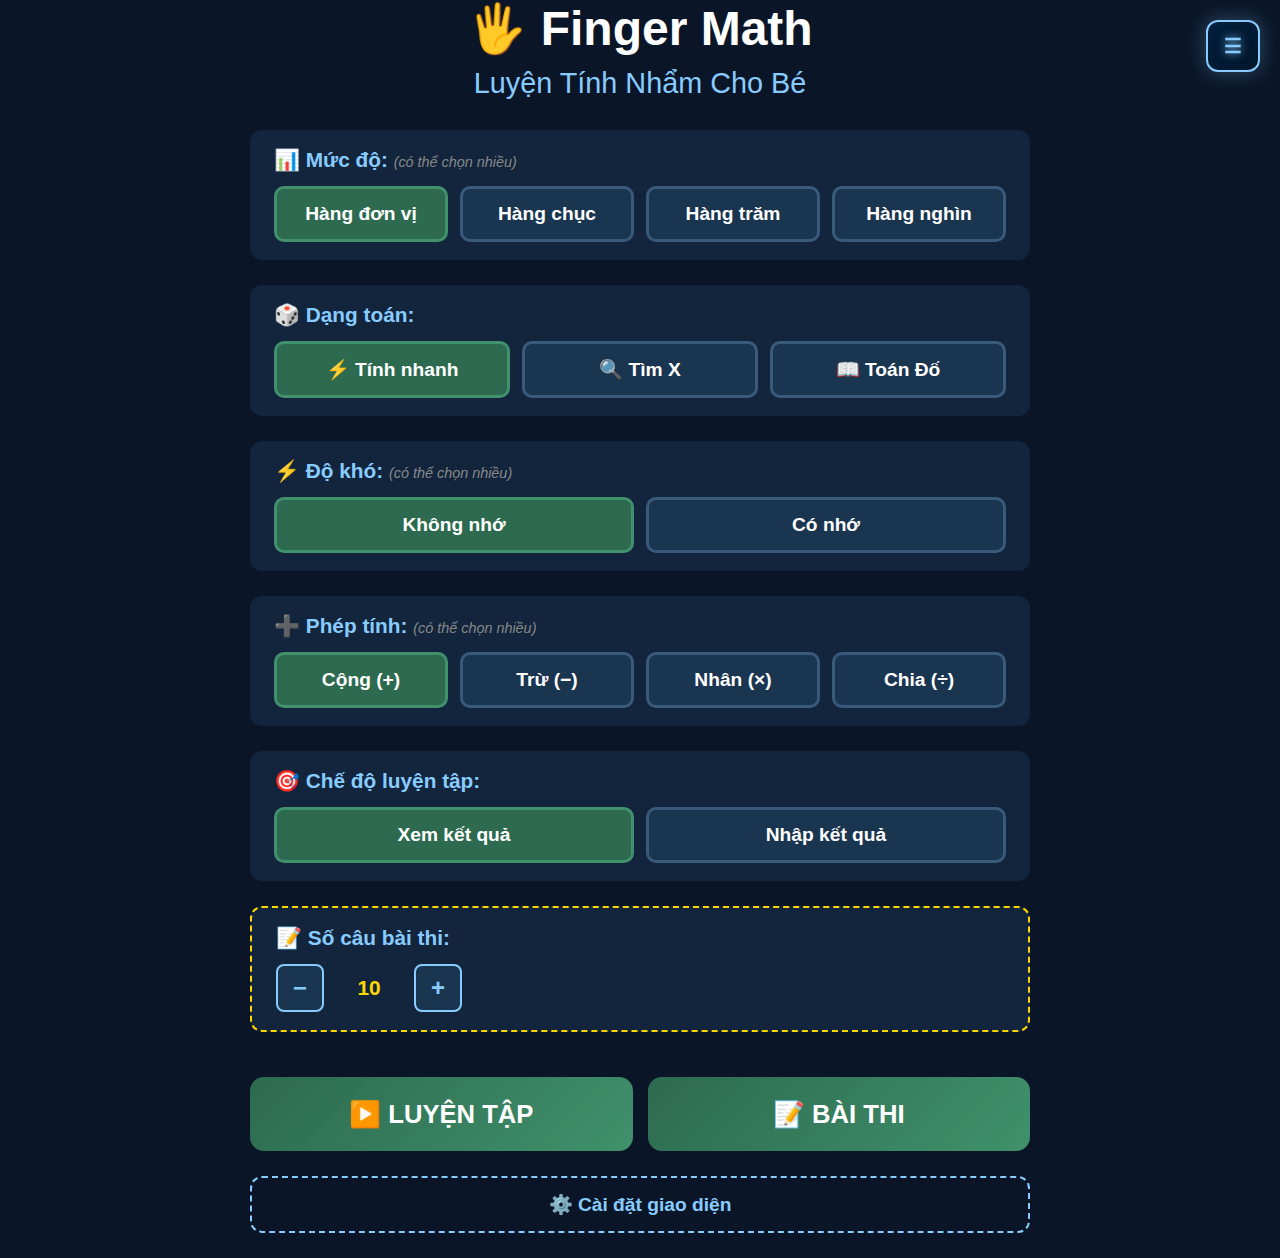
<file: index.html>
<!DOCTYPE html>
<html lang="vi">
<head>
    <meta charset="UTF-8">
    <meta name="viewport" content="width=device-width, initial-scale=1.0, maximum-scale=1.0, user-scalable=no, viewport-fit=cover">
    <title>Finger Math - Luyện Tính Nhẩm</title>
    <link rel="stylesheet" href="styles.css">
    
    <!-- Audio is managed by app.js -->
    
    <style>
        /* TLBB Enhanced Menu Animations */
        @keyframes fadeIn {
            from { opacity: 0; backdrop-filter: blur(0px); }
            to { opacity: 1; backdrop-filter: blur(15px); }
        }
        

        

    </style>
</head>
<body>
    <!-- ENHANCED HAMBURGER MENU FOR GAME SWITCHING -->
    <div id="game-menu" style="
        position: fixed;
        top: 20px;
        right: 20px;
        z-index: 9999;
        background: linear-gradient(135deg, rgba(0, 30, 60, 0.95), rgba(0, 20, 40, 0.9));
        border: 2px solid #88ccff;
        border-radius: 12px;
        padding: 12px 16px;
        cursor: pointer;
        color: #88ccff;
        font-size: 20px;
        backdrop-filter: blur(15px);
        transition: all 0.4s cubic-bezier(0.25, 0.46, 0.45, 0.94);
        box-shadow: 
            0 0 20px rgba(136, 204, 255, 0.3),
            inset 0 0 15px rgba(136, 204, 255, 0.05);
        font-weight: bold;
        text-shadow: 0 0 10px #88ccff;
        user-select: none;
    " onclick="showGameSelector()" title="Trạm Điều Khiển - Chọn Game"
    onmouseover="
        this.style.transform = 'scale(1.1) rotate(90deg)';
        this.style.boxShadow = '0 0 30px rgba(136, 204, 255, 0.6), inset 0 0 20px rgba(136, 204, 255, 0.1)';
        this.style.borderColor = '#ffdd88';
        this.style.color = '#ffdd88';
    "
    onmouseout="
        this.style.transform = 'scale(1) rotate(0deg)';
        this.style.boxShadow = '0 0 20px rgba(136, 204, 255, 0.3), inset 0 0 15px rgba(136, 204, 255, 0.05)';
        this.style.borderColor = '#88ccff';
        this.style.color = '#88ccff';
    "
    onmousedown="this.style.transform = 'scale(0.95) rotate(90deg)'"
    onmouseup="this.style.transform = 'scale(1.1) rotate(90deg)'">
        ☰
    </div>

    <!-- GAME SELECTOR OVERLAY -->
    <!-- ENHANCED TLBB STYLE GAME SELECTOR OVERLAY -->
    <div id="game-selector-overlay" style="
        position: fixed;
        top: 0;
        left: 0;
        width: 100%;
        height: 100%;
        background: linear-gradient(135deg, rgba(0, 0, 0, 0.95), rgba(0, 20, 40, 0.9));
        z-index: 10000;
        display: none;
        backdrop-filter: blur(15px);
        animation: fadeIn 0.5s ease-out;
    " onclick="hideGameSelector()">
        <div style="
            position: absolute;
            top: 50%;
            left: 50%;
            transform: translate(-50%, -50%);
            background: linear-gradient(135deg, #0a1a2a 0%, #1a2a3a 50%, #0a1a2a 100%);
            border: 3px solid #88ccff;
            border-radius: 25px;
            padding: 40px 35px;
            text-align: center;
            color: #88ccff;
            min-width: 380px;
            max-width: 450px;
            box-shadow: 
                0 0 50px rgba(136, 204, 255, 0.4),
                inset 0 0 30px rgba(136, 204, 255, 0.05);
            position: relative;
            overflow: hidden;
        " onclick="event.stopPropagation()">
            
            <!-- Decorative Header -->
            <div style="
                background: linear-gradient(90deg, transparent, #88ccff, transparent);
                height: 2px;
                width: 80%;
                margin: 0 auto 20px auto;
                opacity: 0.6;
            "></div>
            
            <h2 style="
                color: #88ccff; 
                margin-bottom: 25px;
                font-size: 28px;
                text-shadow: 0 0 20px #88ccff;
                font-weight: bold;
            ">🌟 TRẠM ĐIỀU KHIỂN</h2>
            
            <p style="
                color: #888;
                margin-bottom: 30px;
                font-size: 14px;
            ">Chọn nhiệm vụ để tiếp tục hành trình</p>
            
            <div style="display: flex; flex-direction: column; gap: 15px;">
                <button onclick="window.location.href='./main.html'" class="game-nav-btn" style="
                    background: linear-gradient(135deg, rgba(136, 204, 255, 0.2), rgba(100, 180, 255, 0.1));
                    border: 2px solid #88ccff;
                    color: #88ccff;
                    padding: 15px 20px;
                    border-radius: 15px;
                    cursor: pointer;
                    font-size: 16px;
                    font-weight: bold;
                    transition: all 0.4s cubic-bezier(0.25, 0.46, 0.45, 0.94);
                    position: relative;
                    overflow: hidden;
                    text-shadow: 0 0 10px rgba(136, 204, 255, 0.5);
                    display: flex;
                    align-items: center;
                    justify-content: center;
                    gap: 10px;
                ">
                    <span style="font-size: 20px;">🏠</span>
                    <span>TRẠM CHÍNH - Menu Tổng</span>
                </button>
                
                <button onclick="window.location.href='./toán chơi.html'" class="game-nav-btn" style="
                    background: linear-gradient(135deg, rgba(255, 215, 0, 0.2), rgba(255, 180, 0, 0.1));
                    border: 2px solid #ffdd88;
                    color: #ffdd88;
                    padding: 15px 20px;
                    border-radius: 15px;
                    cursor: pointer;
                    font-size: 16px;
                    font-weight: bold;
                    transition: all 0.4s cubic-bezier(0.25, 0.46, 0.45, 0.94);
                    position: relative;
                    overflow: hidden;
                    text-shadow: 0 0 10px rgba(255, 215, 0, 0.5);
                    display: flex;
                    align-items: center;
                    justify-content: center;
                    gap: 10px;
                ">
                    <span style="font-size: 20px;">🚀</span>
                    <span>TOÁN CHƠI - Asteroid Miner</span>
                </button>
                
                <button onclick="window.location.href='./tu tiên.html'" class="game-nav-btn" style="
                    background: linear-gradient(135deg, rgba(255, 51, 51, 0.2), rgba(200, 0, 0, 0.1));
                    border: 2px solid #ff6666;
                    color: #ff6666;
                    padding: 15px 20px;
                    border-radius: 15px;
                    cursor: pointer;
                    font-size: 16px;
                    font-weight: bold;
                    transition: all 0.4s cubic-bezier(0.25, 0.46, 0.45, 0.94);
                    position: relative;
                    overflow: hidden;
                    text-shadow: 0 0 10px rgba(255, 51, 51, 0.5);
                    display: flex;
                    align-items: center;
                    justify-content: center;
                    gap: 10px;
                ">
                    <span style="font-size: 20px;">⚔️</span>
                    <span>TU TIÊN - Thiên Đạo RPG</span>
                </button>
            </div>
            
            <!-- Close Button -->
            <button onclick="hideGameSelector()" style="
                background: linear-gradient(135deg, rgba(255, 51, 51, 0.3), rgba(200, 0, 0, 0.2));
                border: 2px solid #ff6666;
                color: #ff6666;
                padding: 12px 20px;
                border-radius: 12px;
                cursor: pointer;
                font-size: 14px;
                font-weight: bold;
                margin-top: 25px;
                transition: all 0.3s ease;
                text-shadow: 0 0 10px rgba(255, 51, 51, 0.5);
            " onmouseover="this.style.background='linear-gradient(135deg, rgba(255, 51, 51, 0.5), rgba(200, 0, 0, 0.3))'; this.style.transform='scale(1.05)'" onmouseout="this.style.background='linear-gradient(135deg, rgba(255, 51, 51, 0.3), rgba(200, 0, 0, 0.2))'; this.style.transform='scale(1)'">
                ✖ ĐÓNG TRẠM
            </button>
            
            <!-- Decorative corners -->
            <div style="
                position: absolute;
                top: 10px;
                left: 10px;
                width: 25px;
                height: 25px;
                border-top: 3px solid #88ccff;
                border-left: 3px solid #88ccff;
                opacity: 0.7;
            "></div>
            <div style="
                position: absolute;
                top: 10px;
                right: 10px;
                width: 25px;
                height: 25px;
                border-top: 3px solid #88ccff;
                border-right: 3px solid #88ccff;
                opacity: 0.7;
            "></div>
            <div style="
                position: absolute;
                bottom: 10px;
                left: 10px;
                width: 25px;
                height: 25px;
                border-bottom: 3px solid #88ccff;
                border-left: 3px solid #88ccff;
                opacity: 0.7;
            "></div>
            <div style="
                position: absolute;
                bottom: 10px;
                right: 10px;
                width: 25px;
                height: 25px;
                border-bottom: 3px solid #88ccff;
                border-right: 3px solid #88ccff;
                opacity: 0.7;
            "></div>
        </div>
    </div>

    <div class="container">
        <!-- MÀN HÌNH CHÍNH -->
        <div id="home-screen" class="screen active">
            <h1>🖐️ Finger Math</h1>
            <h2>Luyện Tính Nhẩm Cho Bé</h2>

            <!-- Chọn mức độ (multi-select) -->
            <div class="settings-group">
                <label>📊 Mức độ: <span class="hint">(có thể chọn nhiều)</span></label>
                <div class="button-group">
                    <button class="option-btn active" data-setting="level" data-value="unit">Hàng đơn vị</button>
                    <button class="option-btn" data-setting="level" data-value="tens">Hàng chục</button>
                    <button class="option-btn" data-setting="level" data-value="hundreds">Hàng trăm</button>
                    <button class="option-btn" data-setting="level" data-value="thousands">Hàng nghìn</button>
                </div>
            </div>

            <!-- Chọn dạng toán -->
            <div class="settings-group">
                <label>🎲 Dạng toán:</label>
                <div class="button-group">
                    <button class="option-btn active" data-setting="problemType" data-value="quick-math">⚡ Tính nhanh</button>
                    <button class="option-btn" data-setting="problemType" data-value="find-x">🔍 Tìm X</button>
                    <button class="option-btn" data-setting="problemType" data-value="word-problem">📖 Toán Đố</button>
                </div>
            </div>

            <!-- Chọn độ khó (multi-select) -->
            <div class="settings-group">
                <label>⚡ Độ khó: <span class="hint">(có thể chọn nhiều)</span></label>
                <div class="button-group">
                    <button class="option-btn active" data-setting="difficulty" data-value="no-carry">Không nhớ</button>
                    <button class="option-btn" data-setting="difficulty" data-value="carry">Có nhớ</button>
                </div>
            </div>

            <!-- Chọn phép tính (multi-select) -->
            <div class="settings-group">
                <label>➕ Phép tính: <span class="hint">(có thể chọn nhiều)</span></label>
                <div class="button-group">
                    <button class="option-btn active" data-setting="operation" data-value="add">Cộng (+)</button>
                    <button class="option-btn" data-setting="operation" data-value="subtract">Trừ (−)</button>
                    <button class="option-btn" data-setting="operation" data-value="multiply">Nhân (×)</button>
                    <button class="option-btn" data-setting="operation" data-value="divide">Chia (÷)</button>
                </div>
            </div>

            <!-- Chọn chế độ (chỉ cho luyện tập) -->
            <div class="settings-group">
                <label>🎯 Chế độ luyện tập:</label>
                <div class="button-group">
                    <button class="option-btn active" data-setting="mode" data-value="view">Xem kết quả</button>
                    <button class="option-btn" data-setting="mode" data-value="input">Nhập kết quả</button>
                </div>
            </div>

            <!-- Cài đặt bài thi -->
            <div class="settings-group exam-settings">
                <label>📝 Số câu bài thi:</label>
                <div class="size-controls">
                    <button class="size-btn" data-action="exam-decrease">−</button>
                    <span id="exam-count-display">10</span>
                    <button class="size-btn" data-action="exam-increase">+</button>
                </div>
            </div>

            <!-- 2 nút chính -->
            <div class="main-buttons">
                <button id="start-btn" class="primary-btn half-btn">▶️ LUYỆN TẬP</button>
                <button id="exam-btn" class="primary-btn half-btn exam-btn-color">📝 BÀI THI</button>
            </div>

            <!-- Nút cài đặt giao diện (thu gọn) -->
            <button id="toggle-settings-btn" class="toggle-settings-btn">⚙️ Cài đặt giao diện</button>
            
            <!-- Cài đặt giao diện (ẩn mặc định) -->
            <div id="display-settings" class="settings-group display-settings hidden">
                <label>🎨 Tùy chỉnh giao diện:</label>
                <div class="setting-row">
                    <span>Cỡ chữ:</span>
                    <div class="size-controls">
                        <button class="size-btn" data-action="decrease">−</button>
                        <span id="font-size-display">100%</span>
                        <button class="size-btn" data-action="increase">+</button>
                    </div>
                </div>
                <div class="setting-row">
                    <span>Màu chính:</span>
                    <input type="color" id="primary-color" value="#88ccff">
                </div>
                <div class="setting-row">
                    <span>Màu phụ:</span>
                    <input type="color" id="secondary-color" value="#ffd700">
                </div>
                <div class="setting-row">
                    <span>Màu kết quả đúng:</span>
                    <input type="color" id="correct-color" value="#00ff88">
                </div>
                <div class="setting-row">
                    <span>🔊 Âm lượng nhạc nền:</span>
                    <div class="size-controls">
                        <button class="size-btn" data-action="volume-decrease">−</button>
                        <span id="volume-display">50%</span>
                        <button class="size-btn" data-action="volume-increase">+</button>
                    </div>
                </div>
                <button id="reset-settings-btn" class="reset-btn">🔄 Khôi phục mặc định</button>
            </div>
        </div>

        <!-- MÀN HÌNH LUYỆN TẬP -->
        <div id="practice-screen" class="screen">
            <div class="header">
                <button id="back-btn" class="back-btn">← Quay lại</button>
                <div class="problem-counter">Bài số: <span id="problem-number">1</span></div>
                <button id="toggle-highlight-btn" class="toggle-highlight-btn hidden">💡</button>
            </div>

            <div class="problem-area">
                <!-- Hiển thị câu hỏi toán đố -->
                <div id="word-problem-text" class="word-problem-text hidden"></div>
                
                <!-- Hiển thị biểu thức toán học -->
                <div class="problem-display">
                    <span id="num1">0</span>
                    <span id="operator">+</span>
                    <span id="num2">0</span>
                    <span>=</span>
                    <span id="answer-display">?</span>
                </div>
            </div>

            <!-- Chế độ A: Xem kết quả -->
            <div id="mode-view" class="mode-section">
                <button id="show-answer-btn" class="primary-btn">XEM KẾT QUẢ</button>
            </div>

            <!-- Chế độ B: Nhập kết quả -->
            <div id="mode-input" class="mode-section hidden">
                <div class="input-area">
                    <label class="input-label">Đáp án của con:</label>
                    <input type="text" inputmode="numeric" pattern="[0-9]*" id="user-answer">
                </div>
                <button id="check-btn" class="primary-btn">KIỂM TRA</button>
            </div>

            <!-- Khu vực phản hồi -->
            <div id="feedback-area" class="feedback-area hidden">
                <div id="feedback-message" class="feedback-message"></div>
                <div id="correct-answer" class="correct-answer"></div>
            </div>

            <!-- Nút bài tiếp theo -->
            <button id="next-btn" class="primary-btn next-btn hidden">BÀI TIẾP THEO →</button>
        </div>

        <!-- MÀN HÌNH BÀI THI - Từng câu một -->
        <div id="exam-screen" class="screen">
            <div class="header">
                <button id="exam-back-btn" class="back-btn">← Quay lại</button>
                <button id="exam-toggle-highlight-btn" class="toggle-highlight-btn" title="Bật/Tắt hiển thị đề bài">💡</button>
                <div class="problem-counter">Câu: <span id="exam-current">1</span> / <span id="exam-total">10</span></div>
            </div>

            <div class="word-problem-text hidden" id="exam-word-problem-text"></div>

            <div class="problem-area" id="exam-problem-area">
                <div class="problem-display">
                    <span id="exam-num1">0</span>
                    <span id="exam-operator">+</span>
                    <span id="exam-num2">0</span>
                    <span>=</span>
                    <span id="exam-answer-display">?</span>
                </div>
            </div>

            <div class="input-area">
                <label class="input-label">Nhập đáp án:</label>
                <input type="text" inputmode="numeric" pattern="[0-9-]*" id="exam-user-answer">
            </div>

            <div class="exam-nav-buttons">
                <button id="exam-prev-btn" class="primary-btn nav-btn">← QUAY LẠI</button>
                <button id="exam-next-btn" class="primary-btn nav-btn">TIẾP THEO →</button>
            </div>
        </div>

        <!-- MÀN HÌNH XEM LẠI TRƯỚC KHI NỘP -->
        <div id="review-screen" class="screen">
            <div class="header">
                <button id="review-back-btn" class="back-btn">← Tiếp tục làm bài</button>
                <h2 class="review-title">📋 XEM LẠI BÀI THI</h2>
            </div>

            <div class="review-summary">
                <div class="summary-item done">
                    <span class="summary-label">✓ Đã làm:</span>
                    <span id="done-count" class="summary-value">0</span>
                </div>
                <div class="summary-item not-done">
                    <span class="summary-label">○ Chưa làm:</span>
                    <span id="not-done-count" class="summary-value">0</span>
                </div>
            </div>

            <div class="review-list" id="review-list">
                <!-- Danh sách câu hỏi sẽ được sinh bằng JS -->
            </div>

            <button id="submit-exam-btn" class="primary-btn submit-btn">📤 NỘP BÀI THI</button>
        </div>

        <!-- MÀN HÌNH KẾT QUẢ BÀI THI -->
        <div id="result-screen" class="screen">
            <div class="result-container">
                <h1 class="result-title">🎉 KẾT QUẢ BÀI THI</h1>
                
                <div class="result-score">
                    <div class="score-circle">
                        <span id="score-percent">0%</span>
                    </div>
                </div>

                <div class="result-details">
                    <div class="result-item correct-item">
                        <span class="result-label">✓ Số câu đúng:</span>
                        <span id="correct-count" class="result-value">0</span>
                    </div>
                    <div class="result-item incorrect-item">
                        <span class="result-label">✗ Số câu sai:</span>
                        <span id="incorrect-count" class="result-value">0</span>
                    </div>
                    <div class="result-item total-item">
                        <span class="result-label">📊 Tổng số câu:</span>
                        <span id="total-count" class="result-value">0</span>
                    </div>
                </div>

                <div class="result-message excellent" id="result-message">
                    🎉 Con đã hoàn thành bài thi!
                </div>

                <!-- Bảng chi tiết kết quả 3 cột -->
                <div class="result-table-container">
                    <table class="result-table">
                        <thead>
                            <tr>
                                <th>Bài toán</th>
                                <th>Đáp án</th>
                                <th>Kết quả</th>
                            </tr>
                        </thead>
                        <tbody id="result-table-body">
                            <!-- Sẽ được sinh bằng JS -->
                        </tbody>
                    </table>
                </div>

                <button id="home-btn" class="primary-btn">🏠 VỀ TRANG CHỦ</button>
            </div>
        </div>
    </div>

    <script src="app.js"></script>
    <script>
        // Enhanced Game Selector Functions with Beautiful Animations
        function showGameSelector() {
            const overlay = document.getElementById('game-selector-overlay');
            const panel = overlay.querySelector('div');
            
            overlay.style.display = 'block';
            overlay.style.opacity = '0';
            
            if (panel) {
                panel.style.transform = 'translate(-50%, -50%) scale(0.8) rotateY(-15deg)';
                panel.style.opacity = '0';
            }
            
            // Animate in
            setTimeout(() => {
                overlay.style.opacity = '1';
                overlay.style.transition = 'opacity 0.4s ease-out';
                
                if (panel) {
                    panel.style.transform = 'translate(-50%, -50%) scale(1) rotateY(0deg)';
                    panel.style.opacity = '1';
                    panel.style.transition = 'all 0.6s cubic-bezier(0.34, 1.56, 0.64, 1)';
                }
            }, 10);
            
            // Lock body scroll
            document.body.style.overflow = 'hidden';
        }
        
        function hideGameSelector() {
            const overlay = document.getElementById('game-selector-overlay');
            const panel = overlay.querySelector('div');
            
            // Animate out
            overlay.style.opacity = '0';
            overlay.style.transition = 'opacity 0.3s ease-in';
            
            if (panel) {
                panel.style.transform = 'translate(-50%, -50%) scale(0.8) rotateY(15deg)';
                panel.style.opacity = '0';
                panel.style.transition = 'all 0.4s cubic-bezier(0.55, 0.085, 0.68, 0.53)';
            }
            
            setTimeout(() => {
                overlay.style.display = 'none';
                
                // Restore body scroll
                document.body.style.overflow = '';
            }, 400);
        }
        
        // Close menu with Escape key
        document.addEventListener('keydown', function(e) {
            if (e.key === 'Escape') {
                hideGameSelector();
            }
        });
        
    </script>
</body>
</html>
</file>
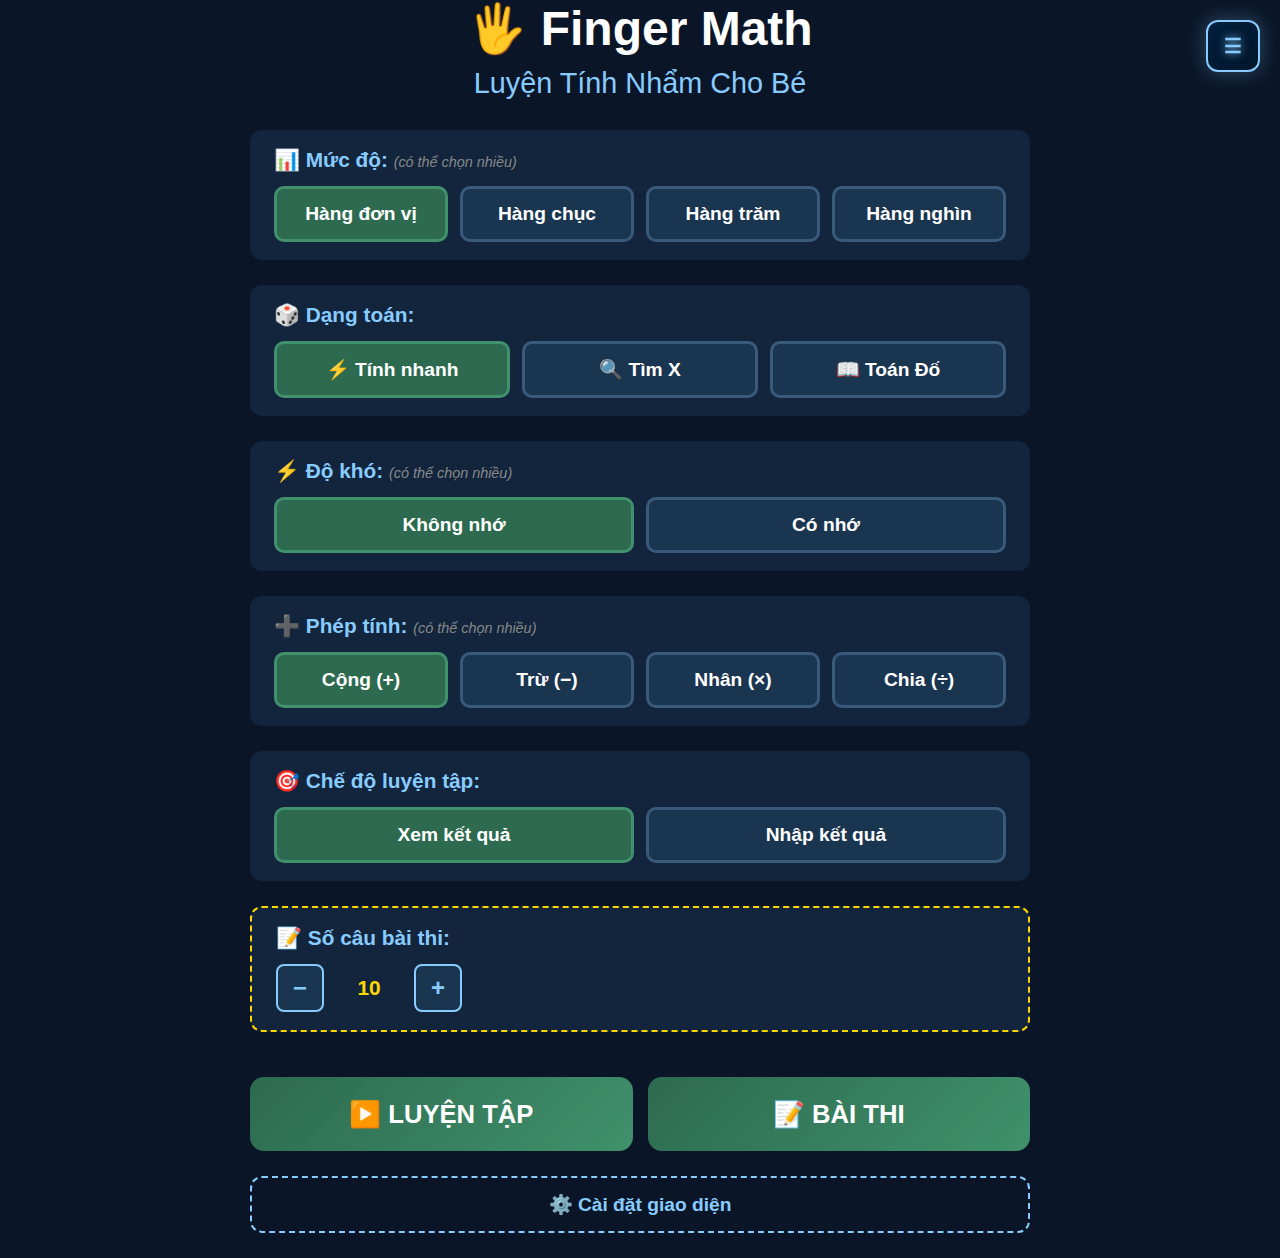
<file: game-launcher.html>
<!DOCTYPE html>
<html lang="vi">
<head>
    <meta charset="UTF-8">
    <meta name="viewport" content="width=device-width, initial-scale=1.0">
    <title>🎮 Hệ Thống Multi-Game</title>
    <style>
        /* ===== BASE STYLES ===== */
        * { margin: 0; padding: 0; box-sizing: border-box; }
        
        body {
            font-family: 'Segoe UI', sans-serif;
            background: #0a1628;
            color: white;
            min-height: 100vh;
            overflow: hidden;
        }

        /* ===== HAMBURGER MENU ===== */
        .hamburger-menu {
            position: fixed;
            top: 15px;
            right: 15px;
            z-index: 1000;
        }

        .hamburger-btn {
            background: #12253d;
            border: 2px solid #88ccff;
            border-radius: 8px;
            color: #88ccff;
            cursor: pointer;
            font-size: 18px;
            padding: 8px 12px;
            transition: all 0.3s ease;
        }

        .hamburger-btn:hover {
            background: #88ccff;
            color: #0a1628;
            transform: scale(1.05);
        }

        /* ===== GAME SELECTOR ===== */
        .game-selector {
            position: fixed;
            top: 0;
            left: 0;
            width: 100vw;
            height: 100vh;
            background: rgba(0, 0, 0, 0.8);
            backdrop-filter: blur(10px);
            display: flex;
            justify-content: center;
            align-items: center;
            z-index: 999;
        }

        .game-selector.hidden { display: none; }

        .game-selector-content {
            background: #12253d;
            border: 2px solid #88ccff;
            border-radius: 16px;
            padding: 24px;
            max-width: 400px;
            width: 90%;
        }

        .game-selector-header {
            display: flex;
            justify-content: space-between;
            align-items: center;
            margin-bottom: 20px;
            padding-bottom: 12px;
            border-bottom: 1px solid #3a5a7c;
        }

        .game-selector-header h3 {
            color: #88ccff;
            font-size: 20px;
        }

        .close-btn {
            background: none;
            border: none;
            color: #ff6b6b;
            font-size: 18px;
            cursor: pointer;
            padding: 4px 8px;
            border-radius: 4px;
        }

        .close-btn:hover { background: rgba(255, 107, 107, 0.2); }

        .game-list {
            display: flex;
            flex-direction: column;
            gap: 12px;
        }

        .game-btn {
            display: flex;
            align-items: center;
            gap: 16px;
            background: #0a1628;
            border: 2px solid #3a5a7c;
            border-radius: 12px;
            padding: 16px;
            color: white;
            cursor: pointer;
            transition: all 0.3s ease;
        }

        .game-btn:hover {
            border-color: #88ccff;
            background: rgba(136, 204, 255, 0.1);
        }

        .game-btn.active {
            border-color: #ffd700;
            background: rgba(255, 215, 0, 0.1);
        }

        .game-icon { font-size: 24px; }
        .game-title { font-size: 16px; color: #88ccff; margin-bottom: 4px; }
        .game-desc { font-size: 12px; color: #aaa; }

        /* ===== GAME AREA ===== */
        .game-area {
            width: 100vw;
            height: 100vh;
            position: relative;
        }

        /* ===== LOADING ===== */
        .loading-screen {
            position: fixed;
            top: 0;
            left: 0;
            width: 100vw;
            height: 100vh;
            background: #0a1628;
            display: flex;
            flex-direction: column;
            justify-content: center;
            align-items: center;
            z-index: 998;
        }

        .loading-screen.hidden { display: none; }

        .loading-spinner {
            width: 48px;
            height: 48px;
            border: 4px solid #3a5a7c;
            border-top-color: #88ccff;
            border-radius: 50%;
            animation: spin 1s linear infinite;
            margin-bottom: 16px;
        }

        @keyframes spin {
            from { transform: rotate(0deg); }
            to { transform: rotate(360deg); }
        }

        .loading-text {
            color: #88ccff;
            font-size: 16px;
        }

        /* ===== ERROR DISPLAY ===== */
        .error-screen {
            display: flex;
            flex-direction: column;
            justify-content: center;
            align-items: center;
            height: 100vh;
            background: #0a1628;
            color: #ff6b6b;
            text-align: center;
            padding: 20px;
        }

        .error-icon { font-size: 48px; margin-bottom: 20px; }
        .error-title { font-size: 24px; margin-bottom: 10px; }
        .error-message { margin-bottom: 20px; max-width: 400px; }

        .retry-btn {
            background: #88ccff;
            color: #0a1628;
            border: none;
            padding: 12px 24px;
            border-radius: 8px;
            font-size: 16px;
            cursor: pointer;
        }
    </style>
</head>
<body>
    <!-- HAMBURGER MENU -->
    <div class="hamburger-menu">
        <button id="hamburger-btn" class="hamburger-btn">☰</button>
    </div>

    <!-- GAME SELECTOR OVERLAY -->
    <div id="game-selector" class="game-selector hidden">
        <div class="game-selector-content">
            <div class="game-selector-header">
                <h3>✨ CHỌN GAME</h3>
                <button id="close-selector" class="close-btn">✖</button>
            </div>
            <div class="game-list">
                <button class="game-btn active" data-game="toan-so">
                    <span class="game-icon">🖐️</span>
                    <div>
                        <div class="game-title">Toán Số</div>
                        <div class="game-desc">Luyện tính nhẩm</div>
                    </div>
                </button>
                
                <button class="game-btn" data-game="toan-choi">
                    <span class="game-icon">🚀</span>
                    <div>
                        <div class="game-title">Toán Chơi</div>
                        <div class="game-desc">Asteroid Miner</div>
                    </div>
                </button>
                
                <button class="game-btn" data-game="tu-tien">
                    <span class="game-icon">⚔️</span>
                    <div>
                        <div class="game-title">Tu Tiên</div>
                        <div class="game-desc">Thiên Đạo Đại Chiến</div>
                    </div>
                </button>
            </div>
        </div>
    </div>

    <!-- MAIN GAME AREA -->
    <div id="game-area" class="game-area">
        <!-- Games will be loaded here -->
    </div>

    <!-- LOADING SCREEN -->
    <div id="loading-screen" class="loading-screen hidden">
        <div class="loading-spinner"></div>
        <div class="loading-text">Đang tải game...</div>
    </div>

    <script>
        // ===== SIMPLE GAME LOADER =====
        class SimpleGameApp {
            constructor() {
                this.currentGame = null;
                this.currentGameType = null;
                this.isLoading = false;
            }

            init() {
                console.log('🎮 Starting Simple Game App...');
                this.initEvents();
                this.loadDefaultGame();
            }

            initEvents() {
                // Hamburger menu
                document.getElementById('hamburger-btn').addEventListener('click', () => {
                    document.getElementById('game-selector').classList.toggle('hidden');
                });

                // Close selector
                document.getElementById('close-selector').addEventListener('click', () => {
                    document.getElementById('game-selector').classList.add('hidden');
                });

                // Game buttons
                document.querySelectorAll('.game-btn').forEach(btn => {
                    btn.addEventListener('click', () => {
                        this.loadGame(btn.dataset.game);
                        document.getElementById('game-selector').classList.add('hidden');
                    });
                });
            }

            async loadDefaultGame() {
                console.log('Loading default game: Toán Số');
                await this.loadGame('toan-so');
            }

            async loadGame(gameType) {
                if (this.isLoading || this.currentGameType === gameType) return;

                this.isLoading = true;
                this.showLoading();

                try {
                    // Destroy current game
                    this.destroyCurrentGame();

                    // Load game script if needed
                    await this.loadGameScript(gameType);

                    // Initialize new game
                    const GameModule = this.getGameModule(gameType);
                    if (!GameModule) {
                        throw new Error(`Game module ${gameType} not found`);
                    }

                    this.currentGame = GameModule.init();
                    this.currentGameType = gameType;
                    
                    this.updateActiveButton(gameType);
                    console.log(`✅ Game ${gameType} loaded successfully`);

                } catch (error) {
                    console.error(`❌ Failed to load game ${gameType}:`, error);
                    this.showError(`Không thể tải game ${gameType}`, error.message);
                } finally {
                    this.isLoading = false;
                    this.hideLoading();
                }
            }

            destroyCurrentGame() {
                if (this.currentGame && this.currentGame.destroy) {
                    this.currentGame.destroy();
                }
                
                const gameArea = document.getElementById('game-area');
                if (gameArea) gameArea.innerHTML = '';
                
                this.currentGame = null;
                this.currentGameType = null;
            }

            async loadGameScript(gameType) {
                // Check if already loaded
                if (this.getGameModule(gameType)) return;

                return new Promise((resolve, reject) => {
                    const script = document.createElement('script');
                    script.src = `games/${gameType}.js`;
                    script.onload = resolve;
                    script.onerror = () => reject(new Error(`Script load failed: ${gameType}.js`));
                    document.head.appendChild(script);
                });
            }

            getGameModule(gameType) {
                switch (gameType) {
                    case 'toan-so': return window.ToanSoGame;
                    case 'toan-choi': return window.ToanChoiGame;
                    case 'tu-tien': return window.TuTienGame;
                    default: return null;
                }
            }

            updateActiveButton(gameType) {
                document.querySelectorAll('.game-btn').forEach(btn => btn.classList.remove('active'));
                const activeBtn = document.querySelector(`[data-game="${gameType}"]`);
                if (activeBtn) activeBtn.classList.add('active');
            }

            showLoading() {
                document.getElementById('loading-screen').classList.remove('hidden');
            }

            hideLoading() {
                document.getElementById('loading-screen').classList.add('hidden');
            }

            showError(title, message) {
                const gameArea = document.getElementById('game-area');
                gameArea.innerHTML = `
                    <div class="error-screen">
                        <div class="error-icon">⚠️</div>
                        <div class="error-title">${title}</div>
                        <div class="error-message">${message}</div>
                        <button class="retry-btn" onclick="location.reload()">🔄 Tải lại trang</button>
                    </div>
                `;
            }
        }

        // ===== START APP =====
        const app = new SimpleGameApp();
        
        document.addEventListener('DOMContentLoaded', () => {
            try {
                app.init();
            } catch (error) {
                console.error('Failed to start app:', error);
                alert('Không thể khởi động ứng dụng!');
            }
        });

        // Global reference for debugging
        window.app = app;
    </script>
</body>
</html>
</file>
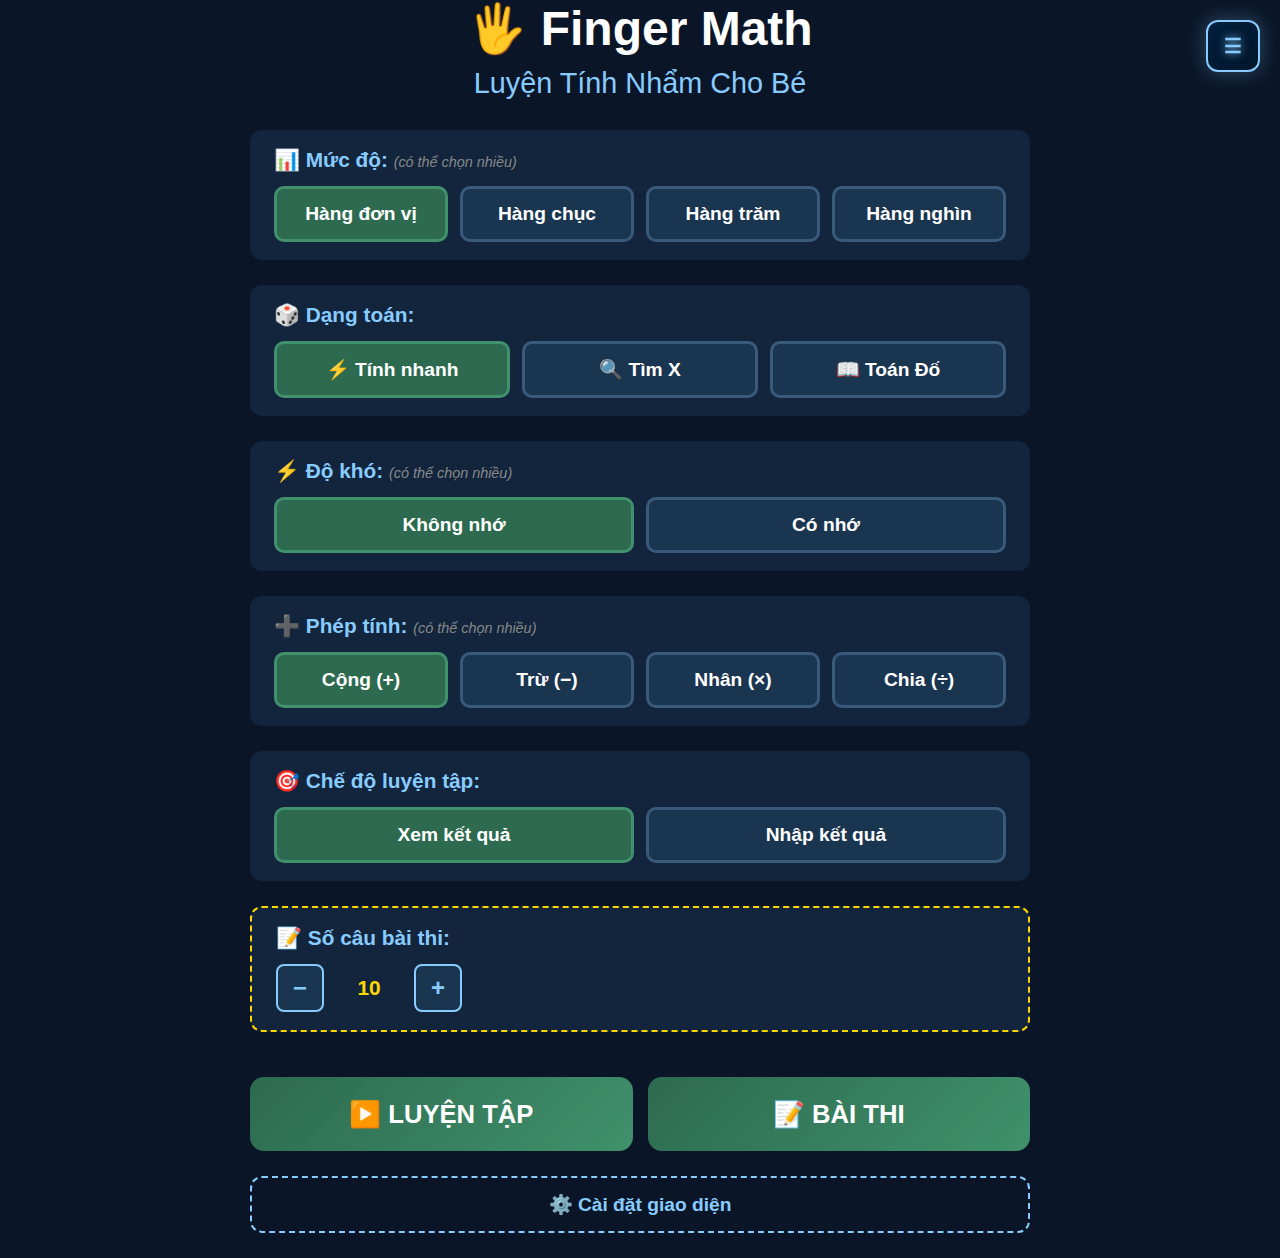
<file: main.html>
<!DOCTYPE html>
<html lang="vi">
<head>
    <meta charset="UTF-8">
    <meta name="viewport" content="width=device-width, initial-scale=1.0">
    <title>Hệ Thống Game - Multi-Game System</title>
    <link rel="stylesheet" href="main.css">
</head>
<body>
    <!-- HAMBURGER MENU -->
    <div id="hamburger-menu" class="hamburger-menu">
        <button id="hamburger-btn" class="hamburger-btn">
            <span>☰</span>
        </button>
    </div>

    <!-- GAME SELECTOR OVERLAY (Hidden by default) -->
    <div id="game-selector" class="game-selector hidden">
        <div class="game-selector-content">
            <div class="game-selector-header">
                <h3>✨ CHỌN GAME</h3>
                <button id="close-selector" class="close-btn">✖</button>
            </div>
            <div class="game-list">
                <button class="game-btn active" data-game="toan-so">
                    <span class="game-icon">🖐️</span>
                    <div class="game-info">
                        <div class="game-title">Toán Số</div>
                        <div class="game-desc">Luyện tính nhẩm</div>
                    </div>
                </button>
                
                <button class="game-btn" data-game="toan-choi">
                    <span class="game-icon">🚀</span>
                    <div class="game-info">
                        <div class="game-title">Toán Chơi</div>
                        <div class="game-desc">Asteroid Miner</div>
                    </div>
                </button>
                
                <button class="game-btn" data-game="tu-tien">
                    <span class="game-icon">⚔️</span>
                    <div class="game-info">
                        <div class="game-title">Tu Tiên</div>
                        <div class="game-desc">Thiên Đạo Đại Chiến</div>
                    </div>
                </button>
            </div>
        </div>
    </div>

    <!-- MAIN GAME AREA -->
    <div id="game-area" class="game-area">
        <!-- Games will be loaded here dynamically -->
    </div>

    <!-- LOADING SCREEN -->
    <div id="loading-screen" class="loading-screen hidden">
        <div class="loading-spinner"></div>
        <div class="loading-text">Đang tải game...</div>
    </div>

    <!-- SCRIPTS -->
    <script src="main-app-simple.js"></script>
    <script>
        // Initialize the Multi-Game Application
        let gameApp;
        
        document.addEventListener('DOMContentLoaded', () => {
            console.log('DOM loaded, initializing Multi-Game App...');
            try {
                gameApp = new MultiGameApp();
                gameApp.init();
            } catch (error) {
                console.error('Failed to create MultiGameApp:', error);
            }
        });
    </script>
</body>
</html>
</file>
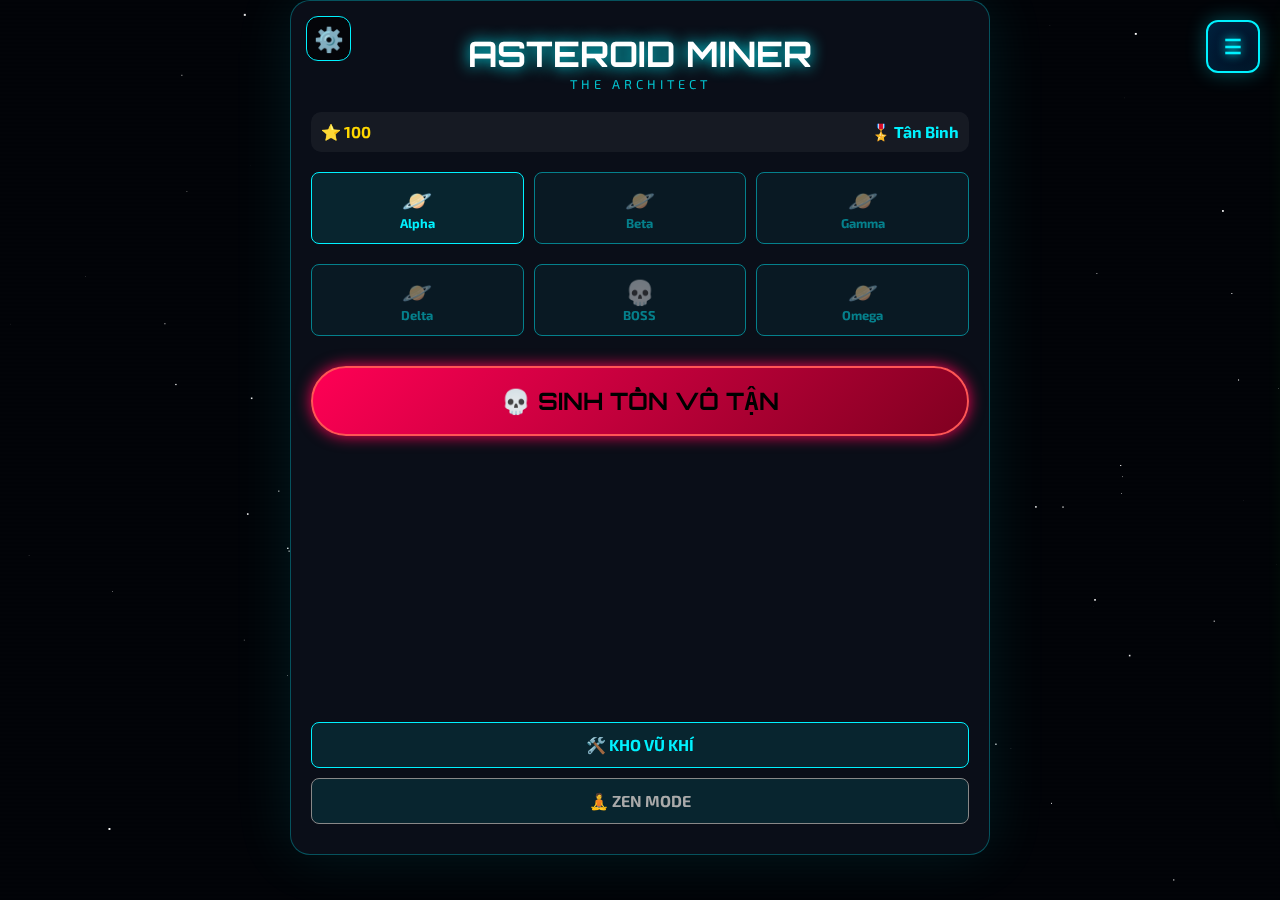
<file: toán chơi.html>
<!DOCTYPE html>
<html lang="vi">
<head>
    <meta charset="UTF-8">
    <meta name="viewport" content="width=device-width, initial-scale=1.0, maximum-scale=1.0, user-scalable=no, viewport-fit=cover">
    <title>Asteroid Miner V15 - The Architect</title>
    <link href="https://fonts.googleapis.com/css2?family=Exo+2:wght@400;600;800&family=Orbitron:wght@400;700;900&family=VT323&display=swap" rel="stylesheet">
    
    <!-- TLBB COMPLETE AUDIO SYSTEM -->
    <!-- Background Music -->
    <audio id="bg-music" preload="auto" loop>
        <source src="music/Sound_TLBB/music/yinsen1.mp3" type="audio/mpeg">
    </audio>
    
    <!-- Game Sounds -->
    <audio id="correct-sound" preload="auto">
        <source src="music/Sound_TLBB/SuccessMRZ.wav" type="audio/wav">
    </audio>
    <audio id="wrong-sound" preload="auto">
        <source src="music/Sound_TLBB/FailMRZ.wav" type="audio/wav">
    </audio>
    <audio id="skill-sound" preload="auto">
        <source src="music/Sound_TLBB/skill_leitingzhinu.wav" type="audio/wav">
    </audio>
    
    <!-- Interface Sounds -->
    <audio id="button-click" preload="auto">
        <source src="music/Sound_TLBB/interface/click_common_1.wav" type="audio/wav">
    </audio>
    <audio id="window-open" preload="auto">
        <source src="music/Sound_TLBB/interface/common_window_open.wav" type="audio/wav">
    </audio>
    <audio id="window-close" preload="auto">
        <source src="music/Sound_TLBB/interface/common_window_close.wav" type="audio/wav">
    </audio>
    <audio id="level-complete" preload="auto">
        <source src="music/Sound_TLBB/interface/quest_complete.wav" type="audio/wav">
    </audio>
    <audio id="money-sound" preload="auto">
        <source src="music/Sound_TLBB/interface/sound_money.wav" type="audio/wav">
    </audio>
    
    <style>
        /* ===== 1. CORE VARIABLES ===== */
        :root {
            --primary: #00f2ff;       /* Cyan Main */
            --secondary: #ffd700;     /* Gold */
            --success: #00ff9d;       /* Green */
            --danger: #ff0055;        /* Red */
            --bg-deep: #020408;
            --bg-panel: rgba(10, 15, 25, 0.96);
            --border: 1px solid rgba(0, 242, 255, 0.2);
            --font-hud: 'Orbitron', monospace;
            --font-ui: 'Exo 2', sans-serif;
            --font-code: 'VT323', monospace;
        }

        * { box-sizing: border-box; margin: 0; padding: 0; user-select: none; -webkit-tap-highlight-color: transparent; }
        
        body {
            font-family: var(--font-ui); background-color: var(--bg-deep); color: #fff;
            min-height: 100vh; min-height: -webkit-fill-available;
            overflow-x: hidden; overflow-y: auto;
            display: flex; justify-content: center; align-items: center;
            background-image: radial-gradient(circle at 50% 50%, #111827, #000);
            -webkit-text-size-adjust: 100%;
        }

        #bg-canvas { position: fixed; top: 0; left: 0; width: 100%; height: 100%; z-index: -2; }

        #bg-canvas { position: fixed; top: 0; left: 0; width: 100%; height: 100%; z-index: -2; }
        .crt-scanline {
            position: fixed; top: 0; left: 0; width: 100%; height: 100%; z-index: -1;
            background: linear-gradient(rgba(0,0,0,0) 50%, rgba(0,0,0,0.1) 50%); background-size: 100% 4px; pointer-events: none;
        }

        /* ===== 2. MAIN CONTAINER ===== */
        .game-container {
            width: 100%; max-width: 600px; min-height: 100vh; min-height: -webkit-fill-available;
            max-height: none;
            background: var(--bg-panel); position: relative; display: flex; flex-direction: column;
            backdrop-filter: blur(20px); box-shadow: 0 0 60px rgba(0, 242, 255, 0.1); border: var(--border);
        }
        
        /* Desktop */
        @media (min-width: 1024px) { 
            .game-container { 
                height: 95vh; 
                border-radius: 20px; 
                border: 1px solid rgba(0,242,255,0.3);
                max-width: 700px;
            } 
        }
        
        /* Tablet */
        @media (min-width: 600px) and (max-width: 1023px) { 
            .game-container { 
                height: 95vh; 
                border-radius: 15px; 
                border: 1px solid rgba(0,242,255,0.3);
                max-width: 90vw;
            }
            h1.title {
                font-size: 1.8rem !important;
            }
            .btn-main {
                padding: 10px !important;
                font-size: 0.9rem !important;
            }
        }
        
        /* Mobile */
        @media (max-width: 599px) {
            body {
                padding: 0;
                align-items: stretch;
                overflow-y: auto;
                -webkit-overflow-scrolling: touch;
            }
            .game-container {
                min-height: 100vh;
                min-height: -webkit-fill-available;
                height: auto;
                max-height: none;
                border-radius: 0;
                border: none;
                max-width: none;
            }
            h1.title {
                font-size: 1.5rem !important;
                margin-top: 5px !important;
            }
            .subtitle {
                font-size: 0.7rem !important;
                margin-bottom: 15px !important;
            }
            .screen {
                padding: 15px !important;
            }
            .btn-main {
                padding: 14px !important;
                font-size: 1rem !important;
                margin-bottom: 12px !important;
            }
            .btn-fire {
                padding: 16px !important;
                font-size: 1.3rem !important;
            }
            /* Reduce viewport min-height on small screens to show fire button */
            .viewport {
                min-height: 180px !important;
                margin-bottom: 10px !important;
            }
            .input-row {
                margin-bottom: 10px !important;
            }
            .skill-row {
                margin-bottom: 8px !important;
            }
            .hud-top {
                padding: 10px 15px !important;
                margin-bottom: 10px !important;
            }
            .settings-btn {
                width: 40px !important;
                height: 40px !important;
                top: 10px !important;
                left: 10px !important;
                font-size: 1.3rem !important;
            }
        }

        .screen { flex: 1; display: none; flex-direction: column; padding: 20px; overflow-y: auto; animation: fadeIn 0.3s; }
        .screen.active { display: flex; }
        @keyframes fadeIn { from { opacity: 0; } to { opacity: 1; } }
        .hidden { display: none !important; }

        /* ===== 3. UI ELEMENTS ===== */
        h1.title { font-family: var(--font-hud); font-size: 2.2rem; text-align: center; color: #fff; text-shadow: 0 0 15px var(--primary); margin-top: 10px; }
        .subtitle { text-align: center; color: var(--primary); font-size: 0.8rem; letter-spacing: 4px; margin-bottom: 20px; opacity: 0.8; }

        button { cursor: pointer; border: none; outline: none; font-family: var(--font-ui); font-weight: 700; transition: 0.2s; position: relative; overflow: hidden; }
        button:active { transform: scale(0.96); }

        .btn-main { background: rgba(0,242,255,0.1); border: 1px solid var(--primary); color: var(--primary); padding: 12px; border-radius: 8px; width: 100%; margin-bottom: 10px; font-size: 1rem; }
        .btn-main:hover { background: var(--primary); color: #000; box-shadow: 0 0 20px var(--primary); }

        .btn-fire {
            background: linear-gradient(135deg, #ffd700, #ff8800); color: #000;
            font-family: var(--font-hud); font-size: 1.5rem; padding: 18px; border-radius: 50px; width: 100%;
            box-shadow: 0 0 15px rgba(255,170,0,0.5); border: 2px solid #fff;
            animation: pulse 2s infinite;
        }
        .btn-fire.jammed { background: #555; color: #888; border-color: #555; animation: none; cursor: not-allowed; }
        @keyframes pulse { 0% {box-shadow: 0 0 15px rgba(255,170,0,0.5);} 50% {box-shadow: 0 0 30px rgba(255,170,0,0.8);} }

        /* Settings Button */
        .settings-btn {
            position: absolute; top: 15px; left: 15px; z-index: 50;
            background: rgba(0,0,0,0.6); border: 1px solid var(--primary); color: var(--primary);
            width: 45px; height: 45px; border-radius: 12px; display: flex; align-items: center; justify-content: center;
            font-size: 1.5rem; transition: 0.3s;
        }
        .settings-btn:hover { background: var(--primary); color: #000; box-shadow: 0 0 15px var(--primary); transform: rotate(90deg); }

        /* ===== 4. SETTINGS MODAL (REMASTERED) ===== */
        .settings-modal {
            position: absolute; top: 0; left: 0; width: 100%; height: 100%; background: #05080c; z-index: 200;
            display: none; flex-direction: column; padding: 20px; overflow-y: auto;
        }
        .settings-modal.active { display: flex; animation: slideUp 0.3s; }
        @keyframes slideUp { from { transform: translateY(50px); opacity: 0; } to { transform: translateY(0); opacity: 1; } }
        
        /* Mobile settings adjustments */
        @media (max-width: 599px) {
            .settings-modal {
                padding: 15px !important;
            }
            .settings-modal h2 {
                font-size: 1.3rem !important;
                margin-bottom: 15px !important;
            }
            .settings-modal .btn-main {
                margin-bottom: 8px !important;
                padding: 12px !important;
            }
            .game-nav-btn {
                padding: 12px !important;
                margin-bottom: 8px !important;
                font-size: 0.9rem !important;
            }
        }

        @keyframes float {
            0%, 100% { transform: translateY(0px) rotate(0deg); opacity: 0.5; }
            50% { transform: translateY(-10px) rotate(180deg); opacity: 1; }
        }
        
        @keyframes fadeIn {
            from { opacity: 0; transform: scale(0.9); }
            to { opacity: 1; transform: scale(1); }
        }
        
        /* Enhanced Game Navigation Buttons */
        .game-nav-btn::before {
            content: '';
            position: absolute;
            top: 0;
            left: -100%;
            width: 100%;
            height: 100%;
            background: linear-gradient(90deg, transparent, rgba(255, 255, 255, 0.2), transparent);
            transition: all 0.6s;
        }
        
        .game-nav-btn:hover::before {
            left: 100%;
        }
        
        .game-nav-btn:hover {
            transform: translateY(-3px) scale(1.02);
            box-shadow: 
                0 8px 25px rgba(0, 0, 0, 0.4),
                0 0 30px currentColor;
        }
        
        .game-nav-btn:active {
            transform: translateY(-1px) scale(0.98);
            transition: all 0.1s;
        }

        /* Custom TLBB Style Scrollbar */
        ::-webkit-scrollbar {
            width: 12px;
        }
        
        /* Mobile scrollbar adjustments */
        @media (max-width: 599px) {
            ::-webkit-scrollbar {
                width: 8px;
            }
        }
        
        ::-webkit-scrollbar-track {
            background: linear-gradient(180deg, #0a1a2a, #1a2a3a);
            border-radius: 10px;
            border: 1px solid rgba(0, 242, 255, 0.2);
        }
        
        ::-webkit-scrollbar-thumb {
            background: linear-gradient(180deg, var(--primary), var(--secondary));
            border-radius: 10px;
            border: 2px solid #0a1a2a;
            box-shadow: 0 0 10px rgba(0, 242, 255, 0.3);
        }
        
        ::-webkit-scrollbar-thumb:hover {
            background: linear-gradient(180deg, #00ffff, #0099ff);
            box-shadow: 0 0 20px rgba(0, 242, 255, 0.5);
        }
        
        /* Touch optimization for mobile */
        @media (max-width: 599px) {
            button {
                min-height: 44px; /* iOS minimum touch target */
                touch-action: manipulation;
            }
            
            .btn-main:active,
            .btn-fire:active,
            .game-nav-btn:active {
                transform: scale(0.95);
                transition: transform 0.1s;
            }
            
            /* Larger touch targets for small elements */
            .settings-btn {
                min-width: 44px;
                min-height: 44px;
            }
        }
        
        /* Prevent zoom on input focus for iOS */
        @media screen and (-webkit-min-device-pixel-ratio: 0) {
            select, textarea, input[type="text"], input[type="password"],
            input[type="datetime"], input[type="datetime-local"],
            input[type="date"], input[type="month"], input[type="time"],
            input[type="week"], input[type="number"], input[type="email"], 
            input[type="url"], input[type="search"], input[type="tel"], 
            input[type="color"] {
                font-size: 16px !important;
            }
        }
            button {
                min-height: 44px; /* iOS minimum touch target */
                touch-action: manipulation;
            }
            
            .btn-main:active,
            .btn-fire:active,
            .game-nav-btn:active {
                transform: scale(0.95);
                transition: transform 0.1s;
            }
            
            /* Larger touch targets for small elements */
            .settings-btn {
                min-width: 44px;
                min-height: 44px;
            }
        }
        
        /* Prevent zoom on input focus for iOS (excluding game-input) */
        @media screen and (-webkit-min-device-pixel-ratio: 0) {
            select:not(.game-input), textarea:not(.game-input), input[type="text"]:not(.game-input), input[type="password"]:not(.game-input),
            input[type="datetime"]:not(.game-input), input[type="datetime-local"]:not(.game-input),
            input[type="date"]:not(.game-input), input[type="month"]:not(.game-input), input[type="time"]:not(.game-input),
            input[type="week"]:not(.game-input), input[type="number"]:not(.game-input), input[type="email"]:not(.game-input), 
            input[type="url"]:not(.game-input), input[type="search"]:not(.game-input), input[type="tel"]:not(.game-input), 
            input[type="color"]:not(.game-input) {
                font-size: 16px !important;
            }
        }
        
        /* Prevent scroll when focusing on game input */
        .game-input:focus {
            scroll-behavior: auto;
        }
        
        body.no-scroll {
            overflow: hidden;
            /* Removed position:fixed to prevent scroll-position-loss on mobile */
            width: 100%;
        }

        /* TLBB Style Range Sliders */
        input[type="range"] {
            -webkit-appearance: none;
            appearance: none;
            height: 6px;
            border-radius: 5px;
            outline: none;
            cursor: pointer;
        }
        
        input[type="range"]::-webkit-slider-thumb {
            -webkit-appearance: none;
            appearance: none;
            width: 18px;
            height: 18px;
            border-radius: 50%;
            background: linear-gradient(135deg, var(--primary), var(--secondary));
            cursor: pointer;
            box-shadow: 0 0 10px rgba(0, 242, 255, 0.5);
            border: 2px solid #fff;
        }
        
        input[type="range"]::-webkit-slider-thumb:hover {
            transform: scale(1.1);
            box-shadow: 0 0 20px rgba(0, 242, 255, 0.8);
        }
        
        input[type="range"]::-moz-range-thumb {
            width: 18px;
            height: 18px;
            border-radius: 50%;
            background: linear-gradient(135deg, var(--primary), var(--secondary));
            cursor: pointer;
            border: 2px solid #fff;
            box-shadow: 0 0 10px rgba(0, 242, 255, 0.5);
        }

        /* Math Config Buttons */
        .math-toggle:hover {
            background: rgba(0, 242, 255, 0.1) !important;
            border-color: var(--primary) !important;
            transform: scale(1.02);
        }
        
        .math-toggle.active {
            background: linear-gradient(135deg, rgba(0, 242, 255, 0.3), rgba(0, 150, 255, 0.2)) !important;
            border-color: var(--primary) !important;
            color: var(--primary) !important;
            box-shadow: 0 0 10px rgba(0, 242, 255, 0.3) !important;
            font-weight: bold;
        }

        .config-section { margin-bottom: 15px; background: rgba(255,255,255,0.03); padding: 15px; border-radius: 12px; border: 1px solid rgba(255,255,255,0.05); }
        .config-header { color: var(--secondary); font-family: var(--font-hud); font-size: 0.85rem; margin-bottom: 10px; display: flex; justify-content: space-between; align-items: center; border-bottom: 1px solid rgba(255,255,255,0.1); padding-bottom: 5px; }
        .config-hint { font-size: 0.65rem; color: #666; font-family: var(--font-ui); text-transform: none; }

        /* Grid System */
        .config-grid { display: grid; gap: 8px; }
        .col-2 { grid-template-columns: 1fr 1fr; }
        .col-3 { grid-template-columns: 1fr 1fr 1fr; }
        .col-4 { grid-template-columns: 1fr 1fr 1fr 1fr; }

        .toggle-btn {
            padding: 10px 5px; background: #1a1f2e; border: 1px solid #334; color: #889; border-radius: 8px; font-size: 0.8rem;
            display: flex; flex-direction: column; align-items: center; justify-content: center; gap: 4px; transition: 0.1s;
        }
        .toggle-btn:hover { background: #252b3d; }
        .toggle-btn.active { background: rgba(0, 242, 255, 0.15); border-color: var(--primary); color: var(--primary); font-weight: 700; box-shadow: inset 0 0 10px rgba(0, 242, 255, 0.1); }
        .toggle-icon { font-size: 1.2rem; }

        /* Developer Toggle */
        .dev-toggle { display: flex; align-items: center; justify-content: space-between; padding: 10px; background: #001100; border: 1px dashed #0f0; border-radius: 8px; color: #0f0; font-family: var(--font-code); margin-top: 10px; }
        .switch { position: relative; display: inline-block; width: 40px; height: 20px; }
        .switch input { opacity: 0; width: 0; height: 0; }
        .slider { position: absolute; cursor: pointer; top: 0; left: 0; right: 0; bottom: 0; background-color: #333; transition: .4s; border-radius: 20px; }
        .slider:before { position: absolute; content: ""; height: 14px; width: 14px; left: 3px; bottom: 3px; background-color: white; transition: .4s; border-radius: 50%; }
        input:checked + .slider { background-color: #0f0; }
        input:checked + .slider:before { transform: translateX(20px); }

        .settings-footer { margin-top: auto; padding-top: 20px; }

        /* ===== 5. GM PANEL (Enhanced) ===== */
        .gm-panel {
            position: fixed; top: 10px; right: -320px; width: 300px; height: auto; max-height: 90vh;
            background: linear-gradient(135deg, #0a0a0a, #1a1a2e, #16213e); 
            border: 2px solid #00ff00; border-radius: 15px; padding: 15px; 
            font-family: 'Courier New', monospace; font-size: 0.8rem; z-index: 1000;
            box-shadow: 0 0 30px rgba(0,255,0,0.3), inset 0 0 20px rgba(0,255,0,0.1);
            backdrop-filter: blur(10px);
            overflow-y: auto;
            transition: all 0.4s cubic-bezier(0.25, 0.46, 0.45, 0.94);
        }
        .gm-panel.active { right: 10px; animation: gmPanelGlow 2s ease-in-out infinite; }
        
        @keyframes gmPanelGlow {
            0%, 100% { box-shadow: 0 0 30px rgba(0,255,0,0.3), inset 0 0 20px rgba(0,255,0,0.1); }
            50% { box-shadow: 0 0 40px rgba(0,255,0,0.5), inset 0 0 30px rgba(0,255,0,0.2); }
        }
        
        .gm-header { 
            color: #00ff00; text-align: center; 
            border-bottom: 2px dashed #00ff00; 
            margin-bottom: 12px; font-size: 1.1rem; 
            text-shadow: 0 0 10px #00ff00;
            padding-bottom: 8px;
            font-weight: bold;
        }
        
        .gm-section {
            margin-bottom: 15px;
            padding: 10px;
            background: rgba(0,255,0,0.05);
            border-radius: 8px;
            border: 1px solid rgba(0,255,0,0.2);
        }
        
        .gm-section-title {
            color: #00dd00;
            font-size: 0.7rem;
            margin-bottom: 8px;
            text-transform: uppercase;
            font-weight: bold;
            border-bottom: 1px solid #00dd00;
            padding-bottom: 3px;
        }
        
        .gm-btn { 
            background: linear-gradient(135deg, #003300, #004400); 
            border: 1px solid #00ff00; 
            color: #00ff00; 
            width: 100%; 
            margin-bottom: 6px; 
            padding: 8px; 
            cursor: pointer; 
            font-family: 'Courier New', monospace; 
            text-transform: uppercase;
            border-radius: 5px;
            transition: all 0.3s;
            font-size: 0.75rem;
            font-weight: bold;
            text-shadow: 0 0 5px #00ff00;
        }
        .gm-btn:hover { 
            background: linear-gradient(135deg, #00ff00, #00dd00); 
            color: #000; 
            box-shadow: 0 0 15px rgba(0,255,0,0.5);
            text-shadow: none;
        }
        .gm-btn.danger {
            background: linear-gradient(135deg, #330000, #440000);
            border-color: #ff3333;
            color: #ff3333;
            text-shadow: 0 0 5px #ff3333;
        }
        .gm-btn.danger:hover {
            background: linear-gradient(135deg, #ff3333, #dd0000);
            color: #fff;
            box-shadow: 0 0 15px rgba(255,51,51,0.5);
            text-shadow: none;
        }
        .gm-btn.special {
            background: linear-gradient(135deg, #000033, #000044);
            border-color: #3333ff;
            color: #3333ff;
            text-shadow: 0 0 5px #3333ff;
        }
        .gm-btn.special:hover {
            background: linear-gradient(135deg, #3333ff, #0000dd);
            color: #fff;
            box-shadow: 0 0 15px rgba(51,51,255,0.5);
            text-shadow: none;
        }
        
        .gm-grid {
            display: grid;
            grid-template-columns: 1fr 1fr 1fr;
            gap: 4px;
        }
        
        .gm-status {
            text-align: center;
            color: #00aa00;
            font-size: 0.6rem;
            margin-top: 10px;
            padding: 5px;
            background: rgba(0,255,0,0.1);
            border-radius: 5px;
            animation: statusBlink 3s ease-in-out infinite;
        }
        
        @keyframes statusBlink {
            0%, 100% { opacity: 0.7; }
            50% { opacity: 1; }
        }

        /* ===== 6. GAMEPLAY ELEMENTS ===== */
        .viewport {
            flex: 1; min-height: 200px; position: relative; margin-bottom: 15px;
            background: radial-gradient(circle at center, #1a2a3a 0%, #000 100%);
            border: 1px solid rgba(0,242,255,0.3); border-radius: 20px;
            box-shadow: inset 0 0 50px #000; overflow: hidden;
            display: flex; flex-direction: column; justify-content: flex-end; align-items: center;
        }
        .grid-lines {
            position: absolute; top:0; left:0; width:100%; height:100%;
            background-image: linear-gradient(rgba(0,242,255,0.1) 1px, transparent 1px), linear-gradient(90deg, rgba(0,242,255,0.1) 1px, transparent 1px);
            background-size: 40px 40px; opacity: 0.3; pointer-events: none;
        }

        .threat-strip { position: absolute; top: 0; left: 0; width: 100%; height: 5px; background: #300; z-index: 10; }
        .threat-fill { height: 100%; background: var(--danger); width: 0%; box-shadow: 0 0 10px var(--danger); }
        
        .monster-area { position: absolute; top: 0; left: 0; width: 100%; height: 100%; display: flex; justify-content: center; align-items: center; padding-bottom: 60px; pointer-events: none; }
        .monster-svg { width: 160px; height: 160px; filter: drop-shadow(0 0 20px rgba(255,255,255,0.1)); animation: float 3s ease-in-out infinite; transition: transform 0.1s; }
        .monster-svg.hit { transform: scale(0.9); filter: brightness(2) sepia(1) hue-rotate(-50deg) saturate(5); }
        @keyframes float { 0%,100%{transform:translateY(0)} 50%{transform:translateY(-15px)} }

        /* Beams */
        .laser { position: absolute; bottom: 0; left: 50%; transform: translateX(-50%); z-index: 5; opacity: 0; pointer-events: none; }
        .laser.beam-blaster { width: 4px; height: 100%; background: #00f2ff; box-shadow: 0 0 15px #00f2ff; transform-origin: bottom; }
        .laser.beam-blaster.shoot { animation: blasterShot 0.15s ease-out; }
        .laser.beam-cannon { width: 30px; height: 30px; border-radius: 50%; background: #ff5500; box-shadow: 0 0 20px #ff5500; bottom: 20px; }
        .laser.beam-cannon.shoot { animation: cannonShot 0.3s ease-out forwards; }
        .laser.beam-vampire { width: 10px; height: 100%; background: #a0f; box-shadow: 0 0 15px #a0f; transform-origin: bottom; }
        .laser.beam-vampire.shoot { animation: vampireShot 0.4s ease-out; }
        .laser.beam-plasma { width: 8px; height: 100%; background: #ffff00; box-shadow: 0 0 25px #ffff00; transform-origin: bottom; }
        .laser.beam-plasma.shoot { animation: plasmaShot 0.2s ease-out; }
        .laser.beam-lightning { width: 6px; height: 100%; background: #9966ff; box-shadow: 0 0 20px #9966ff; transform-origin: bottom; }
        .laser.beam-lightning.shoot { animation: lightningShot 0.1s ease-out; }
        .laser.beam-frost { width: 12px; height: 100%; background: #00ffcc; box-shadow: 0 0 18px #00ffcc; transform-origin: bottom; }
        .laser.beam-frost.shoot { animation: frostShot 0.25s ease-out; }
        .laser.beam-nuclear { width: 15px; height: 100%; background: #00ff00; box-shadow: 0 0 30px #00ff00; transform-origin: bottom; }
        .laser.beam-nuclear.shoot { animation: nuclearShot 0.4s ease-out; }
        
        @keyframes blasterShot { 0%{transform:translateX(-50%) scaleY(0); opacity:1} 100%{transform:translateX(-50%) scaleY(1); opacity:0} }
        @keyframes cannonShot { 0%{bottom:20px; opacity:1; transform:translateX(-50%) scale(0.5)} 80%{bottom:60%; opacity:1; transform:translateX(-50%) scale(1.5)} 100%{bottom:65%; opacity:0; transform:translateX(-50%) scale(2)} }
        @keyframes vampireShot { 0%{transform:translateX(-50%) scaleY(0); opacity:1} 50%{transform:translateX(-50%) scaleY(1); width:15px} 100%{transform:translateX(-50%) scaleY(0); opacity:0} }
        @keyframes plasmaShot { 0%{transform:translateX(-50%) scaleY(0); opacity:1} 100%{transform:translateX(-50%) scaleY(1); opacity:0} }
        @keyframes lightningShot { 0%{transform:translateX(-50%) scaleY(0) scaleX(0); opacity:1} 50%{transform:translateX(-50%) scaleY(1) scaleX(3)} 100%{transform:translateX(-50%) scaleY(1) scaleX(1); opacity:0} }
        @keyframes frostShot { 0%{transform:translateX(-50%) scaleY(0); opacity:1} 100%{transform:translateX(-50%) scaleY(1); opacity:0} }
        @keyframes nuclearShot { 0%{transform:translateX(-50%) scaleY(0) scale(0.5); opacity:1} 100%{transform:translateX(-50%) scaleY(1) scale(1.2); opacity:0} }

        /* Obstacles */
        .obstacle {
            position: absolute;
            top: 20%;
            left: 50%;
            transform: translateX(-50%);
            width: 80px;
            height: 80px;
            background: linear-gradient(135deg, #444, #666);
            border: 3px solid #888;
            border-radius: 10px;
            display: flex;
            align-items: center;
            justify-content: center;
            font-size: 1.2rem;
            color: #fff;
            text-shadow: 0 0 10px #fff;
            animation: obstacleFloat 2s ease-in-out infinite;
            z-index: 6;
        }
        .obstacle.hit {
            animation: obstacleHit 0.3s ease-out;
            border-color: #ff0055;
            box-shadow: 0 0 20px #ff0055;
        }
        .obstacle-hp {
            position: absolute;
            top: -15px;
            left: 50%;
            transform: translateX(-50%);
            background: rgba(0,0,0,0.8);
            color: #ff0055;
            padding: 2px 8px;
            border-radius: 10px;
            font-size: 0.8rem;
            font-weight: bold;
        }
        @keyframes obstacleFloat {
            0%, 100% { transform: translateX(-50%) translateY(0); }
            50% { transform: translateX(-50%) translateY(-10px); }
        }
        @keyframes obstacleHit {
            0% { transform: translateX(-50%) scale(1); }
            50% { transform: translateX(-50%) scale(1.1); }
            100% { transform: translateX(-50%) scale(1); }
        }
        .math-text { font-family: var(--font-hud); font-size: 2.5rem; color: #fff; text-shadow: 0 0 15px var(--primary); white-space: nowrap; }
        .math-text.word-problem { font-family: var(--font-ui); font-size: 1.1rem; white-space: normal; line-height: 1.4; color: #ace; text-shadow: none; font-weight: 600; text-align: left; }

        /* Monster Effects */
        .monster-svg {
            transition: all 0.3s ease;
        }
        .monster-svg.hit {
            animation: monsterHit 0.6s ease-out;
        }
        .monster-svg.defeated {
            animation: monsterDefeated 1s ease-out forwards;
        }
        .monster-svg.split {
            animation: monsterSplit 0.8s ease-out forwards;
        }
        .monster-svg.crack {
            animation: monsterCrack 0.5s ease-out;
        }
        
        /* Monster Hit Animations */
        @keyframes monsterHit {
            0% { transform: scale(1) rotate(0deg); filter: brightness(1); }
            25% { transform: scale(1.1) rotate(-5deg); filter: brightness(1.5) hue-rotate(0deg); }
            50% { transform: scale(0.95) rotate(5deg); filter: brightness(2) hue-rotate(90deg); }
            75% { transform: scale(1.05) rotate(-2deg); filter: brightness(1.2) hue-rotate(180deg); }
            100% { transform: scale(1) rotate(0deg); filter: brightness(1); }
        }
        
        @keyframes monsterDefeated {
            0% { transform: scale(1) rotate(0deg); opacity: 1; filter: brightness(1); }
            25% { transform: scale(1.2) rotate(15deg); opacity: 0.8; filter: brightness(2) hue-rotate(180deg); }
            50% { transform: scale(0.8) rotate(-10deg); opacity: 0.6; filter: brightness(3) hue-rotate(360deg); }
            75% { transform: scale(0.3) rotate(45deg); opacity: 0.3; filter: brightness(0.5) blur(2px); }
            100% { transform: scale(0) rotate(90deg); opacity: 0; filter: brightness(0) blur(5px); }
        }
        
        @keyframes monsterSplit {
            0% { transform: scale(1); opacity: 1; }
            30% { transform: scale(1.1) rotateY(0deg); opacity: 0.9; }
            60% { transform: scale(0.9) rotateY(180deg); opacity: 0.6; }
            80% { transform: scale(0.5) rotateY(360deg) skewX(45deg); opacity: 0.3; }
            100% { transform: scale(0.1) rotateY(540deg) skewX(90deg); opacity: 0; }
        }
        
        @keyframes monsterCrack {
            0% { filter: brightness(1); }
            25% { filter: brightness(2) contrast(2); }
            50% { filter: brightness(3) contrast(3) saturate(0); }
            75% { filter: brightness(1.5) contrast(1.5) saturate(0.5); }
            100% { filter: brightness(1); }
        }
        
        /* Enhanced Monster Defeat Effects */
        @keyframes monsterShatter {
            0% { 
                transform: scale(1) rotate(0deg);
                opacity: 1;
                clip-path: polygon(0% 0%, 100% 0%, 100% 100%, 0% 100%);
            }
            20% {
                transform: scale(1.1) rotate(-5deg);
                filter: brightness(3) hue-rotate(90deg);
                clip-path: polygon(0% 0%, 50% 0%, 100% 50%, 50% 100%, 0% 50%);
            }
            40% {
                transform: scale(0.9) rotate(10deg);
                clip-path: polygon(25% 0%, 75% 0%, 100% 25%, 100% 75%, 75% 100%, 25% 100%, 0% 75%, 0% 25%);
            }
            60% {
                transform: scale(0.7) rotate(-15deg);
                clip-path: polygon(40% 0%, 60% 0%, 100% 40%, 100% 60%, 60% 100%, 40% 100%, 0% 60%, 0% 40%);
                opacity: 0.6;
            }
            80% {
                transform: scale(0.3) rotate(45deg);
                opacity: 0.2;
                clip-path: polygon(45% 0%, 55% 0%, 55% 45%, 100% 45%, 100% 55%, 55% 55%, 55% 100%, 45% 100%, 45% 55%, 0% 55%, 0% 45%, 45% 45%);
            }
            100% {
                transform: scale(0) rotate(90deg);
                opacity: 0;
                clip-path: polygon(50% 50%, 50% 50%, 50% 50%, 50% 50%);
            }
        }
        
        @keyframes monsterBreakApart {
            0% { 
                transform: scale(1);
                opacity: 1;
                box-shadow: 0 0 0 rgba(255,255,255,0);
            }
            15% {
                transform: scale(1.05);
                box-shadow: 0 0 20px rgba(255,255,255,0.8);
                filter: brightness(2);
            }
            30% {
                transform: scale(1.1) skewX(10deg);
                box-shadow: 
                    -10px -10px 0 rgba(255,0,0,0.8),
                    10px -10px 0 rgba(0,255,0,0.8),
                    -10px 10px 0 rgba(0,0,255,0.8),
                    10px 10px 0 rgba(255,255,0,0.8);
            }
            50% {
                transform: scale(0.8) skewX(-10deg) skewY(5deg);
                box-shadow: 
                    -20px -20px 0 rgba(255,0,0,0.6),
                    20px -20px 0 rgba(0,255,0,0.6),
                    -20px 20px 0 rgba(0,0,255,0.6),
                    20px 20px 0 rgba(255,255,0,0.6);
                opacity: 0.7;
            }
            70% {
                transform: scale(0.5) rotateZ(180deg) skewX(-20deg);
                box-shadow: 
                    -30px -30px 0 rgba(255,0,0,0.3),
                    30px -30px 0 rgba(0,255,0,0.3),
                    -30px 30px 0 rgba(0,0,255,0.3),
                    30px 30px 0 rgba(255,255,0,0.3);
                opacity: 0.4;
            }
            85% {
                transform: scale(0.2) rotateZ(360deg);
                box-shadow: 
                    -40px -40px 0 rgba(255,0,0,0.1),
                    40px -40px 0 rgba(0,255,0,0.1),
                    -40px 40px 0 rgba(0,0,255,0.1),
                    40px 40px 0 rgba(255,255,0,0.1);
                opacity: 0.2;
            }
            100% {
                transform: scale(0) rotateZ(720deg);
                box-shadow: 0 0 0 rgba(255,255,255,0);
                opacity: 0;
            }
        }
        
        @keyframes monsterExplode {
            0% {
                transform: scale(1);
                opacity: 1;
                border-radius: 50%;
                background: radial-gradient(circle, transparent 0%, transparent 100%);
            }
            20% {
                transform: scale(1.2);
                border-radius: 30%;
                background: radial-gradient(circle, rgba(255,255,0,0.3) 0%, transparent 70%);
                box-shadow: 0 0 30px rgba(255,165,0,0.8);
            }
            40% {
                transform: scale(1.5);
                border-radius: 20%;
                background: radial-gradient(circle, rgba(255,69,0,0.6) 0%, rgba(255,255,0,0.3) 50%, transparent 80%);
                box-shadow: 0 0 50px rgba(255,69,0,0.9);
            }
            60% {
                transform: scale(0.8);
                border-radius: 10%;
                background: radial-gradient(circle, rgba(255,0,0,0.8) 0%, rgba(255,69,0,0.5) 40%, transparent 70%);
                box-shadow: 0 0 70px rgba(255,0,0,1);
                opacity: 0.8;
            }
            80% {
                transform: scale(0.3);
                border-radius: 5%;
                background: radial-gradient(circle, rgba(139,69,19,0.6) 0%, transparent 50%);
                box-shadow: 0 0 20px rgba(139,69,19,0.5);
                opacity: 0.4;
            }
            100% {
                transform: scale(0);
                opacity: 0;
                background: transparent;
                box-shadow: none;
            }
        }
        
        /* Monster Effect Classes */
        .monster-svg.shatter { animation: monsterShatter 0.8s ease-out forwards; }
        .monster-svg.break-apart { animation: monsterBreakApart 0.8s ease-out forwards; }  
        .monster-svg.explode { animation: monsterExplode 0.8s ease-out forwards; }
        .monster-svg.split { animation: monsterSplit 0.6s ease-out forwards; }
        .monster-svg.crack { animation: monsterCrack 0.6s ease-out forwards; }
        .monster-svg.hit { animation: monsterHit 0.4s ease-out forwards; }
        .monster-svg.defeated { animation: monsterDefeated 1.0s ease-out forwards; }

        /* Obstacles */
        .obstacle {
            position: absolute;
            top: 20%;
            left: 50%;
            transform: translateX(-50%);
            width: 80px;
            height: 80px;
            background: linear-gradient(135deg, #444, #666);
            border: 3px solid #888;
            border-radius: 10px;
            display: flex;
            align-items: center;
            justify-content: center;
            font-size: 1.2rem;
            color: #fff;
            text-shadow: 0 0 10px #fff;
            animation: obstacleFloat 2s ease-in-out infinite;
            z-index: 6;
        }
        .obstacle.hit {
            animation: obstacleHit 0.3s ease-out;
            border-color: #ff0055;
            box-shadow: 0 0 20px #ff0055;
        }
        .obstacle-hp {
            position: absolute;
            top: -15px;
            left: 50%;
            transform: translateX(-50%);
            background: rgba(0,0,0,0.8);
            color: #ff0055;
            padding: 2px 8px;
            border-radius: 10px;
            font-size: 0.8rem;
            font-weight: bold;
        }
        @keyframes obstacleFloat {
            0%, 100% { transform: translateX(-50%) translateY(0); }
            50% { transform: translateX(-50%) translateY(-10px); }
        }
        @keyframes obstacleHit {
            0% { transform: translateX(-50%) scale(1); }
            50% { transform: translateX(-50%) scale(1.1); }
            100% { transform: translateX(-50%) scale(1); }
        }

        /* Controls */
        .input-row { margin-bottom: 15px; position: relative; }
        .game-input { 
            width: 100%; 
            height: 70px; 
            background: rgba(0,0,0,0.5); 
            border: 1px solid rgba(255,255,255,0.2); 
            border-radius: 15px; 
            color: var(--primary); 
            font-family: var(--font-hud); 
            text-align: center; 
            outline: none;
            /* Prevent zoom and scroll on mobile */
            transform: translateZ(0);
            -webkit-backface-visibility: hidden;
        }
        
        /* High specificity font-size override */
        input#game-input.game-input[type="number"] {
            font-size: 3.5rem !important;
        }
        
        /* Hide number input spinners */
        .game-input::-webkit-outer-spin-button,
        .game-input::-webkit-inner-spin-button {
            -webkit-appearance: none;
            margin: 0;
        }
        
        .game-input[type=number] {
            -moz-appearance: textfield;
        }
        .game-input:focus { 
            border-color: var(--primary); 
            background: rgba(0,10,20,0.8);
            /* Prevent mobile scroll issues */
            position: relative;
            z-index: 999;
        }
        
        /* Mobile input optimization */
        @media (max-width: 599px) {
            .game-input {
                height: 60px !important;
                /* Ensure no zoom on mobile */
                -webkit-text-size-adjust: 100%;
            }
            
            /* High specificity mobile font-size */
            input#game-input.game-input[type="number"] {
                font-size: 3.2rem !important; /* Mobile size */
            }
            
            .game-input:focus {
                /* Prevent viewport jumping on mobile */
                transform: translateZ(0);
                -webkit-transform: translateZ(0);
            }
        }
        .game-input.jammed { border-color: var(--danger); color: var(--danger); background: rgba(50,0,0,0.3); }
        .jam-overlay { position: absolute; top: 0; left: 0; width: 100%; height: 100%; background: rgba(0,0,0,0.8); color: var(--danger); font-family: var(--font-hud); font-size: 1.5rem; display: flex; align-items: center; justify-content: center; border-radius: 15px; animation: flash 0.5s infinite; z-index: 10; }
        
        .skill-row { display: flex; gap: 10px; margin-bottom: 15px; }
        .skill-btn { flex: 1; background: rgba(255,255,255,0.05); border: 1px solid #444; border-radius: 10px; padding: 8px; display: flex; flex-direction: column; align-items: center; }
        .skill-icon { font-size: 1.2rem; margin-bottom: 3px; }
        .skill-cost { font-size: 0.7rem; color: var(--secondary); }

        .hud-top { 
            display: flex; 
            justify-content: space-between; 
            align-items: flex-end; 
            padding: 15px 20px; 
            background: linear-gradient(135deg, rgba(0, 20, 40, 0.95), rgba(10, 30, 50, 0.85));
            border: 2px solid rgba(0, 242, 255, 0.4);
            border-radius: 20px; 
            margin-bottom: 15px; 
            box-shadow: 
                0 0 30px rgba(0, 242, 255, 0.2),
                inset 0 0 20px rgba(0, 242, 255, 0.05);
            backdrop-filter: blur(10px);
            position: relative;
            overflow: hidden;
        }
        
        .hud-top::before {
            content: '';
            position: absolute;
            top: 0;
            left: -100%;
            width: 100%;
            height: 2px;
            background: linear-gradient(90deg, transparent, var(--primary), transparent);
            animation: scanLine 3s linear infinite;
        }
        
        @keyframes scanLine {
            0% { left: -100%; }
            100% { left: 100%; }
        }
        .shield-box { 
            flex: 1; 
            margin: 0 15px;
            background: linear-gradient(135deg, rgba(0, 50, 100, 0.3), rgba(0, 30, 60, 0.2));
            padding: 12px 15px; 
            border-radius: 15px; 
            border: 2px solid rgba(0, 242, 255, 0.3);
            box-shadow: 
                0 0 20px rgba(0, 242, 255, 0.2),
                inset 0 0 15px rgba(0, 242, 255, 0.05);
            position: relative;
        }
        
        .shield-box::after {
            content: '';
            position: absolute;
            top: -1px;
            left: -1px;
            right: -1px;
            bottom: -1px;
            background: linear-gradient(45deg, transparent, rgba(0, 242, 255, 0.1), transparent);
            border-radius: 15px;
            z-index: -1;
        }
        .bar-bg { 
            height: 8px; 
            background: rgba(0, 0, 0, 0.6);
            border-radius: 6px; 
            overflow: hidden; 
            position: relative;
            border: 1px solid rgba(0, 242, 255, 0.3);
            box-shadow: inset 0 0 10px rgba(0, 0, 0, 0.5);
            margin: 5px 0;
        }
        
        .bar-bg::before {
            content: '';
            position: absolute;
            top: 0;
            left: 0;
            right: 0;
            bottom: 0;
            background: linear-gradient(90deg, 
                transparent 0%, 
                rgba(255, 255, 255, 0.1) 50%, 
                transparent 100%
            );
            animation: shimmer 2s ease-in-out infinite;
        }
        
        @keyframes shimmer {
            0%, 100% { transform: translateX(-100%); }
            50% { transform: translateX(100%); }
        }
        .bar-fill { height: 100%; width: 100%; transition: width 0.3s; }
        .hp-fill { 
            background: linear-gradient(90deg, #00ff88, #00cc66); 
            box-shadow: 
                0 0 15px rgba(0, 255, 136, 0.6),
                inset 0 0 8px rgba(255, 255, 255, 0.3);
            height: 100%; 
            transition: width 0.5s ease;
            border-radius: 6px;
            position: relative;
        }
        
        .hp-fill::after {
            content: '';
            position: absolute;
            top: 0;
            left: 0;
            right: 0;
            height: 50%;
            background: linear-gradient(90deg, 
                rgba(255, 255, 255, 0.4), 
                rgba(255, 255, 255, 0.1)
            );
            border-radius: 6px 6px 0 0;
        }
        .heat-container { 
            margin-top: 8px; 
            display: flex; 
            align-items: center; 
            gap: 8px; 
            opacity: 0; 
            transition: opacity 0.3s;
            position: relative;
        }
        .heat-container.active { opacity: 1; }
        
        .heat-label { 
            font-size: 0.65rem; 
            color: var(--danger); 
            font-weight: bold;
            text-shadow: 0 0 5px var(--danger);
        }
        
        .heat-bg { 
            flex: 1; 
            height: 6px; 
            background: rgba(50, 0, 0, 0.8);
            border-radius: 5px;
            border: 1px solid rgba(255, 51, 51, 0.4);
            box-shadow: inset 0 0 8px rgba(0, 0, 0, 0.7);
            position: relative;
            overflow: hidden;
        }
        
        .heat-fill { 
            height: 100%; 
            width: 0%; 
            background: linear-gradient(90deg, #ff6600, #ff0000); 
            transition: width 0.2s; 
            box-shadow: 
                0 0 10px rgba(255, 102, 0, 0.8),
                inset 0 0 4px rgba(255, 255, 255, 0.2);
            border-radius: 5px;
            position: relative;
        }
        
        .heat-fill::after {
            content: '';
            position: absolute;
            top: 0;
            left: 0;
            right: 0;
            height: 50%;
            background: linear-gradient(90deg, 
                rgba(255, 255, 255, 0.6), 
                rgba(255, 255, 255, 0.2)
            );
            border-radius: 5px 5px 0 0;
        }
        
        /* Enhanced Level Badge */
        .level-badge { 
            background: linear-gradient(135deg, var(--primary), var(--secondary)); 
            color: #000; 
            font-weight: bold; 
            padding: 8px 15px; 
            border-radius: 12px; 
            font-family: var(--font-hud); 
            font-size: 1.1rem; 
            text-shadow: 0 0 10px rgba(255, 255, 255, 0.5);
            box-shadow: 
                0 0 15px rgba(0, 242, 255, 0.5),
                inset 0 0 10px rgba(255, 255, 255, 0.2);
            border: 2px solid rgba(255, 255, 255, 0.3);
            display: inline-block;
        }
        
        /* Enhanced Pause Button */
        .pause-btn {
            font-size: 1.5rem; 
            cursor: pointer;
            padding: 8px 12px;
            background: linear-gradient(135deg, rgba(255, 255, 255, 0.1), rgba(255, 255, 255, 0.05));
            border: 2px solid rgba(255, 255, 255, 0.3);
            border-radius: 10px;
            color: #fff;
            transition: all 0.3s ease;
            text-shadow: 0 0 10px rgba(255, 255, 255, 0.5);
            box-shadow: 0 0 15px rgba(255, 255, 255, 0.2);
        }
        
        .pause-btn:hover {
            background: linear-gradient(135deg, rgba(255, 255, 255, 0.2), rgba(255, 255, 255, 0.1));
            border-color: var(--primary);
            transform: scale(1.05);
            box-shadow: 0 0 20px rgba(0, 242, 255, 0.4);
        }

        .shop-tabs { display: flex; gap: 10px; margin-bottom: 15px; }
        .tab-btn { flex: 1; padding: 10px; background: transparent; border: 1px solid #444; color: #888; border-radius: 8px; }
        .tab-btn.active { border-color: var(--primary); color: #fff; background: rgba(0,242,255,0.1); }
        .grid-shop { 
            display: grid; 
            grid-template-columns: 1fr; 
            gap: 15px; 
            max-height: 400px; 
            overflow-y: auto; 
            padding-right: 10px;
        }
        .shop-item { 
            background: linear-gradient(135deg, rgba(255,255,255,0.08), rgba(255,255,255,0.02)); 
            border: 1px solid rgba(255,255,255,0.1); 
            border-radius: 15px; 
            padding: 20px; 
            display: flex; 
            align-items: center; 
            gap: 15px;
            transition: all 0.3s;
        }
        .shop-item:hover {
            border-color: var(--primary);
            background: linear-gradient(135deg, rgba(0,242,255,0.1), rgba(0,150,200,0.05));
            box-shadow: 0 0 20px rgba(0,242,255,0.2);
            transform: translateY(-2px);
        }
        .shop-icon { 
            font-size: 2.5rem; 
            width: 60px; 
            height: 60px; 
            display: flex; 
            align-items: center; 
            justify-content: center;
            background: rgba(0,242,255,0.1);
            border-radius: 50%;
            border: 2px solid rgba(0,242,255,0.3);
        }
        .shop-details { flex: 1; }
        .shop-name { font-size: 1.1rem; font-weight: bold; color: var(--primary); margin-bottom: 5px; }
        .shop-desc { font-size: 0.85rem; color: #aaa; line-height: 1.4; margin-bottom: 8px; }
        .shop-price { font-size: 1rem; color: var(--secondary); font-weight: bold; }
        .shop-btn { 
            background: linear-gradient(135deg, var(--secondary), #cc8800); 
            border: none; 
            color: #000; 
            padding: 10px 20px; 
            border-radius: 8px; 
            font-weight: bold;
            cursor: pointer;
            transition: all 0.3s;
        }
        .shop-btn:hover {
            background: linear-gradient(135deg, #ffee00, #ffaa00);
            box-shadow: 0 0 15px rgba(255,215,0,0.4);
        }
        .shop-btn:disabled {
            background: #333;
            color: #666;
            cursor: not-allowed;
        }
        .card-item { background: rgba(255,255,255,0.03); border: 1px solid #333; border-radius: 10px; padding: 15px; text-align: center; display: flex; flex-direction: column; align-items: center; position: relative; }
        .card-item.equipped { border-color: var(--success); background: rgba(0,255,157,0.05); }
        .card-item.equipped::after { content: 'ĐANG DÙNG'; position: absolute; top: 5px; right: 5px; font-size: 0.5rem; background: var(--success); color: #000; padding: 2px 4px; border-radius: 4px; font-weight: bold; }
        .item-btn { width: 100%; padding: 6px; border-radius: 6px; font-size: 0.8rem; background: transparent; border: 1px solid var(--primary); color: var(--primary); }
        .item-btn.equip { background: var(--primary); color: #000; }

        .overlay { position: absolute; top: 0; left: 0; width: 100%; height: 100%; background: rgba(0,0,0,0.9); z-index: 100; display: none; align-items: center; justify-content: center; backdrop-filter: blur(10px); }
        .overlay.active { display: flex; animation: zoomIn 0.3s; }
        .modal { background: #0b1118; border: 1px solid var(--primary); border-radius: 20px; padding: 30px; width: 90%; text-align: center; }
        
        /* Pause overlay specific styling */
        .pause-overlay .modal {
            background: linear-gradient(135deg, #1a1a2e, #16213e);
            border: 2px solid #00f2ff;
            box-shadow: 0 0 30px rgba(0, 242, 255, 0.5), inset 0 0 20px rgba(0, 242, 255, 0.1);
            max-width: 350px;
        }
        .pause-overlay h2 {
            color: #00f2ff;
            font-family: var(--font-hud);
            font-size: 2.0rem;
            margin-bottom: 20px;
            text-shadow: 0 0 15px #00f2ff;
        }
        .pause-overlay .btn-main:first-of-type {
            background: linear-gradient(135deg, #00f2ff, #0088cc);
            border-color: #00f2ff;
            color: #000;
            font-weight: bold;
            box-shadow: 0 0 15px rgba(0, 242, 255, 0.4);
        }
        .pause-overlay .btn-main:first-of-type:hover {
            background: linear-gradient(135deg, #00d4ff, #0066aa);
            box-shadow: 0 0 20px rgba(0, 242, 255, 0.6);
        }
        .pause-overlay .btn-main:last-of-type {
            background: rgba(255, 0, 85, 0.1);
            border-color: #ff0055;
            color: #ff0055;
            box-shadow: 0 0 10px rgba(255, 0, 85, 0.3);
        }
        .pause-overlay .btn-main:last-of-type:hover {
            background: rgba(255, 0, 85, 0.2);
            box-shadow: 0 0 15px rgba(255, 0, 85, 0.5);
        }
        .float-text { position: absolute; font-family: var(--font-hud); font-size: 2rem; z-index: 50; animation: floatUp 0.8s forwards; text-shadow: 2px 2px 0 #000; pointer-events: none; font-weight: 900; }
        @keyframes floatUp { 0% {transform:translate(-50%,0);opacity:0} 20%{opacity:1;transform:translate(-50%,-20px)} 100%{opacity:0;transform:translate(-50%,-60px)} }
        @keyframes zoomIn { from{transform:scale(0.9);opacity:0} to{transform:scale(1);opacity:1} }
        @keyframes flash { 0%,100%{opacity:1} 50%{opacity:0.5} }
        .hit-effect { animation: shake 0.3s cubic-bezier(.36,.07,.19,.97) both; }
        @keyframes shake { 10%, 90% { transform: translate3d(-2px, 0, 0); } 20%, 80% { transform: translate3d(4px, 0, 0); } 30%, 50%, 70% { transform: translate3d(-6px, 0, 0); } 40%, 60% { transform: translate3d(6px, 0, 0); } }
    </style>
</head>
<body>
    <!-- ENHANCED HAMBURGER MENU FOR GAME SWITCHING -->
    <div id="game-menu" style="
        position: fixed;
        top: 20px;
        right: 20px;
        z-index: 9999;
        background: linear-gradient(135deg, rgba(0, 30, 60, 0.95), rgba(0, 20, 40, 0.9));
        border: 2px solid var(--primary);
        border-radius: 12px;
        padding: 12px 16px;
        cursor: pointer;
        color: var(--primary);
        font-size: 20px;
        backdrop-filter: blur(15px);
        transition: all 0.4s cubic-bezier(0.25, 0.46, 0.45, 0.94);
        font-family: var(--font-hud);
        box-shadow: 
            0 0 20px rgba(0, 242, 255, 0.3),
            inset 0 0 15px rgba(0, 242, 255, 0.05);
        font-weight: bold;
        text-shadow: 0 0 10px var(--primary);
        user-select: none;
    " onclick="showGameSelector()" title="Trạm Điều Khiển - Chọn Game"
    onmouseover="
        this.style.transform = 'scale(1.1) rotate(90deg)';
        this.style.boxShadow = '0 0 30px rgba(0, 242, 255, 0.6), inset 0 0 20px rgba(0, 242, 255, 0.1)';
        this.style.borderColor = 'var(--secondary)';
        this.style.color = 'var(--secondary)';
    "
    onmouseout="
        this.style.transform = 'scale(1) rotate(0deg)';
        this.style.boxShadow = '0 0 20px rgba(0, 242, 255, 0.3), inset 0 0 15px rgba(0, 242, 255, 0.05)';
        this.style.borderColor = 'var(--primary)';
        this.style.color = 'var(--primary)';
    "
    onmousedown="this.style.transform = 'scale(0.95) rotate(90deg)'"
    onmouseup="this.style.transform = 'scale(1.1) rotate(90deg)'">
        ☰
    </div>

    <!-- ENHANCED TLBB STYLE GAME SELECTOR OVERLAY -->
    <div id="game-selector-overlay" style="
        position: fixed;
        top: 0;
        left: 0;
        width: 100%;
        height: 100%;
        background: linear-gradient(135deg, rgba(0, 0, 0, 0.95), rgba(0, 20, 40, 0.9));
        z-index: 10000;
        display: none;
        backdrop-filter: blur(15px);
        animation: fadeIn 0.5s ease-out;
    " onclick="hideGameSelector()">
        <div style="
            position: absolute;
            top: 50%;
            left: 50%;
            transform: translate(-50%, -50%);
            background: linear-gradient(135deg, #0a1a2a 0%, #1a2a3a 50%, #0a1a2a 100%);
            border: 3px solid var(--primary);
            border-radius: 25px;
            padding: 40px 35px;
            text-align: center;
            color: var(--primary);
            min-width: 380px;
            max-width: 450px;
            font-family: var(--font-hud);
            box-shadow: 
                0 0 50px rgba(0, 242, 255, 0.4),
                inset 0 0 30px rgba(0, 242, 255, 0.05);
            position: relative;
            overflow: hidden;
        " onclick="event.stopPropagation()">
            
            <!-- Decorative Header -->
            <div style="
                background: linear-gradient(90deg, transparent, var(--primary), transparent);
                height: 2px;
                width: 80%;
                margin: 0 auto 20px auto;
                opacity: 0.6;
            "></div>
            
            <h2 style="
                color: var(--primary); 
                margin-bottom: 25px;
                font-size: 28px;
                text-shadow: 0 0 20px var(--primary);
                font-weight: bold;
            ">🌟 TRẠM ĐIỀU KHIỂN</h2>
            
            <p style="
                color: #888;
                margin-bottom: 30px;
                font-size: 14px;
            ">Chọn nhiệm vụ để tiếp tục hành trình</p>
            
            <div style="display: flex; flex-direction: column; gap: 15px;">
                <button onclick="window.location.href='./main.html'" class="game-nav-btn" style="
                    background: linear-gradient(135deg, rgba(0, 242, 255, 0.2), rgba(0, 150, 255, 0.1));
                    border: 2px solid var(--primary);
                    color: var(--primary);
                    padding: 15px 20px;
                    border-radius: 15px;
                    cursor: pointer;
                    font-size: 16px;
                    font-weight: bold;
                    transition: all 0.4s cubic-bezier(0.25, 0.46, 0.45, 0.94);
                    font-family: var(--font-hud);
                    position: relative;
                    overflow: hidden;
                    text-shadow: 0 0 10px rgba(0, 242, 255, 0.5);
                    display: flex;
                    align-items: center;
                    justify-content: center;
                    gap: 10px;
                ">
                    <span style="font-size: 20px;">🏠</span>
                    <span>TRẠM CHÍNH - Menu Tổng</span>
                </button>
                
                <button onclick="window.location.href='./index.html'" class="game-nav-btn" style="
                    background: linear-gradient(135deg, rgba(0, 255, 157, 0.2), rgba(0, 200, 120, 0.1));
                    border: 2px solid var(--success);
                    color: var(--success);
                    padding: 15px 20px;
                    border-radius: 15px;
                    cursor: pointer;
                    font-size: 16px;
                    font-weight: bold;
                    transition: all 0.4s cubic-bezier(0.25, 0.46, 0.45, 0.94);
                    font-family: var(--font-hud);
                    position: relative;
                    overflow: hidden;
                    text-shadow: 0 0 10px rgba(0, 255, 157, 0.5);
                    display: flex;
                    align-items: center;
                    justify-content: center;
                    gap: 10px;
                ">
                    <span style="font-size: 20px;">🖐️</span>
                    <span>TOÁN SỐ - Finger Math</span>
                </button>
                
                <button onclick="window.location.href='./tu tiên.html'" class="game-nav-btn" style="
                    background: linear-gradient(135deg, rgba(255, 215, 0, 0.2), rgba(255, 180, 0, 0.1));
                    border: 2px solid var(--secondary);
                    color: var(--secondary);
                    padding: 15px 20px;
                    border-radius: 15px;
                    cursor: pointer;
                    font-size: 16px;
                    font-weight: bold;
                    transition: all 0.4s cubic-bezier(0.25, 0.46, 0.45, 0.94);
                    font-family: var(--font-hud);
                    position: relative;
                    overflow: hidden;
                    text-shadow: 0 0 10px rgba(255, 215, 0, 0.5);
                    display: flex;
                    align-items: center;
                    justify-content: center;
                    gap: 10px;
                ">
                    <span style="font-size: 20px;">⚔️</span>
                    <span>TU TIÊN - Thiên Đạo RPG</span>
                </button>
            </div>
            
            <!-- Close Button -->
            <button onclick="hideGameSelector()" style="
                background: linear-gradient(135deg, rgba(255, 51, 51, 0.3), rgba(200, 0, 0, 0.2));
                border: 2px solid var(--danger);
                color: var(--danger);
                padding: 12px 20px;
                border-radius: 12px;
                cursor: pointer;
                font-size: 14px;
                font-weight: bold;
                margin-top: 25px;
                font-family: var(--font-hud);
                transition: all 0.3s ease;
                text-shadow: 0 0 10px rgba(255, 51, 51, 0.5);
            " onmouseover="this.style.background='linear-gradient(135deg, rgba(255, 51, 51, 0.5), rgba(200, 0, 0, 0.3))'; this.style.transform='scale(1.05)'" onmouseout="this.style.background='linear-gradient(135deg, rgba(255, 51, 51, 0.3), rgba(200, 0, 0, 0.2))'; this.style.transform='scale(1)'">
                ✖ ĐÓNG TRẠM
            </button>
            
            <!-- Decorative corners -->
            <div style="
                position: absolute;
                top: 10px;
                left: 10px;
                width: 25px;
                height: 25px;
                border-top: 3px solid var(--primary);
                border-left: 3px solid var(--primary);
                opacity: 0.7;
            "></div>
            <div style="
                position: absolute;
                top: 10px;
                right: 10px;
                width: 25px;
                height: 25px;
                border-top: 3px solid var(--primary);
                border-right: 3px solid var(--primary);
                opacity: 0.7;
            "></div>
            <div style="
                position: absolute;
                bottom: 10px;
                left: 10px;
                width: 25px;
                height: 25px;
                border-bottom: 3px solid var(--primary);
                border-left: 3px solid var(--primary);
                opacity: 0.7;
            "></div>
            <div style="
                position: absolute;
                bottom: 10px;
                right: 10px;
                width: 25px;
                height: 25px;
                border-bottom: 3px solid var(--primary);
                border-right: 3px solid var(--primary);
                opacity: 0.7;
            "></div>
            
            <!-- Animated background particles -->
            <div style="
                position: absolute;
                top: 20%;
                left: 10%;
                width: 3px;
                height: 3px;
                background: var(--primary);
                border-radius: 50%;
                opacity: 0.5;
                animation: float 4s ease-in-out infinite;
            "></div>
            <div style="
                position: absolute;
                top: 60%;
                right: 15%;
                width: 2px;
                height: 2px;
                background: var(--secondary);
                border-radius: 50%;
                opacity: 0.7;
                animation: float 3s ease-in-out infinite reverse;
            "></div>
        </div>
    </div>

    <canvas id="bg-canvas"></canvas>
    <div class="crt-scanline"></div>

    <!-- GM CONSOLE (Enhanced) -->
    <div class="gm-panel" id="gm-panel">
        <div class="gm-header">⚡ GM CONSOLE v2.0 ⚡</div>
        
        <!-- Panel Control -->
        <div class="gm-section">
            <button class="gm-btn danger" onclick="closeGMPanel()">❌ CLOSE PANEL</button>
        </div>
        
        <!-- Basic Commands -->
        <div class="gm-section">
            <div class="gm-section-title">💰 Resources</div>
            <button class="gm-btn" onclick="gm_money()">💵 +1000 STARS</button>
            <button class="gm-btn special" onclick="gm_godMode()">👑 GOD MODE</button>
        </div>
        
        <!-- Game Control -->
        <div class="gm-section">
            <div class="gm-section-title">🎮 Game Control</div>
            <button class="gm-btn" onclick="gm_unlock()">🔓 UNLOCK ALL</button>
            <button class="gm-btn" onclick="gm_kill()">💀 INSTANT KILL</button>
            <button class="gm-btn" onclick="gm_skip()">⏭️ SKIP LEVEL</button>
        </div>
        
        <!-- Time Control -->
        <div class="gm-section">
            <div class="gm-section-title">⏱️ Time Control</div>
            <div style="text-align:center; color:#00ff00; font-size:0.7rem; margin-bottom:5px;">Current: x<span id="gm-time-display">1.0</span></div>
            <div class="gm-grid">
                <button class="gm-btn" onclick="adjustGameTime(0.5)">x0.5</button>
                <button class="gm-btn" onclick="adjustGameTime(1.0)">x1.0</button>
                <button class="gm-btn" onclick="adjustGameTime(2.0)">x2.0</button>
            </div>
            <div style="margin-top:8px; display:flex; gap:5px;">
                <input type="number" id="custom-time" min="0.1" max="10" step="0.1" value="1.0" style="width:60px; background:#003300; border:1px solid #00ff00; color:#00ff00; padding:4px; font-size:0.7rem; text-align:center; font-family:'Courier New', monospace;">
                <button class="gm-btn" style="margin:0; flex:1;" onclick="applyCustomTime()">✓ APPLY</button>
            </div>
        </div>
        
        <!-- Danger Zone -->
        <div class="gm-section">
            <div class="gm-section-title">⚠️ Danger Zone</div>
            <button class="gm-btn danger" onclick="gm_resetGame()">🗑️ RESET GAME</button>
        </div>
        
        <div class="gm-status">🟢 SYSTEM ACTIVE 🟢</div>
    </div>

    <div class="game-container">
        
        <!-- TLBB STYLE SETTINGS MODAL -->
        <div id="settings-modal" style="
            position: fixed;
            top: 0;
            left: 0;
            width: 100%;
            height: 100%;
            background: rgba(0, 0, 0, 0.85);
            backdrop-filter: blur(10px);
            display: none;
            justify-content: center;
            align-items: center;
            z-index: 10000;
            font-family: var(--font-hud);
            padding: 20px;
            box-sizing: border-box;
        ">
            <div style="
                background: linear-gradient(135deg, #0a1a2a 0%, #1a2a3a 50%, #0a1a2a 100%);
                border: 2px solid var(--primary);
                border-radius: 20px;
                padding: 30px;
                min-width: 450px;
                max-width: 500px;
                max-height: 90vh;
                overflow-y: auto;
                box-shadow: 
                    0 0 50px rgba(0, 242, 255, 0.3),
                    inset 0 0 30px rgba(0, 242, 255, 0.05);
                position: relative;
            ">
                <!-- Header -->
                <div style="
                    text-align: center;
                    margin-bottom: 30px;
                    border-bottom: 1px solid rgba(0, 242, 255, 0.3);
                    padding-bottom: 20px;
                ">
                    <h2 style="
                        color: var(--primary);
                        font-size: 28px;
                        margin: 0;
                        text-shadow: 0 0 20px var(--primary);
                        font-weight: bold;
                    ">⚙️ THIẾT LẬP HỆ THỐNG</h2>
                    <p style="
                        color: #888;
                        margin: 5px 0 0 0;
                        font-size: 14px;
                    ">Cài đặt trò chơi và chế độ quản trị</p>
                </div>

                <!-- Volume Settings -->
                <div style="margin-bottom: 25px;">
                    <h3 style="
                        color: var(--secondary);
                        font-size: 18px;
                        margin-bottom: 15px;
                        display: flex;
                        align-items: center;
                        gap: 8px;
                    ">🔊 HỆ THỐNG ÂM THANH</h3>
                    
                    <div style="margin-bottom: 15px;">
                        <label style="
                            color: #fff;
                            display: block;
                            margin-bottom: 8px;
                            font-size: 14px;
                        ">Nhạc nền:</label>
                        <div style="display: flex; align-items: center; gap: 10px;">
                            <input type="range" id="music-volume-slider" min="0" max="100" value="30" style="
                                flex: 1;
                                height: 6px;
                                background: linear-gradient(to right, var(--primary) 0%, var(--primary) 30%, #333 30%, #333 100%);
                                border-radius: 5px;
                                outline: none;
                                -webkit-appearance: none;
                            ">
                            <span id="music-percent" style="
                                color: var(--primary);
                                font-weight: bold;
                                min-width: 40px;
                                text-align: right;
                            ">30%</span>
                        </div>
                    </div>
                    
                    <div style="margin-bottom: 15px;">
                        <label style="
                            color: #fff;
                            display: block;
                            margin-bottom: 8px;
                            font-size: 14px;
                        ">Hiệu ứng âm thanh:</label>
                        <div style="display: flex; align-items: center; gap: 10px;">
                            <input type="range" id="sfx-volume-slider" min="0" max="100" value="50" style="
                                flex: 1;
                                height: 6px;
                                background: linear-gradient(to right, var(--primary) 0%, var(--primary) 50%, #333 50%, #333 100%);
                                border-radius: 5px;
                                outline: none;
                                -webkit-appearance: none;
                            ">
                            <span id="sfx-percent" style="
                                color: var(--primary);
                                font-weight: bold;
                                min-width: 40px;
                                text-align: right;
                            ">50%</span>
                        </div>
                    </div>
                </div>

                <!-- Game Settings -->
                <div style="
                    background: linear-gradient(135deg, rgba(0, 242, 255, 0.1), rgba(0, 150, 255, 0.05));
                    border: 1px solid rgba(0, 242, 255, 0.5);
                    border-radius: 15px;
                    padding: 20px;
                    margin-bottom: 25px;
                ">
                    <h3 style="
                        color: var(--primary);
                        font-size: 18px;
                        margin-bottom: 15px;
                        display: flex;
                        align-items: center;
                        gap: 8px;
                        text-shadow: 0 0 10px var(--primary);
                    ">📐 CẤU HÌNH PHÉP TOÁN</h3>
                    
                    <!-- Operations -->
                    <div style="margin-bottom: 15px;">
                        <label style="color: #fff; font-size: 14px; margin-bottom: 8px; display: block;">Loại phép tính:</label>
                        <div style="display: grid; grid-template-columns: repeat(4, 1fr); gap: 8px;">
                            <button class="math-toggle" data-category="ops" data-value="+" style="
                                padding: 8px;
                                background: rgba(0, 0, 0, 0.3);
                                border: 2px solid #666;
                                border-radius: 8px;
                                color: #fff;
                                font-size: 14px;
                                cursor: pointer;
                                transition: all 0.3s;
                                display: flex;
                                align-items: center;
                                justify-content: center;
                                gap: 5px;
                            ">➕ Cộng</button>
                            <button class="math-toggle" data-category="ops" data-value="-" style="
                                padding: 8px;
                                background: rgba(0, 0, 0, 0.3);
                                border: 2px solid #666;
                                border-radius: 8px;
                                color: #fff;
                                font-size: 14px;
                                cursor: pointer;
                                transition: all 0.3s;
                                display: flex;
                                align-items: center;
                                justify-content: center;
                                gap: 5px;
                            ">➖ Trừ</button>
                            <button class="math-toggle" data-category="ops" data-value="x" style="
                                padding: 8px;
                                background: rgba(0, 0, 0, 0.3);
                                border: 2px solid #666;
                                border-radius: 8px;
                                color: #fff;
                                font-size: 14px;
                                cursor: pointer;
                                transition: all 0.3s;
                                display: flex;
                                align-items: center;
                                justify-content: center;
                                gap: 5px;
                            ">✖️ Nhân</button>
                            <button class="math-toggle" data-category="ops" data-value=":" style="
                                padding: 8px;
                                background: rgba(0, 0, 0, 0.3);
                                border: 2px solid #666;
                                border-radius: 8px;
                                color: #fff;
                                font-size: 14px;
                                cursor: pointer;
                                transition: all 0.3s;
                                display: flex;
                                align-items: center;
                                justify-content: center;
                                gap: 5px;
                            ">➗ Chia</button>
                        </div>
                    </div>

                    <!-- Number Range -->
                    <div style="margin-bottom: 15px;">
                        <label style="color: #fff; font-size: 14px; margin-bottom: 8px; display: block;">Phạm vi số:</label>
                        <div style="display: grid; grid-template-columns: repeat(2, 1fr); gap: 8px;">
                            <button class="math-toggle" data-category="magnitude" data-value="units" style="
                                padding: 8px;
                                background: rgba(0, 0, 0, 0.3);
                                border: 2px solid #666;
                                border-radius: 8px;
                                color: #fff;
                                font-size: 12px;
                                cursor: pointer;
                                transition: all 0.3s;
                                text-align: center;
                            ">Đơn Vị<br><span style='color: #888'>1-9</span></button>
                            <button class="math-toggle" data-category="magnitude" data-value="tens" style="
                                padding: 8px;
                                background: rgba(0, 0, 0, 0.3);
                                border: 2px solid #666;
                                border-radius: 8px;
                                color: #fff;
                                font-size: 12px;
                                cursor: pointer;
                                transition: all 0.3s;
                                text-align: center;
                            ">Hàng Chục<br><span style='color: #888'>10-99</span></button>
                            <button class="math-toggle" data-category="magnitude" data-value="hundreds" style="
                                padding: 8px;
                                background: rgba(0, 0, 0, 0.3);
                                border: 2px solid #666;
                                border-radius: 8px;
                                color: #fff;
                                font-size: 12px;
                                cursor: pointer;
                                transition: all 0.3s;
                                text-align: center;
                            ">Hàng Trăm<br><span style='color: #888'>100-999</span></button>
                            <button class="math-toggle" data-category="magnitude" data-value="thousands" style="
                                padding: 8px;
                                background: rgba(0, 0, 0, 0.3);
                                border: 2px solid #666;
                                border-radius: 8px;
                                color: #fff;
                                font-size: 12px;
                                cursor: pointer;
                                transition: all 0.3s;
                                text-align: center;
                            ">Hàng Nghìn<br><span style='color: #888'>1000+</span></button>
                        </div>
                    </div>

                    <!-- Difficulty -->
                    <div style="margin-bottom: 15px;">
                        <label style="color: #fff; font-size: 14px; margin-bottom: 8px; display: block;">Độ khó:</label>
                        <div style="display: grid; grid-template-columns: repeat(2, 1fr); gap: 8px; margin-bottom: 8px;">
                            <button class="math-toggle" data-category="diff" data-value="no-carry" style="
                                padding: 8px;
                                background: rgba(0, 0, 0, 0.3);
                                border: 2px solid #666;
                                border-radius: 8px;
                                color: #fff;
                                font-size: 14px;
                                cursor: pointer;
                                transition: all 0.3s;
                                text-align: center;
                            ">Không Nhớ</button>
                            <button class="math-toggle" data-category="diff" data-value="carry" style="
                                padding: 8px;
                                background: rgba(0, 0, 0, 0.3);
                                border: 2px solid #666;
                                border-radius: 8px;
                                color: #fff;
                                font-size: 14px;
                                cursor: pointer;
                                transition: all 0.3s;
                                text-align: center;
                            ">Có Nhớ</button>
                        </div>
                        <div style="display: grid; grid-template-columns: repeat(3, 1fr); gap: 8px;">
                            <button class="math-toggle" data-category="type" data-value="normal" style="
                                padding: 8px;
                                background: rgba(0, 0, 0, 0.3);
                                border: 2px solid #666;
                                border-radius: 8px;
                                color: #fff;
                                font-size: 14px;
                                cursor: pointer;
                                transition: all 0.3s;
                                text-align: center;
                            ">Cơ Bản</button>
                            <button class="math-toggle" data-category="type" data-value="find-x" style="
                                padding: 8px;
                                background: rgba(0, 0, 0, 0.3);
                                border: 2px solid #666;
                                border-radius: 8px;
                                color: #fff;
                                font-size: 14px;
                                cursor: pointer;
                                transition: all 0.3s;
                                text-align: center;
                            ">Tìm X</button>
                            <button class="math-toggle" data-category="type" data-value="word" style="
                                padding: 8px;
                                background: rgba(0, 0, 0, 0.3);
                                border: 2px solid #666;
                                border-radius: 8px;
                                color: #fff;
                                font-size: 14px;
                                cursor: pointer;
                                transition: all 0.3s;
                                text-align: center;
                            ">Toán Đố</button>
                        </div>
                    </div>
                </div>

                <!-- GM Section -->
                <div style="
                    background: linear-gradient(135deg, rgba(255, 51, 51, 0.1), rgba(255, 100, 100, 0.05));
                    border: 1px solid rgba(255, 51, 51, 0.5);
                    border-radius: 15px;
                    padding: 20px;
                    margin-bottom: 25px;
                ">
                    <h3 style="
                        color: #ff3333;
                        font-size: 18px;
                        margin-bottom: 15px;
                        display: flex;
                        align-items: center;
                        gap: 8px;
                        text-shadow: 0 0 10px #ff3333;
                    ">🔥 CHẾ ĐỘ QUẢN TRỊ VIÊN</h3>
                    
                    <div style="
                        background: rgba(0, 0, 0, 0.3);
                        border: 1px solid #444;
                        border-radius: 10px;
                        padding: 15px;
                        margin-bottom: 15px;
                    ">
                        <input type="password" id="gm-password-input" placeholder="Nhập mật khẩu quản trị viên..." style="
                            width: 100%;
                            padding: 12px 15px;
                            background: rgba(0, 0, 0, 0.6);
                            border: 2px solid #666;
                            border-radius: 8px;
                            color: #fff;
                            font-size: 14px;
                            font-family: var(--font-hud);
                            outline: none;
                            transition: all 0.3s ease;
                        ">
                    </div>
                    
                    <button id="gm-activate-btn" onclick="activateGM()" style="
                        width: 100%;
                        padding: 12px;
                        background: linear-gradient(135deg, #ff3333, #cc0000);
                        border: 2px solid #ff6666;
                        border-radius: 8px;
                        color: #fff;
                        font-family: var(--font-hud);
                        font-size: 16px;
                        font-weight: bold;
                        cursor: pointer;
                        transition: all 0.3s ease;
                        text-shadow: 0 0 10px rgba(255, 255, 255, 0.5);
                    ">⚡ KÍCH HOẠT QUYỀN NĂNG</button>
                </div>

                <!-- Close Button -->
                <button onclick="closeSettings()" style="
                    width: 100%;
                    padding: 15px;
                    background: linear-gradient(135deg, #666, #333);
                    border: 2px solid #888;
                    border-radius: 10px;
                    color: #fff;
                    font-family: var(--font-hud);
                    font-size: 16px;
                    font-weight: bold;
                    cursor: pointer;
                    transition: all 0.3s ease;
                ">✖ ĐÓNG THIẾT LẬP</button>
                
                <!-- Decorative corners -->
                <div style="
                    position: absolute;
                    top: 10px;
                    left: 10px;
                    width: 20px;
                    height: 20px;
                    border-top: 2px solid var(--primary);
                    border-left: 2px solid var(--primary);
                "></div>
                <div style="
                    position: absolute;
                    top: 10px;
                    right: 10px;
                    width: 20px;
                    height: 20px;
                    border-top: 2px solid var(--primary);
                    border-right: 2px solid var(--primary);
                "></div>
                <div style="
                    position: absolute;
                    bottom: 10px;
                    left: 10px;
                    width: 20px;
                    height: 20px;
                    border-bottom: 2px solid var(--primary);
                    border-left: 2px solid var(--primary);
                "></div>
                <div style="
                    position: absolute;
                    bottom: 10px;
                    right: 10px;
                    width: 20px;
                    height: 20px;
                    border-bottom: 2px solid var(--primary);
                    border-right: 2px solid var(--primary);
                "></div>
            </div>
        </div>

        <!-- HOME SCREEN -->
        <div id="home-screen" class="screen active">
            <button class="settings-btn" onclick="openSettings()">⚙️</button>
            <h1 class="title">ASTEROID MINER</h1>
            <div class="subtitle">THE ARCHITECT</div>
            
            <div style="display:flex; justify-content:space-between; padding:10px; background:rgba(255,255,255,0.05); border-radius:10px; margin-bottom:20px;">
                <span style="color:var(--secondary); font-weight:bold;">⭐ <span id="home-stardust">0</span></span>
                <span style="color:var(--primary); font-weight:bold;">🎖️ <span id="home-rank">Tân Binh</span></span>
            </div>

            <div style="display:grid; grid-template-columns:repeat(3,1fr); gap:10px; margin-bottom:20px;" id="level-grid"></div>

            <button class="btn-fire" style="margin-bottom:15px; background:linear-gradient(135deg, #ff0055, #800020); border-color:#ff5555; box-shadow:0 0 15px #ff0055" onclick="startGame('endless')">💀 SINH TỒN VÔ TẬN</button>

            <div style="margin-top:auto">
                <button class="btn-main" onclick="openShop()">🛠️ KHO VŨ KHÍ</button>
                <button class="btn-main" style="border-color:#888; color:#aaa" onclick="startGame('zen')">🧘 ZEN MODE</button>
            </div>
        </div>

        <!-- SHOP SCREEN -->
        <div id="shop-screen" class="screen">
            <h2 style="text-align:center; color:var(--primary); font-family:var(--font-hud); margin-bottom:15px;">KHO VŨ KHÍ</h2>
            <div class="shop-tabs">
                <button class="tab-btn active" onclick="filterShop('weapon', this)">VŨ KHÍ</button>
                <button class="tab-btn" onclick="filterShop('item', this)">DỤNG CỤ</button>
            </div>
            <div class="grid-shop" id="shop-grid"></div>
            <button class="btn-main" onclick="switchScreen('home-screen')" style="margin-top:auto">QUAY VỀ</button>
        </div>

        <!-- GAME SCREEN -->
        <div id="game-screen" class="screen">
            <div class="hud-top">
                <div>
                    <div class="level-badge" id="hud-level">LV.1</div>
                    <div style="font-size:0.8rem; color:#888" id="hud-progress">0/10</div>
                </div>
                <div class="shield-box">
                    <div class="shield-label" style="display:flex; justify-content:space-between; font-size:0.7rem; color:var(--primary); margin-bottom:3px;">
                        <span>SHIELD</span> <span id="hud-hp-text">100</span>
                    </div>
                    <div class="bar-bg"><div class="bar-fill hp-fill" id="hud-hp-bar"></div></div>
                    <div class="heat-container" id="heat-ui">
                        <span class="heat-label">HEAT</span>
                        <div class="heat-bg"><div class="heat-fill" id="heat-bar"></div></div>
                    </div>
                </div>
                <div class="pause-btn" onclick="showPauseOverlay()">⏸️</div>
            </div>

            <div class="viewport" id="viewport">
                <div class="grid-lines"></div>
                <div class="threat-strip"><div class="threat-fill" id="threat-bar"></div></div>
                
                <div class="monster-area" id="monster-area"></div>
                <div class="obstacle-area" id="obstacle-area"></div>
                <div class="laser" id="laser"></div>
                
                <div class="math-box">
                    <div class="math-text" id="math-text">1 + 1</div>
                </div>
            </div>

            <div class="input-row">
                <input type="number" id="game-input" class="game-input" placeholder="?" inputmode="numeric" autocomplete="off">
                <div class="jam-overlay hidden" id="jam-overlay">⚠️ KẸT ĐẠN!</div>
            </div>

            <div class="skill-row">
                <button class="skill-btn" onclick="useSkill('freeze')" style="border-color:var(--primary); color:var(--primary)">
                    <span class="skill-icon">❄️</span> <span class="skill-cost">20⭐</span>
                </button>
                <button class="skill-btn" onclick="useSkill('repair')" style="border-color:var(--success); color:var(--success)">
                    <span class="skill-icon">🔧</span> <span class="skill-cost">40⭐</span>
                </button>
                <button class="skill-btn" onclick="useSkill('scan')" style="border-color:var(--secondary); color:var(--secondary)">
                    <span class="skill-icon">💡</span> <span class="skill-cost">10⭐</span>
                </button>
            </div>

            <div style="text-align:center; height:20px; font-weight:bold; margin-bottom:10px;" id="feedback"></div>
            <button class="btn-fire" id="btn-fire">KHAI HỎA</button>
        </div>

        <!-- OVERLAYS -->
        <div id="win-overlay" class="overlay">
            <div class="modal" style="border-color:var(--secondary)">
                <h2 style="color:var(--secondary); font-family:var(--font-hud)">VICTORY!</h2>
                <div style="font-size:3rem; margin:20px;">+<span id="win-reward">50</span> ⭐</div>
                <button class="btn-main" onclick="nextLevel()">TIẾP TỤC</button>
                <button class="btn-main" style="background:transparent" onclick="switchScreen('home-screen')">VỀ CĂN CỨ</button>
            </div>
        </div>

        <div id="lose-overlay" class="overlay">
            <div class="modal" style="border-color:var(--danger)">
                <h2 style="color:var(--danger); font-family:var(--font-hud)">THẤT BẠI!</h2>
                <div style="font-size:3rem; margin:20px;">💥</div>
                <button class="btn-main" onclick="startGame(game.mode === 'endless' ? 'endless' : game.idx)">THỬ LẠI</button>
                <button class="btn-main" style="background:transparent" onclick="switchScreen('home-screen')">RÚT LUI</button>
            </div>
        </div>

        <!-- Pause Overlay -->
        <div id="pause-overlay" class="overlay pause-overlay">
            <div class="modal">
                <h2>⏸️ TẠM DỪNG</h2>
                <div style="margin: 20px 0; color: #8cc8ff; font-size: 1.0rem; font-weight: 500;">Game đang được tạm dừng</div>
                <button class="btn-main" onclick="hidePauseOverlay()" style="margin-bottom: 15px;">▶️ TIẾP TỤC</button>
                <button class="btn-main" onclick="switchScreen('home-screen')">🏠 THOÁT GAME</button>
            </div>
        </div>
    </div>

    <script>
        // ===== DATA & CONFIG =====
        const LEVELS = [
            { id: 1, title: "Alpha", target: 5, reward: 50, threatTime: 12000, config: { max: 10, ops: ['+'] } },
            { id: 2, title: "Beta", target: 5, reward: 60, threatTime: 10000, config: { max: 20, ops: ['-'] } },
            { id: 3, title: "Gamma", target: 7, reward: 80, threatTime: 9000, config: { max: 20, ops: ['+', '-'] }, obstacles: [{ hp: 2, reward: 20 }] },
            { id: 4, title: "Delta", target: 5, reward: 100, threatTime: 15000, config: { max: 50, ops: ['+'], type: 'find-x' }, obstacles: [{ hp: 3, reward: 30 }] },
            { id: 5, title: "BOSS", target: 1, reward: 300, threatTime: 8000, isBoss: true, bossHP: 8, config: { max: 30, ops: ['+', '-'] }, obstacles: [{ hp: 2, reward: 25 }, { hp: 3, reward: 35 }] },
            { id: 6, title: "Omega", target: 10, reward: 250, threatTime: 7000, config: { max: 100, ops: ['+', '-', 'x', ':'] }, obstacles: [{ hp: 4, reward: 40 }, { hp: 2, reward: 20 }] }
        ];

        const SHOP_DB = [
            // Weapons
            { id: 'w_blaster', type: 'weapon', name: 'Photon Blaster', icon: '🔫', price: 0, desc: 'Laser xanh tốc độ cao. 1 DMG.', damage: 1, beam: 'beam-blaster' },
            { id: 'w_cannon', type: 'weapon', name: 'Heavy Cannon', icon: '🔴', price: 500, desc: 'Đạn nổ. Rung chuyển màn hình. 2 DMG.', damage: 2, beam: 'beam-cannon' },
            { id: 'w_vampire', type: 'weapon', name: 'Vampire Ray', icon: '🩸', price: 800, desc: 'Tia hút máu tím. 1 DMG + 2 HP.', damage: 1, heal: 2, beam: 'beam-vampire' },
            { id: 'w_plasma', type: 'weapon', name: 'Plasma Rifle', icon: '🌟', price: 1200, desc: 'Tia plasma vàng. 3 DMG. Xuyên giáp.', damage: 3, beam: 'beam-plasma' },
            { id: 'w_lightning', type: 'weapon', name: 'Lightning Gun', icon: '⚡', price: 1500, desc: 'Tia sét tím. 2 DMG + Stun 2s.', damage: 2, stun: 2000, beam: 'beam-lightning' },
            { id: 'w_frost', type: 'weapon', name: 'Frost Cannon', icon: '❄️', price: 1800, desc: 'Tia băng xanh. 2 DMG + Freeze 3s.', damage: 2, freeze: 3000, beam: 'beam-frost' },
            { id: 'w_nuclear', type: 'weapon', name: 'Nuclear Beam', icon: '☢️', price: 3000, desc: 'Tia hạt nhân xanh lá. 5 DMG. Cực mạnh!', damage: 5, beam: 'beam-nuclear' },
            
            // Items
            { id: 'i_drone', type: 'item', name: 'Mining Drone', icon: '🤖', price: 300, desc: 'Tự động +5⭐ mỗi 5s.' },
            { id: 'i_shield', type: 'item', name: 'Titan Shield', icon: '🛡️', price: 200, desc: 'Tăng Max HP lên 150.' },
            { id: 'i_warp', type: 'item', name: 'Time Warp', icon: '⏳', price: 500, desc: 'Kẻ thù chậm hơn 20%.' },
            { id: 'i_regenerator', type: 'item', name: 'Auto Heal', icon: '💚', price: 600, desc: 'Tự động +2 HP mỗi giây.' },
            { id: 'i_scanner', type: 'item', name: 'Enemy Scanner', icon: '📡', price: 400, desc: 'Hiện HP kẻ thù và điểm yếu.' },
            { id: 'i_multiplier', type: 'item', name: 'Star Multiplier', icon: '💎', price: 800, desc: 'Tăng 50% ⭐ nhận được.' },
            { id: 'i_barrier', type: 'item', name: 'Energy Barrier', icon: '🔰', price: 1000, desc: 'Miễn dịch 1 lần sát thương.' },
            { id: 'i_turbo', type: 'item', name: 'Turbo Engine', icon: '🚀', price: 700, desc: 'Giảm 30% thời gian đếm ngược.' }
        ];

        const MONSTERS = {
            normal: `<svg viewBox="0 0 100 100" class="monster-svg"><path d="M50 15 L85 35 L95 65 L70 95 L30 90 L5 55 L15 25 Z" fill="#4a5568" stroke="#718096" stroke-width="2"/><circle cx="35" cy="45" r="5" fill="#2d3748"/><circle cx="75" cy="65" r="8" fill="#2d3748"/></svg>`,
            boss: `<svg viewBox="0 0 120 100" class="monster-svg" style="filter:drop-shadow(0 0 20px #ff9900)"><path d="M10 40 Q60 0 110 40 L100 80 Q60 100 20 80 Z" fill="#222" stroke="#ff9900" stroke-width="3"/><circle cx="60" cy="50" r="15" fill="#ff0000"/><path d="M10 40 L110 40" stroke="#666"/></svg>`,
            
            // Additional monster variations
            spider: `<svg viewBox="0 0 100 100" class="monster-svg"><ellipse cx="50" cy="50" rx="25" ry="15" fill="#2d1810" stroke="#4a2c1a" stroke-width="2"/><path d="M25 40 L10 20 M25 50 L5 45 M25 60 L10 80 M75 40 L90 20 M75 50 L95 45 M75 60 L90 80" stroke="#2d1810" stroke-width="3" fill="none"/><circle cx="40" cy="45" r="3" fill="#ff0000"/><circle cx="60" cy="45" r="3" fill="#ff0000"/></svg>`,
            
            dragon: `<svg viewBox="0 0 100 100" class="monster-svg"><path d="M20 60 Q30 30 50 40 Q70 30 80 60 Q75 80 50 70 Q25 80 20 60 Z" fill="#1a472a" stroke="#22c55e" stroke-width="2"/><path d="M35 30 L40 15 L45 30" fill="#22c55e"/><path d="M55 30 L60 15 L65 30" fill="#22c55e"/><circle cx="40" cy="50" r="4" fill="#fbbf24"/><circle cx="60" cy="50" r="4" fill="#fbbf24"/><path d="M80 60 Q90 65 85 75" stroke="#22c55e" stroke-width="3" fill="none"/></svg>`,
            
            golem: `<svg viewBox="0 0 100 100" class="monster-svg"><rect x="30" y="40" width="40" height="45" fill="#525252" stroke="#737373" stroke-width="2" rx="5"/><rect x="25" y="50" width="15" height="8" fill="#525252" stroke="#737373" stroke-width="2"/><rect x="60" y="50" width="15" height="8" fill="#525252" stroke="#737373" stroke-width="2"/><rect x="40" y="20" width="20" height="25" fill="#525252" stroke="#737373" stroke-width="2" rx="3"/><circle cx="43" cy="32" r="2" fill="#dc2626"/><circle cx="57" cy="32" r="2" fill="#dc2626"/><rect x="47" y="38" width="6" height="2" fill="#737373"/></svg>`,
            
            demon: `<svg viewBox="0 0 100 100" class="monster-svg"><path d="M50 20 Q30 15 25 35 Q20 55 35 70 Q50 80 65 70 Q80 55 75 35 Q70 15 50 20 Z" fill="#7f1d1d" stroke="#dc2626" stroke-width="2"/><path d="M30 25 L25 15 L35 20" fill="#dc2626"/><path d="M70 25 L75 15 L65 20" fill="#dc2626"/><circle cx="40" cy="40" r="3" fill="#fbbf24"/><circle cx="60" cy="40" r="3" fill="#fbbf24"/><path d="M45 55 Q50 60 55 55" stroke="#dc2626" stroke-width="2" fill="none"/><path d="M48 58 L50 62 L52 58" fill="#fff"/></svg>`,
            
            beast: `<svg viewBox="0 0 100 100" class="monster-svg"><ellipse cx="50" cy="55" rx="30" ry="20" fill="#451a03" stroke="#78350f" stroke-width="2"/><ellipse cx="50" cy="35" rx="20" ry="15" fill="#451a03" stroke="#78350f" stroke-width="2"/><path d="M35 25 L30 15 L40 20" fill="#78350f"/><path d="M65 25 L70 15 L60 20" fill="#78350f"/><circle cx="42" cy="32" r="2" fill="#ef4444"/><circle cx="58" cy="32" r="2" fill="#ef4444"/><path d="M45 40 L50 45 L55 40" stroke="#78350f" stroke-width="2" fill="none"/><path d="M20 50 Q15 45 20 40" stroke="#78350f" stroke-width="3" fill="none"/><path d="M80 50 Q85 45 80 40" stroke="#78350f" stroke-width="3" fill="none"/></svg>`,
            
            // 7 New Monster Types
            ghost: `<svg viewBox="0 0 100 100" class="monster-svg"><path d="M50 20 Q25 15 20 45 Q15 75 25 85 L30 80 L35 85 L40 75 L45 80 L50 70 L55 80 L60 75 L65 85 L70 80 L75 85 Q85 75 80 45 Q75 15 50 20 Z" fill="#e0e7ff" stroke="#a5b4fc" stroke-width="2" opacity="0.8"/><circle cx="38" cy="40" r="4" fill="#1e1b4b"/><circle cx="62" cy="40" r="4" fill="#1e1b4b"/><ellipse cx="50" cy="52" rx="8" ry="4" fill="#1e1b4b" opacity="0.6"/></svg>`,
            
            robot: `<svg viewBox="0 0 100 100" class="monster-svg"><rect x="35" y="45" width="30" height="35" fill="#374151" stroke="#6b7280" stroke-width="2" rx="3"/><rect x="30" y="55" width="10" height="6" fill="#374151" stroke="#6b7280" stroke-width="1"/><rect x="60" y="55" width="10" height="6" fill="#374151" stroke="#6b7280" stroke-width="1"/><rect x="40" y="25" width="20" height="25" fill="#374151" stroke="#6b7280" stroke-width="2" rx="2"/><rect x="42" y="30" width="4" height="4" fill="#ef4444"/><rect x="54" y="30" width="4" height="4" fill="#ef4444"/><rect x="46" y="38" width="8" height="2" fill="#6b7280"/><circle cx="45" cy="15" r="3" fill="#fbbf24"/><circle cx="55" cy="15" r="3" fill="#fbbf24"/><path d="M45 18 L45 22 M55 18 L55 22" stroke="#fbbf24" stroke-width="2"/></svg>`,
            
            crystal: `<svg viewBox="0 0 100 100" class="monster-svg"><path d="M50 10 L75 35 L65 70 L50 85 L35 70 L25 35 Z" fill="#7c3aed" stroke="#a855f7" stroke-width="2" opacity="0.9"/><path d="M50 10 L60 30 L50 50 L40 30 Z" fill="#a855f7" opacity="0.7"/><path d="M50 50 L65 70 L50 85 L35 70 Z" fill="#5b21b6" opacity="0.8"/><circle cx="45" cy="35" r="2" fill="#fbbf24" opacity="0.9"/><circle cx="55" cy="40" r="2" fill="#fbbf24" opacity="0.9"/><circle cx="50" cy="65" r="3" fill="#fbbf24" opacity="0.9"/><path d="M35 40 L50 25 L65 40 L50 55 Z" stroke="#ddd6fe" stroke-width="1" fill="none" opacity="0.6"/></svg>`,
            
            plant: `<svg viewBox="0 0 100 100" class="monster-svg"><ellipse cx="50" cy="75" rx="20" ry="12" fill="#365314" stroke="#4d7c0f" stroke-width="2"/><path d="M30 75 Q20 60 25 45 Q30 30 40 35" stroke="#4d7c0f" stroke-width="3" fill="none"/><path d="M70 75 Q80 60 75 45 Q70 30 60 35" stroke="#4d7c0f" stroke-width="3" fill="none"/><path d="M50 75 Q45 50 50 30 Q55 20 60 25" stroke="#4d7c0f" stroke-width="4" fill="none"/><circle cx="25" cy="45" r="8" fill="#65a30d" stroke="#4d7c0f" stroke-width="2"/><circle cx="75" cy="45" r="8" fill="#65a30d" stroke="#4d7c0f" stroke-width="2"/><circle cx="60" cy="25" r="10" fill="#65a30d" stroke="#4d7c0f" stroke-width="2"/><circle cx="23" cy="43" r="2" fill="#dc2626"/><circle cx="77" cy="43" r="2" fill="#dc2626"/><circle cx="58" cy="23" r="3" fill="#dc2626"/><path d="M55 28 Q60 32 65 28" stroke="#dc2626" stroke-width="2" fill="none"/></svg>`,
            
            eye: `<svg viewBox="0 0 100 100" class="monster-svg"><ellipse cx="50" cy="50" rx="35" ry="25" fill="#1e1b4b" stroke="#312e81" stroke-width="3"/><ellipse cx="50" cy="50" rx="28" ry="20" fill="#3730a3"/><circle cx="50" cy="50" r="15" fill="#1e40af"/><circle cx="50" cy="50" r="8" fill="#000"/><circle cx="52" cy="47" r="2" fill="#fff"/><path d="M15 45 Q10 35 15 25 Q20 15 25 20" stroke="#dc2626" stroke-width="2" fill="none"/><path d="M85 45 Q90 35 85 25 Q80 15 75 20" stroke="#dc2626" stroke-width="2" fill="none"/><path d="M45 15 Q35 10 25 15" stroke="#dc2626" stroke-width="2" fill="none"/><path d="M55 15 Q65 10 75 15" stroke="#dc2626" stroke-width="2" fill="none"/><path d="M35 75 Q25 80 15 75" stroke="#dc2626" stroke-width="2" fill="none"/><path d="M65 75 Q75 80 85 75" stroke="#dc2626" stroke-width="2" fill="none"/><circle cx="25" cy="20" r="3" fill="#dc2626"/><circle cx="75" cy="20" r="3" fill="#dc2626"/></svg>`,
            
            slime: `<svg viewBox="0 0 100 100" class="monster-svg"><ellipse cx="50" cy="70" rx="35" ry="20" fill="#059669" stroke="#047857" stroke-width="2" opacity="0.8"/><ellipse cx="50" cy="55" rx="25" ry="18" fill="#10b981" stroke="#047857" stroke-width="2" opacity="0.7"/><ellipse cx="50" cy="40" rx="18" ry="15" fill="#34d399" stroke="#047857" stroke-width="2" opacity="0.6"/><circle cx="42" cy="38" r="4" fill="#000" opacity="0.8"/><circle cx="58" cy="38" r="4" fill="#000" opacity="0.8"/><circle cx="44" cy="36" r="1" fill="#fff"/><circle cx="60" cy="36" r="1" fill="#fff"/><ellipse cx="50" cy="45" rx="6" ry="2" fill="#000" opacity="0.6"/><circle cx="35" cy="60" r="3" fill="#6ee7b7" opacity="0.7"/><circle cx="65" cy="65" r="2" fill="#6ee7b7" opacity="0.7"/><circle cx="45" cy="25" r="2" fill="#6ee7b7" opacity="0.7"/></svg>`,
            
            skull: `<svg viewBox="0 0 100 100" class="monster-svg"><ellipse cx="50" cy="45" rx="25" ry="20" fill="#f3f4f6" stroke="#d1d5db" stroke-width="2"/><ellipse cx="50" cy="30" rx="20" ry="18" fill="#f3f4f6" stroke="#d1d5db" stroke-width="2"/><circle cx="40" cy="28" r="6" fill="#000"/><circle cx="60" cy="28" r="6" fill="#000"/><path d="M50 35 L47 42 L50 48 L53 42 Z" fill="#000"/><path d="M42 55 L44 60 L46 55" fill="#000"/><path d="M50 55 L52 60 L54 55" fill="#000"/><path d="M58 55 L60 60 L62 55" fill="#000"/><path d="M35 60 Q30 70 35 75" stroke="#d1d5db" stroke-width="2" fill="none"/><path d="M65 60 Q70 70 65 75" stroke="#d1d5db" stroke-width="2" fill="none"/><circle cx="45" cy="18" r="2" fill="#ef4444"/><circle cx="55" cy="18" r="2" fill="#ef4444"/></svg>`
        };

        const WORD_DATA = { names: ["Minh", "Lan", "Hùng", "Mai"], items: ["táo", "kẹo", "bi", "hoa"] };

        // ===== GAME STATE =====
        let player = { starDust: 100, level: 1, maxHP: 100, inventory: ['w_blaster'], equippedWeapon: 'w_blaster', gm: false };
        let game = { idx: 0, hp: 100, progress: 0, problem: null, timer: null, threat: 0, enemy: 'normal', heat: 0, jammed: false, mode: 'campaign', score: 0, obstacle: null, gmTimeMultiplier: 1.0 };
        
        let mathConfig = {
            ops: ['+'],
            magnitude: ['units'], 
            diff: ['no-carry'],
            type: ['normal']
        };

        let audioCtx = new (window.AudioContext || window.webkitAudioContext)();

        // ===== INIT =====
        window.onload = () => {
            if(localStorage.getItem('av15')) player = JSON.parse(localStorage.getItem('av15'));
            if(localStorage.getItem('av15_cfg')) mathConfig = JSON.parse(localStorage.getItem('av15_cfg'));
            if(player.inventory.includes('i_shield')) player.maxHP = 150;
            
            updateHome(); initStarfield();
            setInterval(() => { if(player.inventory.includes('i_drone')) { player.starDust += 5; updateHome(); saveData(); } }, 5000);
        };

        function saveData() { 
            localStorage.setItem('av15', JSON.stringify(player));
            localStorage.setItem('av15_cfg', JSON.stringify(mathConfig));
        }
        function switchScreen(id) { 
            // Hide all screens
            document.querySelectorAll('.screen').forEach(s=>s.classList.remove('active')); 
            // Hide all overlays
            document.querySelectorAll('.overlay').forEach(o=>o.classList.remove('active')); 
            // Clear any running timers when switching screens
            if (game && game.timer) {
                clearInterval(game.timer);
                game.paused = false;
            }
            // Show target screen
            document.getElementById(id).classList.add('active'); 
        }

        // ===== SETTINGS & GM =====
        // Enhanced Math Configuration System
        function toggleMathConfig(category, value, button) {
            const list = mathConfig[category];
            const idx = list.indexOf(value);
            
            if (idx > -1) {
                if (list.length > 1) {
                    list.splice(idx, 1);
                    button.classList.remove('active');
                }
            } else {
                list.push(value);
                button.classList.add('active');
            }
            
            updateMathConfigUI();
            if (typeof playButtonClick === 'function') playButtonClick();
            saveData();
        }
        
        function updateMathConfigUI() {
            document.querySelectorAll('.math-toggle').forEach(btn => {
                const category = btn.dataset.category;
                const value = btn.dataset.value;
                
                if (mathConfig[category] && mathConfig[category].includes(value)) {
                    btn.classList.add('active');
                    btn.style.background = 'linear-gradient(135deg, rgba(0, 242, 255, 0.3), rgba(0, 150, 255, 0.2))';
                    btn.style.borderColor = 'var(--primary)';
                    btn.style.color = 'var(--primary)';
                    btn.style.boxShadow = '0 0 10px rgba(0, 242, 255, 0.3)';
                } else {
                    btn.classList.remove('active');
                    btn.style.background = 'rgba(0, 0, 0, 0.3)';
                    btn.style.borderColor = '#666';
                    btn.style.color = '#fff';
                    btn.style.boxShadow = 'none';
                }
            });
        }

        // Old toggleGM function removed - using new TLBB-style GM system

        // ===== MATH ENGINE =====
        function r(min, max) { return Math.floor(Math.random() * (max - min + 1)) + min; }
        
        function generateMath(isCustom) {
            let cfg = { ops:['+'], diff:['no-carry'], type:['normal'], magnitude:['units'] };

            if(!isCustom) {
                // Campaign Logic (Fixed Difficulty)
                const lv = LEVELS[game.idx];
                cfg.ops = lv.config.ops;
                cfg.magnitude = game.idx > 1 ? ['units', 'tens'] : ['units'];
                if(game.idx > 3) cfg.type = ['find-x'];
            } else {
                // Custom Logic (Settings applied)
                cfg = mathConfig;
            }

            const op = cfg.ops[r(0, cfg.ops.length-1)];
            const mag = cfg.magnitude[r(0, cfg.magnitude.length-1)];
            const type = cfg.type[r(0, cfg.type.length-1)];

            let min=1, max=9;
            if(mag==='tens') { min=10; max=99; }
            if(mag==='hundreds') { min=100; max=999; }
            if(mag==='thousands') { min=1000; max=9999; }
            
            if(op==='x' || op===':') {
                if(mag==='units') { min=1; max=9; }
                else { min=2; max=12; }
            }

            let a, b, ans, txt;
            if(op === '+') { a=r(min, max); b=r(min, max); ans=a+b; }
            else if(op === '-') { a=r(min, max); b=r(min, a); ans=a-b; }
            else if(op === 'x') { a=r(min, max); b=r(1, 9); ans=a*b; }
            else if(op === ':') { b=r(2, 9); ans=r(min, max); a=b*ans; }

            const sym = op==='x'?'×':op;
            if (type === 'word') {
                const n1 = WORD_DATA.names[r(0, WORD_DATA.names.length-1)];
                const it = WORD_DATA.items[r(0, WORD_DATA.items.length-1)];
                if (op==='+') txt = `${n1} có ${a} ${it}, mua thêm ${b}. Tổng?`;
                else if (op==='-') txt = `${n1} có ${a} ${it}, cho ${b}. Còn lại?`;
                else if (op==='x') txt = `Mỗi túi ${a} ${it}. ${b} túi có?`;
                else txt = `Chia ${a} ${it} cho ${b} bạn. Mỗi bạn?`;
            } else if (type === 'find-x') {
                if (op === '+') { txt = `X + ${b} = ${ans}`; game.problem = {ans:a}; }
                else if (op === '-') { txt = `X - ${b} = ${ans}`; game.problem = {ans:a}; }
                else if (op === 'x') { txt = `X × ${b} = ${ans}`; game.problem = {ans:a}; }
                else { txt = `${a} : X = ${ans}`; game.problem = {ans:b}; }
                return { ans: game.problem.ans, text: txt, isWord: false };
            } else {
                txt = `${a} ${sym} ${b}`;
            }

            return { ans, text: txt, isWord: type==='word' };
        }

        // ===== GAME LOOP =====
        function startGame(modeOrIdx) {
            if (typeof playWindowOpen === 'function') playWindowOpen();
            if (typeof startBackgroundMusic === 'function') startBackgroundMusic();
            // Hide all overlays first
            document.querySelectorAll('.overlay').forEach(o=>o.classList.remove('active'));
            game = { hp: player.maxHP, progress: 0, combo: 0, threat: 0, heat: 0, jammed: false, enemy: 'normal', score: 0 };
            if(modeOrIdx === 'endless') { game.mode = 'endless'; game.idx = 0; }
            else if (modeOrIdx === 'zen') { game.mode = 'zen'; game.idx = 0; }
            else { game.mode = 'campaign'; game.idx = modeOrIdx; }
            switchScreen('game-screen'); updateHUD(); nextProblem();
        }

        function nextProblem() {
            // Check if there's an active obstacle first
            if (game.obstacle && game.obstacle.hp > 0) {
                // Continue with obstacle, don't generate new problem yet
                const inp = document.getElementById('game-input'); 
                inp.value = ''; inp.disabled = false; inp.focus();
                if(game.mode !== 'zen') startThreat();
                return;
            }
            
            if(game.mode === 'campaign') {
                const limit = LEVELS[game.idx].isBoss ? LEVELS[game.idx].bossHP : LEVELS[game.idx].target;
                if(game.progress >= limit) return showWin();
            }
            if(game.mode === 'endless' && game.progress>0 && game.progress%10===0) game.hp = Math.min(game.hp+20, player.maxHP);

            const inp = document.getElementById('game-input'); 
            inp.value = ''; inp.disabled = false; inp.focus();
            
            // Spawn obstacle randomly
            if (game.mode === 'campaign' && LEVELS[game.idx].obstacles && Math.random() < 0.3) {
                const obstacles = LEVELS[game.idx].obstacles;
                const obstacle = obstacles[Math.floor(Math.random() * obstacles.length)];
                spawnObstacle(obstacle);
            }
            
            if(game.mode === 'campaign') game.enemy = LEVELS[game.idx].isBoss ? 'boss' : 'normal';
            else { const r = Math.random(); game.enemy = r<0.1?'boss':(r<0.2?'gold':'normal'); }
            
            // Choose monster shape (random for normal enemies, boss stays boss)
            let monsterShape;
            if (game.enemy === 'boss') {
                monsterShape = 'boss';
            } else {
                // Random selection from all non-boss monsters (13 types total)
                const normalShapes = ['normal', 'spider', 'dragon', 'golem', 'demon', 'beast', 'ghost', 'robot', 'crystal', 'plant', 'eye', 'slime', 'skull'];
                monsterShape = normalShapes[Math.floor(Math.random() * normalShapes.length)];
            }
            
            document.getElementById('monster-area').innerHTML = MONSTERS[monsterShape];

            const applySettings = (game.mode === 'endless' || game.mode === 'zen');
            const p = generateMath(applySettings);
            
            game.problem = {ans: p.ans};
            const tb = document.getElementById('math-text');
            tb.textContent = p.text;
            tb.className = p.isWord ? 'math-text word-problem' : 'math-text';

            if(game.mode !== 'zen') startThreat();
        }

        function startThreat() {
            clearInterval(game.timer);
            let time = 12000;
            if(game.mode==='campaign') time = LEVELS[game.idx].threatTime;
            if(game.mode==='endless') time = Math.max(4000, 10000 - (game.progress*100));
            if(player.inventory.includes('i_warp')) time*=1.2;
            
            // Apply GM time multiplier (FIXED: divide instead of multiply)
            // x2 = fast (time/2), x0.5 = slow (time/0.5 = time*2)
            if(game.gmTimeMultiplier) time /= game.gmTimeMultiplier;
            
            const tick=50, inc=100/(time/tick); game.threat=0;
            game.timer=setInterval(()=>{
                if(!game.jammed && !game.frozen) { game.threat+=inc; document.getElementById('threat-bar').style.width=game.threat+"%"; if(game.threat>=100) takeDamage(); }
                if(game.heat>0 && !game.jammed) { game.heat-=0.2; if(game.heat<0) game.heat=0; updateHeat(); }
            }, tick);
        }

        function submitAnswer() {
            playButtonClick(); // Sound when clicking Khai Hoả
            if(game.jammed) return;
            const val = parseInt(document.getElementById('game-input').value);
            if(isNaN(val)) return;
            const w = SHOP_DB.find(x => x.id === player.equippedWeapon);

            if(val === game.problem.ans) {
                playCorrectSound(); // Success sound combo
                const l = document.getElementById('laser'); 
                l.className = `laser ${w.beam} shoot`;
                l.style.display = 'block';
                setTimeout(()=>{
                    l.className='laser';
                    l.style.display = 'none';
                }, 300);
                
                if(w.id==='w_cannon') { document.querySelector('.viewport').classList.add('hit-effect'); setTimeout(()=>document.querySelector('.viewport').classList.remove('hit-effect'), 300); }
                
                showFloatText("CHÍNH XÁC!", "#00ff9d");
                game.combo++; if(game.mode==='endless') game.score+=10*(1+(game.combo*0.1));
                
                // Handle obstacle first if exists
                if (game.obstacle && game.obstacle.hp > 0) {
                    game.obstacle.hp -= w.damage;
                    document.querySelector('.obstacle').classList.add('hit');
                    setTimeout(() => {
                        const obs = document.querySelector('.obstacle');
                        if (obs) obs.classList.remove('hit');
                    }, 300);
                    
                    if (game.obstacle.hp <= 0) {
                        // Obstacle destroyed
                        player.starDust += game.obstacle.reward;
                        showFloatText(`+${game.obstacle.reward} ⭐`, "#ffd700");
                        document.getElementById('obstacle-area').innerHTML = '';
                        game.obstacle = null;
                    } else {
                        // Update obstacle HP display
                        const hpDisplay = document.querySelector('.obstacle-hp');
                        if (hpDisplay) hpDisplay.textContent = `HP: ${game.obstacle.hp}`;
                    }
                } else {
                    // Normal enemy damage
                    if(!game.isZen) game.progress += w.damage;
                    
                    // Simple monster hit effect
                    const monster = document.querySelector('.monster-svg');
                    if (monster) {
                        monster.classList.add('hit');
                        setTimeout(() => {
                            if (monster) {
                                monster.classList.remove('hit');
                            }
                        }, 400);
                    }
                }
                
                if(w.heal) game.hp = Math.min(game.hp+w.heal, player.maxHP);
                
                // Apply special weapon effects
                if(w.stun || w.freeze) {
                    setTimeout(() => {
                        clearInterval(game.timer);
                        if (game.mode !== 'zen' && !game.paused && !game.frozen) {
                            startThreat();
                        }
                    }, w.stun || w.freeze);
                }
                
                clearInterval(game.timer);
                setTimeout(nextProblem, 300);
            } else {
                playWrongSound(); // Wrong answer sound
                showFloatText("SAI RỒI!", "#ff0055");
                game.combo=0; game.heat+=50; updateHeat();
                if(game.heat>=100) jamGun(); else { document.getElementById('game-input').value=''; document.getElementById('game-input').focus(); }
            }
            updateHUD();
        }

        function jamGun() {
            game.jammed=true; document.getElementById('jam-overlay').classList.remove('hidden'); document.getElementById('btn-fire').classList.add('jammed'); document.getElementById('game-input').disabled=true;
            setTimeout(()=>{ game.jammed=false; game.heat=0; updateHeat(); document.getElementById('jam-overlay').classList.add('hidden'); document.getElementById('btn-fire').classList.remove('jammed'); document.getElementById('game-input').disabled=false; document.getElementById('game-input').focus(); }, 3000);
        }

        function takeDamage(amt=15) {
            clearInterval(game.timer); game.threat=0; document.getElementById('threat-bar').style.width='0%';
            game.hp-=amt; document.body.style.backgroundColor='#500'; setTimeout(()=>document.body.style.backgroundColor='var(--bg-deep)', 100);
            updateHUD(); if(game.hp<=0) showLose(); else nextProblem();
        }

        // ===== SHOP =====
        function openShop() { switchScreen('shop-screen'); filterShop('weapon', document.querySelector('.tab-btn')); }
        function filterShop(type, btn) {
            document.querySelectorAll('.tab-btn').forEach(b => b.classList.remove('active')); if(btn) btn.classList.add('active');
            const grid = document.getElementById('shop-grid'); grid.innerHTML = '';
            SHOP_DB.filter(i => i.type === type).forEach(item => {
                const owned = player.inventory.includes(item.id); const equipped = player.equippedWeapon === item.id;
                let btnHtml = item.type==='weapon' ? (equipped ? `<button class="item-btn" disabled>ĐANG DÙNG</button>` : (owned ? `<button class="item-btn equip" onclick="equipWeapon('${item.id}')">TRANG BỊ</button>` : `<button class="item-btn" onclick="buyItem('${item.id}')">${item.price} ⭐</button>`)) : `<button class="item-btn" onclick="buyItem('${item.id}')" ${owned?'disabled':''}>${owned?'ĐÃ CÓ':item.price+' ⭐'}</button>`;
                grid.innerHTML += `<div class="card-item ${equipped?'equipped':''}"><div class="item-icon">${item.icon}</div><div class="item-name">${item.name}</div><div class="item-desc">${item.desc}</div>${btnHtml}</div>`;
            });
        }
        function buyItem(id) { const i=SHOP_DB.find(x=>x.id===id); if(player.starDust>=i.price){ player.starDust-=i.price; player.inventory.push(id); if(id==='i_shield') player.maxHP=150; saveData(); filterShop(i.type, null); } else alert("Không đủ ⭐!"); }
        function equipWeapon(id) { player.equippedWeapon=id; saveData(); filterShop('weapon', null); }

        // ===== GM FUNCTIONS =====
        function gm_money() { player.starDust += 1000; updateHome(); saveData(); showFloatText("GM: RICH!", "#0f0"); }
        function gm_unlock() { player.level = 6; updateHome(); saveData(); showFloatText("GM: UNLOCKED", "#0f0"); }
        function gm_kill() { if(document.getElementById('game-screen').classList.contains('active')) { const w = SHOP_DB.find(x => x.id === player.equippedWeapon); if(!game.isZen) game.progress+=10; clearInterval(game.timer); nextProblem(); updateHUD(); showFloatText("GM: KILL", "#f00"); } }
        function gm_skip() { if(document.getElementById('game-screen').classList.contains('active')) { clearInterval(game.timer); nextProblem(); showFloatText("GM: SKIP", "#ff0"); } }
        
        // GM Panel Control
        function closeGMPanel() {
            const gmPanel = document.getElementById('gm-panel');
            if (gmPanel) {
                gmPanel.classList.remove('active');
            }
            showFloatText('GM Panel Đóng', '#ff0');
        }
        
        function gm_godMode() {
            // Enhanced god mode with visual effects
            player.starDust += 10000;
            player.maxHP = 9999;
            if (game) {
                game.hp = player.maxHP;
                game.heat = 0;
                game.jammed = false;
            }
            player.level = 99;
            
            // Buy all items
            SHOP_DB.forEach(item => {
                if (!player.inventory.includes(item.id)) {
                    player.inventory.push(item.id);
                }
            });
            
            // Apply shield upgrade
            if (player.inventory.includes('i_shield')) {
                player.maxHP = Math.max(player.maxHP, 9999);
            }
            
            updateHome();
            updateHUD();
            saveData();
            
            // Multiple visual feedback
            showFloatText('⚡ GOD MODE ACTIVATED ⚡', '#ffd700');
            setTimeout(() => showFloatText('💰 +10,000 STARS! 💰', '#00ff00'), 500);
            setTimeout(() => showFloatText('🔓 ALL UNLOCKED! 🔓', '#00ffff'), 1000);
            
            // Screen flash effect
            document.body.style.background = 'linear-gradient(45deg, #ffd700, #ffff00)';
            setTimeout(() => {
                document.body.style.background = 'var(--bg-deep)';
            }, 200);
        }
        
        function gm_resetGame() {
            if (confirm('⚠️ RESET TOÀN BỘ GAME DATA?\n\nHành động này không thể hoàn tác!')) {
                if (confirm('🚨 XÁC NHẬN LẦN CUỐI!\n\nTất cả progress sẽ bị xóa!')) {
                    showFloatText('💥 RESETTING GAME...', '#ff0000');
                    setTimeout(() => {
                        localStorage.removeItem('av15');
                        localStorage.removeItem('av15_cfg');
                        location.reload();
                    }, 1000);
                }
            }
        }
        
        // GM Time Control
        function adjustGameTime(multiplier) {
            game.gmTimeMultiplier = multiplier;
            // Update display
            const display = document.getElementById('gm-time-display');
            if (display) display.textContent = multiplier.toFixed(1);
            
            // Update input field
            const input = document.getElementById('custom-time');
            if (input) input.value = multiplier.toFixed(1);
            
            showFloatText(`Time Speed: x${multiplier}`, "#0ff");
            
            // Restart threat timer with new multiplier if game is active
            if (document.getElementById('game-screen').classList.contains('active') && game.mode !== 'zen') {
                startThreat();
            }
        }
        
        function applyCustomTime() {
            const input = document.getElementById('custom-time');
            if (input) {
                let value = parseFloat(input.value);
                if (isNaN(value) || value < 0.1) value = 0.1;
                if (value > 10) value = 10;
                
                input.value = value.toFixed(1);
                adjustGameTime(value);
            }
        }

        // ===== HELPERS =====
        function updateHUD() {
            document.getElementById('hud-hp-text').textContent = Math.ceil(game.hp); document.getElementById('hud-hp-bar').style.width = (game.hp/player.maxHP*100)+'%';
            if(game.mode==='endless') { document.getElementById('hud-level').textContent="SINH TỒN"; document.getElementById('hud-progress').textContent="Score: "+game.score; }
            else { document.getElementById('hud-level').textContent="LV."+(game.idx+1); document.getElementById('hud-progress').textContent=game.mode==='zen'?"∞":`${game.progress}/${LEVELS[game.idx].isBoss?LEVELS[game.idx].bossHP:LEVELS[game.idx].target}`; }
        }
        function updateHeat() { document.getElementById('heat-bar').style.width=game.heat+"%"; document.getElementById('heat-ui').className=game.heat>0?"heat-container active":"heat-container"; }
        function showWin() { 
            // Disable input and hide game elements
            const input = document.getElementById('game-input');
            const fireBtn = document.getElementById('btn-fire');
            input.disabled = true;
            input.style.display = 'none';
            fireBtn.style.display = 'none';
            
            let r=LEVELS[game.idx].reward; 
            player.starDust+=r; 
            if(game.idx+2>player.level) player.level=game.idx+2; 
            saveData(); 
            document.getElementById('win-reward').textContent=r; 
            document.getElementById('win-overlay').classList.add('active'); 
        }
        function showLose() { document.getElementById('lose-overlay').classList.add('active'); }
        
        // Pause overlay functions
        function showPauseOverlay() {
            if (typeof playButtonClick === 'function') playButtonClick();
            document.getElementById('pause-overlay').classList.add('active');
            // Pause the game timer
            if (game.timer) {
                clearInterval(game.timer);
                game.paused = true;
            }
        }
        
        function hidePauseOverlay() {
            if (typeof playButtonClick === 'function') playButtonClick();
            document.getElementById('pause-overlay').classList.remove('active');
            // Resume the game timer if it was paused
            if (game.paused && game.mode !== 'zen') {
                startThreat();
                game.paused = false;
            }
        }
        function nextLevel() { 
            document.getElementById('win-overlay').classList.remove('active'); 
            // Restore input visibility
            const input = document.getElementById('game-input');
            const fireBtn = document.getElementById('btn-fire');
            input.disabled = false;
            input.style.display = 'block';
            fireBtn.style.display = 'block';
            
            if(game.idx<LEVELS.length-1) startGame(game.idx+1); else switchScreen('home-screen'); 
        }
        function updateHome() {
            document.getElementById('home-stardust').textContent=player.starDust;
            let r="Tân Binh"; if(player.level>2) r="Phi Công"; if(player.level>4) r="Đội Trưởng"; document.getElementById('home-rank').textContent=r;
            const g=document.getElementById('level-grid'); g.innerHTML='';
            LEVELS.forEach((lv,i)=>{ const l=i+1>player.level; g.innerHTML+=`<div class="btn-main" style="text-align:center; opacity:${l?0.5:1}; cursor:${l?'not-allowed':'pointer'}" onclick="${l?'':'startGame('+i+')'}"><div style="font-size:1.5rem">${lv.isBoss?'💀':'🪐'}</div><div style="font-size:0.8rem; font-weight:bold">${lv.title}</div></div>`; });
        }
        // Enhanced Floating Text Notification System
        function showSkillNotification(msg, color = '#ff0055', icon = '⚠️') {
            const notification = document.createElement('div');
            notification.innerHTML = `${icon} ${msg}`;
            notification.style.cssText = `
                position: fixed;
                top: 50%;
                left: 50%;
                transform: translate(-50%, -50%) scale(0.8);
                background: linear-gradient(135deg, rgba(0, 0, 0, 0.9), rgba(0, 20, 40, 0.8));
                border: 2px solid ${color};
                border-radius: 15px;
                padding: 20px 30px;
                color: ${color};
                font-family: var(--font-hud);
                font-size: 18px;
                font-weight: bold;
                text-shadow: 0 0 10px ${color};
                box-shadow: 0 0 30px rgba(0, 0, 0, 0.8), 0 0 20px ${color}40;
                z-index: 10001;
                opacity: 0;
                pointer-events: none;
                backdrop-filter: blur(10px);
                max-width: 300px;
                text-align: center;
                white-space: pre-line;
            `;
            
            document.body.appendChild(notification);
            
            // Animation in
            setTimeout(() => {
                notification.style.transform = 'translate(-50%, -50%) scale(1)';
                notification.style.opacity = '1';
                notification.style.transition = 'all 0.4s cubic-bezier(0.34, 1.56, 0.64, 1)';
            }, 10);
            
            // Animation out
            setTimeout(() => {
                notification.style.transform = 'translate(-50%, -50%) scale(0.8)';
                notification.style.opacity = '0';
                notification.style.transition = 'all 0.3s ease-in';
                
                setTimeout(() => {
                    if (notification.parentNode) {
                        notification.parentNode.removeChild(notification);
                    }
                }, 300);
            }, 500);
            
            // Play notification sound
            if (typeof playWrongSound === 'function') {
                playWrongSound();
            }
        }
        
        function showFloatText(txt, col) { const el=document.createElement('div'); el.className='float-text'; el.textContent=txt; el.style.color=col; el.style.left='50%'; el.style.top='40%'; document.body.appendChild(el); setTimeout(()=>el.remove(), 800); }
        function initStarfield() { const c=document.getElementById('bg-canvas'), x=c.getContext('2d'); c.width=window.innerWidth; c.height=window.innerHeight; let s=[]; for(let i=0;i<100;i++)s.push({x:Math.random()*c.width,y:Math.random()*c.height,r:Math.random()*2}); function l(){x.fillStyle='#020408';x.fillRect(0,0,c.width,c.height);x.fillStyle='#fff';s.forEach(p=>{p.y+=p.r;if(p.y>c.height)p.y=0;x.fillRect(p.x,p.y,p.r,p.r)});requestAnimationFrame(l)} l(); }

        document.getElementById('game-input').addEventListener('keypress', (e)=>{if(e.key==='Enter') submitAnswer()});
        document.getElementById('btn-fire').onclick = submitAnswer;
        
        // GM Panel Toggle with ~ key
        document.addEventListener('keydown', function(e) {
            if (e.key === '`' || e.key === '~') {
                if (player.gm) {
                    toggleGMPanel();
                }
            }
        });
        
        // Toggle GM Panel function
        function toggleGMPanel() {
            const gmPanel = document.getElementById('gm-panel');
            if (gmPanel) {
                if (gmPanel.classList.contains('active')) {
                    gmPanel.classList.remove('active');
                    showFloatText('GM Panel Ẩn', '#ff0');
                } else {
                    gmPanel.classList.add('active');
                    showFloatText('GM Panel Hiện', '#0f0');
                }
            }
        }
        window.useSkill = (type) => {
            playButtonClick(); // Sound effect for skill use
            const costs = {freeze: 20, repair: 40, scan: 10};
            const cost = costs[type];
            
            if (player.starDust < cost) {
                const skillNames = { 
                    freeze: '❄️ Đông Lạnh Thời Gian', 
                    repair: '🔧 Sửa Chữa Máy', 
                    scan: '🔍 Phân Tích Mục Tiêu' 
                };
                const needed = cost - player.starDust;
                showSkillNotification(
                    `Không đủ Star Dust!\nCần thêm ${needed} ⭐ để sử dụng\n${skillNames[type]}`, 
                    '#ff3333', 
                    '💸'
                );
                return;
            }
            
            player.starDust -= cost;
            saveData();
            
            if (type === 'repair') {
                const healed = Math.min(30, player.maxHP - game.hp);
                game.hp = Math.min(game.hp + 30, player.maxHP);
                updateHUD();
                if (typeof playSound === 'function') playSound('magic_restore');
                showSkillNotification(`🔧 Sửa Chữa Thành Công!\n+${healed} HP`, '#00ff00', '✅');
            }
            
            if (type === 'scan') {
                document.getElementById('game-input').value = game.problem.ans;
                if (typeof playSound === 'function') playSound('skill-sound');
                showSkillNotification('🔍 Phân Tích Thành Công!\nĐã hiện thị đáp án', '#00ff00', '✅');
            }
            
            if (type === 'freeze') {
                // Freeze time by pausing the threat timer for 5 seconds
                if (game.timer) {
                    clearInterval(game.timer);
                    game.frozen = true;
                    
                    setTimeout(() => {
                        game.frozen = false;
                        if (game.mode !== 'zen' && !game.paused) {
                            startThreat();
                        }
                    }, 5000); // Freeze for 5 seconds
                }
                
                if (typeof playSound === 'function') playSound('skill-sound');
                showSkillNotification('❄️ Đông Lạnh Kích Hoạt!\nThời gian tạm dừng 5 giây', '#00ffff', '⏰');
            }
        }
        
        
        // Settings Functions with Enhanced UX
        function openSettings() {
            if (typeof playWindowOpen === 'function') playWindowOpen();
            const modal = document.getElementById('settings-modal');
            if (modal) {
                modal.style.display = 'flex';
                
                // Prevent background scrolling
                document.body.style.overflow = 'hidden';
                
                // Smooth scroll animation
                const modalContent = modal.querySelector('div');
                if (modalContent) {
                    modalContent.style.transform = 'scale(0.9) translateY(-20px)';
                    modalContent.style.opacity = '0';
                    
                    setTimeout(() => {
                        modalContent.style.transform = 'scale(1) translateY(0)';
                        modalContent.style.opacity = '1';
                        modalContent.style.transition = 'all 0.3s cubic-bezier(0.34, 1.56, 0.64, 1)';
                    }, 10);
                }
            }
        }
        
        function closeSettings() {
            if (typeof playWindowClose === 'function') playWindowClose();
            const modal = document.getElementById('settings-modal');
            if (modal) {
                const modalContent = modal.querySelector('div');
                if (modalContent) {
                    modalContent.style.transform = 'scale(0.9) translateY(-20px)';
                    modalContent.style.opacity = '0';
                    modalContent.style.transition = 'all 0.2s ease-in';
                }
                
                setTimeout(() => {
                    modal.style.display = 'none';
                    
                    // Restore background scrolling
                    document.body.style.overflow = '';
                }, 200);
            }
        }
        
        // Enhanced GM System with Beautiful TLBB UI
        function activateGM() {
            const passwordInput = document.getElementById('gm-password-input');
            const gmButton = document.getElementById('gm-activate-btn');
            
            if (!passwordInput) return;
            
            const password = passwordInput.value;
            
            if (password === '0412') {
                if (typeof playLevelComplete === 'function') playLevelComplete();
                
                // Success Visual Effects
                passwordInput.style.border = '2px solid #00ff00';
                passwordInput.style.boxShadow = '0 0 20px rgba(0, 255, 0, 0.5)';
                gmButton.style.background = 'linear-gradient(135deg, #00ff00, #00cc00)';
                gmButton.innerHTML = '✅ GM PANEL ACTIVATED!';
                
                // Show GM Panel
                const gmPanel = document.getElementById('gm-panel');
                if (gmPanel) {
                    gmPanel.classList.add('active');
                }
                
                // Set GM status
                player.gm = true;
                
                // Show success notification
                showFloatText('GM Panel Đã Kích Hoạt! 🎮', '#00ff00');
                saveData();
                
                // Auto close settings after success
                setTimeout(() => {
                    closeSettings();
                    // Reset UI
                    passwordInput.style.border = '2px solid #666';
                    passwordInput.style.boxShadow = 'none';
                    passwordInput.value = '';
                    gmButton.style.background = 'linear-gradient(135deg, #ff3333, #cc0000)';
                    gmButton.innerHTML = '⚡ KÍCH HOẠT QUYỀN NĂNG';
                }, 2000);
                
            } else if (password.length > 0) {
                if (typeof playWrongSound === 'function') playWrongSound();
                
                // Error Visual Effects
                passwordInput.style.border = '2px solid #ff0000';
                passwordInput.style.boxShadow = '0 0 20px rgba(255, 0, 0, 0.5)';
                passwordInput.style.background = 'rgba(255, 0, 0, 0.2)';
                gmButton.style.background = 'linear-gradient(135deg, #ff0000, #990000)';
                gmButton.innerHTML = '❌ MẬT KHẨU SAI!';
                
                showFloatText('Mật khẩu quản trị viên sai! ❌', '#ff0000');
                
                // Reset after error
                setTimeout(() => {
                    passwordInput.style.border = '2px solid #666';
                    passwordInput.style.boxShadow = 'none';
                    passwordInput.style.background = 'rgba(0, 0, 0, 0.6)';
                    passwordInput.value = '';
                    gmButton.style.background = 'linear-gradient(135deg, #ff3333, #cc0000)';
                    gmButton.innerHTML = '⚡ KÍCH HOẠT QUYỀN NĂNG';
                }, 2000);
            }
        }

        // Enhanced Game Selector Functions with Beautiful Animations
        function showGameSelector() {
            if (typeof playWindowOpen === 'function') playWindowOpen();
            const overlay = document.getElementById('game-selector-overlay');
            const panel = overlay.querySelector('div');
            
            overlay.style.display = 'block';
            overlay.style.opacity = '0';
            
            if (panel) {
                panel.style.transform = 'translate(-50%, -50%) scale(0.8) rotateY(-15deg)';
                panel.style.opacity = '0';
            }
            
            // Animate in
            setTimeout(() => {
                overlay.style.opacity = '1';
                overlay.style.transition = 'opacity 0.4s ease-out';
                
                if (panel) {
                    panel.style.transform = 'translate(-50%, -50%) scale(1) rotateY(0deg)';
                    panel.style.opacity = '1';
                    panel.style.transition = 'all 0.6s cubic-bezier(0.34, 1.56, 0.64, 1)';
                }
            }, 10);
            
            // Lock body scroll
            document.body.style.overflow = 'hidden';
        }
        
        function hideGameSelector() {
            if (typeof playWindowClose === 'function') playWindowClose();
            const overlay = document.getElementById('game-selector-overlay');
            const panel = overlay.querySelector('div');
            
            // Animate out
            overlay.style.opacity = '0';
            overlay.style.transition = 'opacity 0.3s ease-in';
            
            if (panel) {
                panel.style.transform = 'translate(-50%, -50%) scale(0.8) rotateY(15deg)';
                panel.style.opacity = '0';
                panel.style.transition = 'all 0.4s cubic-bezier(0.55, 0.085, 0.68, 0.53)';
            }
            
            setTimeout(() => {
                overlay.style.display = 'none';
                
                // Restore body scroll
                document.body.style.overflow = '';
            }, 400);
        }
        
        // GM Functions with Password Protection
        function toggleGM() {
            const password = prompt('🔒 Nhập mật khẩu GM:');
            if (password === '0412') {
                playWindowOpen();
                alert('✅ GM Mode Activated! \n\n💰 +1000 StarDust\n❤️ Full HP\n🎮 All Levels Unlocked');
                player.starDust += 1000;
                player.maxHP = 999;
                game.hp = player.maxHP;
                player.level = 99;
                updateHome();
                updateHUD();
                saveData();
            } else if (password !== null) {
                playSound('wrong-sound');
                alert('❌ Mật khẩu sai!');
            }
        }
        
        // Audio System
        function playSound(soundId) {
            try {
                const audio = document.getElementById(soundId);
                if (audio) {
                    audio.currentTime = 0;
                    audio.play().catch(e => console.log('Audio play failed:', e));
                }
            } catch (e) {
                console.log('Sound error:', e);
            }
        }
        
        // TLBB Enhanced Sound System with Volume Control
        let musicVolume = 0.3;
        let sfxVolume = 0.5;
        
        function playSound(id, volume = sfxVolume) {
            try {
                const audio = document.getElementById(id);
                if (audio) {
                    audio.currentTime = 0;
                    audio.volume = volume;
                    audio.play().catch(e => console.log('Audio play failed:', e));
                }
            } catch (e) {
                console.log('Sound error:', e);
            }
        }
        
        // TLBB Enhanced Sound Functions
        function playCorrectSound() { 
            playSound('correct-sound'); 
            playSound('skill-sound'); // Add skill sound for extra impact
            playSound('money-sound'); // Money sound for reward
        }
        function playWrongSound() { playSound('wrong-sound'); }
        function playButtonClick() { playSound('button-click'); }
        function playWindowOpen() { playSound('window-open'); }
        function playWindowClose() { playSound('window-close'); }
        function playLevelComplete() { playSound('level-complete'); }
        
        // Background Music Control
        function startBackgroundMusic() {
            const music = document.getElementById('bg-music');
            if (music && music.paused) {
                music.volume = musicVolume;
                music.play().catch(e => console.log('Music failed:', e));
            }
        }
        
        // Enhanced Volume Controls and Settings Event Listeners
        document.addEventListener('DOMContentLoaded', function() {
            // Music Volume Slider
            const musicSlider = document.getElementById('music-volume-slider');
            const musicPercent = document.getElementById('music-percent');
            
            if (musicSlider && musicPercent) {
                musicSlider.addEventListener('input', function() {
                    const value = this.value;
                    musicVolume = value / 100;
                    musicPercent.textContent = value + '%';
                    
                    // Update slider visual
                    this.style.background = `linear-gradient(to right, var(--primary) 0%, var(--primary) ${value}%, #333 ${value}%, #333 100%)`;
                    
                    // Apply to music
                    const music = document.getElementById('bg-music');
                    if (music) music.volume = musicVolume;
                    
                    if (typeof playButtonClick === 'function') playButtonClick();
                });
            }
            
            // SFX Volume Slider
            const sfxSlider = document.getElementById('sfx-volume-slider');
            const sfxPercent = document.getElementById('sfx-percent');
            
            if (sfxSlider && sfxPercent) {
                sfxSlider.addEventListener('input', function() {
                    const value = this.value;
                    sfxVolume = value / 100;
                    sfxPercent.textContent = value + '%';
                    
                    // Update slider visual
                    this.style.background = `linear-gradient(to right, var(--primary) 0%, var(--primary) ${value}%, #333 ${value}%, #333 100%)`;
                    
                    if (typeof playButtonClick === 'function') playButtonClick();
                });
            }
            
            // Math Config Toggle Buttons
            document.querySelectorAll('.math-toggle').forEach(btn => {
                btn.addEventListener('click', function() {
                    const category = this.dataset.category;
                    const value = this.dataset.value;
                    toggleMathConfig(category, value, this);
                });
            });
            
            // Initialize math config UI
            updateMathConfigUI();
            
            // Prevent scrolling when focusing on game input
            const gameInput = document.getElementById('game-input');
            if (gameInput) {
                gameInput.addEventListener('focus', function() {
                    // Prevent body scroll on mobile
                    document.body.style.overflow = 'hidden';
                    document.body.style.position = 'fixed';
                    document.body.style.width = '100%';
                    
                    // Prevent viewport scrolling
                    const viewport = document.querySelector('meta[name=viewport]');
                    if (viewport) {
                        viewport.setAttribute('content', 'width=device-width, initial-scale=1.0, user-scalable=no');
                    }
                });
                
                gameInput.addEventListener('blur', function() {
                    // Restore body scroll
                    document.body.style.overflow = '';
                    document.body.style.position = '';
                    document.body.style.width = '';
                    
                    // Restore viewport
                    const viewport = document.querySelector('meta[name=viewport]');
                    if (viewport) {
                        viewport.setAttribute('content', 'width=device-width, initial-scale=1.0');
                    }
                });
            }
            
            // GM Password Enter Key
            const gmPasswordInput = document.getElementById('gm-password-input');
            if (gmPasswordInput) {
                gmPasswordInput.addEventListener('keypress', function(e) {
                    if (e.key === 'Enter') {
                        activateGM();
                    }
                });
                
                // Focus effects
                gmPasswordInput.addEventListener('focus', function() {
                    this.style.border = '2px solid var(--primary)';
                    this.style.boxShadow = '0 0 15px rgba(0, 242, 255, 0.3)';
                });
                
                gmPasswordInput.addEventListener('blur', function() {
                    if (this.style.border !== '2px solid #ff0000' && this.style.border !== '2px solid #00ff00') {
                        this.style.border = '2px solid #666';
                        this.style.boxShadow = 'none';
                    }
                });
            }
        });
        
        // Auto-start background music on first interaction
        document.addEventListener('click', function startMusic() {
            startBackgroundMusic();
            document.removeEventListener('click', startMusic);
        }, { once: true });
        

        // Close menu with Escape key
        document.addEventListener('keydown', function(e) {
            if (e.key === 'Escape') {
                hideGameSelector();
                closeSettings();
            }
        });
        
        // Override original sound functions
        window.playCorrectSound = playCorrectSound;
        window.playWrongSound = playWrongSound;
    </script>
</body>
</html>
</file>
<file: styles.css>
/* ===== CSS VARIABLES =====*/
:root {
    --primary-color: #88ccff;
    --secondary-color: #ffd700;
    --correct-color: #00ff88;
    --incorrect-color: #e63946;
    --bg-dark: #0a1628;
    --bg-card: #12253d;
    --border-color: #3a5a7c;
    --btn-bg: #1a3550;
    --font-scale: 1;
}

/* Limit font scale on mobile to prevent overflow */
@media (max-width: 767px) {
    :root {
        --font-scale: min(var(--font-scale), 1.2);
    }
}

/* ===== RESET & BASE ===== */
* {
    margin: 0;
    padding: 0;
    box-sizing: border-box;
    -webkit-tap-highlight-color: transparent;
}

html {
    -webkit-text-size-adjust: 100%;
    -moz-text-size-adjust: 100%;
    text-size-adjust: 100%;
}

body {
    font-family: 'Segoe UI', Tahoma, Geneva, Verdana, sans-serif;
    background-color: var(--bg-dark);
    color: #ffffff;
    min-height: 100vh;
    min-height: -webkit-fill-available;
    display: flex;
    justify-content: center;
    align-items: center;
    padding: calc(20px * var(--font-scale));
    padding: env(safe-area-inset-top, 20px) env(safe-area-inset-right, 20px) env(safe-area-inset-bottom, 20px) env(safe-area-inset-left, 20px);
    font-size: calc(16px * var(--font-scale));
}

.container {
    max-width: calc(780px * var(--font-scale));
    width: 100%;
}

/* ===== SCREENS ===== */
.screen {
    display: none;
}

.screen.active {
    display: block;
}

.hidden {
    display: none !important;
}

/* ===== HOME SCREEN ===== */
#home-screen {
    text-align: center;
}

#home-screen h1 {
    font-size: calc(3rem * var(--font-scale));
    margin-bottom: 10px;
    color: #ffffff;
}

#home-screen h2 {
    font-size: calc(1.8rem * var(--font-scale));
    margin-bottom: 30px;
    color: var(--primary-color);
    font-weight: normal;
}

/* ===== SETTINGS GROUPS ===== */
.settings-group {
    margin-bottom: 25px;
    text-align: left;
    background: var(--bg-card);
    padding: calc(18px * var(--font-scale)) calc(24px * var(--font-scale));
    border-radius: 12px;
}

.settings-group > label {
    display: block;
    font-size: calc(1.3rem * var(--font-scale));
    margin-bottom: 14px;
    color: var(--primary-color);
    font-weight: 700;
}

.settings-group > label .hint {
    font-size: calc(0.9rem * var(--font-scale));
    font-weight: 400;
    color: #888;
    font-style: italic;
}

.button-group {
    display: flex;
    gap: 12px;
    flex-wrap: wrap;
}

.option-btn {
    flex: 1;
    min-width: 140px;
    padding: calc(14px * var(--font-scale)) calc(24px * var(--font-scale));
    font-size: calc(1.2rem * var(--font-scale));
    border: 3px solid var(--border-color);
    background: var(--btn-bg);
    color: #ffffff;
    border-radius: 10px;
    cursor: pointer;
    transition: all 0.2s ease;
    font-weight: 600;
}

.option-btn:hover {
    background: #2a4a6a;
    border-color: #5a8abc;
}

.option-btn.active {
    background: #2d6a4f;
    border-color: #40916c;
    font-weight: 700;
}

/* ===== TOGGLE SETTINGS BUTTON ===== */
.toggle-settings-btn {
    display: block;
    width: 100%;
    padding: calc(15px * var(--font-scale)) calc(24px * var(--font-scale));
    font-size: calc(1.2rem * var(--font-scale));
    font-weight: 600;
    border: 2px dashed var(--primary-color);
    background: transparent;
    color: var(--primary-color);
    border-radius: 12px;
    cursor: pointer;
    transition: all 0.2s ease;
    margin-top: 25px;
    margin-bottom: 25px;
}

.toggle-settings-btn:hover {
    background: var(--btn-bg);
    border-style: solid;
}

.toggle-settings-btn.active {
    background: var(--btn-bg);
    border-style: solid;
}

/* ===== DISPLAY SETTINGS ===== */
.display-settings {
    border: 2px dashed var(--primary-color);
    margin-top: 10px;
}

/* ===== RESET BUTTON ===== */
.reset-btn {
    display: block;
    width: 100%;
    padding: calc(16px * var(--font-scale));
    font-size: calc(1.1rem * var(--font-scale));
    font-weight: 600;
    border: 2px solid var(--incorrect-color);
    background: transparent;
    color: var(--incorrect-color);
    border-radius: 10px;
    cursor: pointer;
    transition: all 0.2s ease;
    margin-top: 15px;
}

.reset-btn:hover {
    background: var(--incorrect-color);
    color: #ffffff;
}

.setting-row {
    display: flex;
    justify-content: space-between;
    align-items: center;
    padding: calc(10px * var(--font-scale)) 0;
    border-bottom: 1px solid #2a4a6a;
    font-size: calc(1.1rem * var(--font-scale));
}

.setting-row:last-child {
    border-bottom: none;
}

.setting-row span {
    color: #ffffff;
}

.size-controls {
    display: flex;
    align-items: center;
    gap: 15px;
}

.size-btn {
    width: calc(48px * var(--font-scale));
    height: calc(48px * var(--font-scale));
    font-size: calc(1.5rem * var(--font-scale));
    border: 2px solid var(--primary-color);
    background: var(--btn-bg);
    color: var(--primary-color);
    border-radius: 8px;
    cursor: pointer;
    font-weight: bold;
}

.size-btn:hover {
    background: var(--primary-color);
    color: var(--bg-dark);
}

#font-size-display,
#exam-count-display {
    min-width: 60px;
    text-align: center;
    font-weight: 700;
    color: var(--secondary-color);
    font-size: calc(1.3rem * var(--font-scale));
}

input[type="color"] {
    width: calc(60px * var(--font-scale));
    height: calc(48px * var(--font-scale));
    border: 2px solid #ffffff;
    border-radius: 6px;
    cursor: pointer;
    background: transparent;
}

/* ===== EXAM SETTINGS ===== */
.exam-settings {
    border: 2px dashed #ffd700;
}

/* ===== MAIN BUTTONS (2 nút chia đôi) ===== */
.main-buttons {
    display: flex;
    gap: 15px;
    margin-top: 20px;
}

.half-btn {
    flex: 1;
    margin-top: 0;
}

.exam-btn-color {
    background: linear-gradient(135deg, #c9a227, #e6b800);
}

.exam-btn-color:hover {
    background: linear-gradient(135deg, #e6b800, #ffd700);
}

/* ===== PRIMARY BUTTON ===== */
.primary-btn {
    display: block;
    width: 100%;
    padding: calc(22px * var(--font-scale)) calc(36px * var(--font-scale));
    font-size: calc(1.6rem * var(--font-scale));
    font-weight: 700;
    border: none;
    background: linear-gradient(135deg, #2d6a4f, #40916c);
    color: #ffffff;
    border-radius: 14px;
    cursor: pointer;
    transition: all 0.2s ease;
    margin-top: 20px;
}

.primary-btn:hover {
    background: linear-gradient(135deg, #40916c, #52b788);
    transform: translateY(-2px);
}

.primary-btn:active {
    transform: translateY(0);
}

.primary-btn:disabled {
    background: #3a5a7c;
    cursor: not-allowed;
    transform: none;
    opacity: 0.6;
}

/* ===== PRACTICE SCREEN ===== */
#practice-screen,
#exam-screen {
    background: var(--bg-card);
    padding: calc(30px * var(--font-scale));
    border-radius: 18px;
}

.header {
    display: flex;
    justify-content: space-between;
    align-items: center;
    margin-bottom: 30px;
}

.toggle-highlight-btn {
    padding: calc(15px * var(--font-scale)) calc(22px * var(--font-scale));
    font-size: calc(1.5rem * var(--font-scale));
    border: 3px solid var(--secondary-color);
    background: var(--btn-bg);
    color: var(--secondary-color);
    border-radius: 10px;
    cursor: pointer;
    transition: all 0.2s ease;
    font-weight: 600;
}

.toggle-highlight-btn:hover {
    background: var(--secondary-color);
    color: var(--bg-dark);
}

.toggle-highlight-btn.active {
    background: var(--secondary-color);
    color: var(--bg-dark);
    box-shadow: 0 0 10px var(--secondary-color);
}

.back-btn {
    padding: calc(15px * var(--font-scale)) calc(24px * var(--font-scale));
    font-size: calc(1.2rem * var(--font-scale));
    border: 3px solid var(--border-color);
    background: transparent;
    color: var(--primary-color);
    border-radius: 10px;
    cursor: pointer;
    transition: all 0.2s ease;
    font-weight: 600;
}

.back-btn:hover {
    background: var(--btn-bg);
}

.problem-counter {
    font-size: calc(1.4rem * var(--font-scale));
    color: var(--primary-color);
    font-weight: 600;
}

/* ===== PROBLEM DISPLAY ===== */
.problem-area {
    background: var(--bg-dark);
    padding: calc(40px * var(--font-scale));
    border-radius: 14px;
    margin-bottom: 30px;
}

/* Hiển thị câu hỏi toán đố */
.word-problem-text {
    font-size: calc(1.8rem * var(--font-scale));
    line-height: 1.6;
    color: #ffffff;
    text-align: center;
    margin-bottom: calc(30px * var(--font-scale));
    padding: calc(20px * var(--font-scale));
    background: rgba(136, 204, 255, 0.1);
    border-radius: 10px;
    border: 2px solid var(--primary-color);
}

/* Highlight text trong toán đố */
.word-problem-text .highlight {
    background-color: var(--secondary-color);
    color: var(--bg-dark);
    padding: 2px 4px;
    margin: 0 1px;
    border-radius: 3px;
    font-weight: 700;
    display: inline-block;
    white-space: nowrap;
    line-height: 1.4;
}

.problem-display {
    display: flex;
    justify-content: center;
    align-items: center;
    gap: calc(25px * var(--font-scale));
    font-size: calc(4rem * var(--font-scale));
    font-weight: 700;
}

.problem-display span {
    min-width: calc(80px * var(--font-scale));
    text-align: center;
    color: #ffffff;
}

#answer-display,
#exam-answer-display {
    color: #ffffff;
    min-width: calc(100px * var(--font-scale));
}

/* Màu vàng CHỈ cho dấu ? */
#answer-display.question-mark,
#exam-answer-display.question-mark {
    color: var(--secondary-color);
}

/* Style cho dấu X */
.x-variable {
    color: var(--secondary-color) !important;
    font-weight: 700;
    text-shadow: 0 0 8px rgba(255, 215, 0, 0.5);
}

/* Highlight kết quả X */
.x-revealed {
    color: var(--correct-color) !important;
    background: transparent;
    padding: 0;
    border: none;
    text-shadow: 0 0 15px var(--correct-color);
}

@keyframes pulse {
    0%, 100% { transform: scale(1); }
    50% { transform: scale(1.1); }
}

#answer-display.revealed {
    color: var(--correct-color);
    text-shadow: 0 0 10px var(--correct-color);
}

/* ===== INPUT AREA ===== */

/* ===== INPUT AREA ===== */
.input-area {
    text-align: center;
    margin-bottom: 18px;
}

.input-label {
    display: block;
    font-size: calc(1.5rem * var(--font-scale));
    margin-bottom: 14px;
    color: var(--primary-color);
    font-weight: 800;
}

#user-answer,
#exam-user-answer {
    width: calc(200px * var(--font-scale));
    padding: calc(18px * var(--font-scale));
    font-size: calc(2.5rem * var(--font-scale));
    text-align: center;
    border: 5px solid var(--primary-color);
    background: var(--bg-dark);
    color: #ffffff;
    border-radius: 12px;
    outline: none;
    font-weight: 700;
    -moz-appearance: textfield;
    appearance: textfield;
}

#user-answer::-webkit-outer-spin-button,
#user-answer::-webkit-inner-spin-button,
#exam-user-answer::-webkit-outer-spin-button,
#exam-user-answer::-webkit-inner-spin-button {
    -webkit-appearance: none;
    margin: 0;
}

#user-answer:focus,
#exam-user-answer:focus {
    border-color: var(--correct-color);
    box-shadow: 0 0 15px rgba(0, 255, 136, 0.3);
}

/* ===== FEEDBACK AREA ===== */
.feedback-area {
    text-align: center;
    padding: calc(24px * var(--font-scale));
    margin: 24px 0;
    border-radius: 14px;
    background: var(--bg-dark);
}

.feedback-message {
    font-size: calc(1.8rem * var(--font-scale));
    font-weight: 700;
    margin-bottom: 12px;
}

.feedback-message.correct {
    color: var(--correct-color);
    text-shadow: 0 0 10px var(--correct-color);
}

.feedback-message.incorrect {
    color: var(--incorrect-color);
    font-size: calc(2.2rem * var(--font-scale));
}

.correct-answer {
    font-size: calc(1.8rem * var(--font-scale));
    color: var(--primary-color);
    font-weight: 800;
    margin-top: 10px;
}

.correct-answer .answer-number {
    font-size: calc(2.5rem * var(--font-scale));
    color: var(--correct-color);
    font-weight: 900;
    text-shadow: 0 0 10px var(--correct-color);
}

/* ===== NEXT BUTTON ===== */
.next-btn {
    background: linear-gradient(135deg, #3a5a7c, #5a8abc);
}

.next-btn:hover {
    background: linear-gradient(135deg, #5a8abc, #7ab8e0);
}

/* ===== EXAM NAV BUTTONS ===== */
.exam-nav-buttons {
    display: flex;
    gap: 15px;
}

.nav-btn {
    flex: 1;
    margin-top: 10px;
}

#exam-prev-btn {
    background: linear-gradient(135deg, #5a5a7c, #7a7abc);
}

#exam-prev-btn:hover {
    background: linear-gradient(135deg, #7a7abc, #9a9ae0);
}

#exam-next-btn {
    background: linear-gradient(135deg, #2d6a4f, #40916c);
}

/* ===== REVIEW SCREEN ===== */
#review-screen {
    background: var(--bg-card);
    padding: calc(30px * var(--font-scale));
    border-radius: 18px;
}

.review-title {
    font-size: calc(1.8rem * var(--font-scale));
    color: var(--primary-color);
}

.review-summary {
    display: flex;
    gap: 20px;
    margin: 20px 0;
}

.summary-item {
    flex: 1;
    padding: calc(15px * var(--font-scale));
    background: var(--bg-dark);
    border-radius: 12px;
    text-align: center;
}

.summary-label {
    display: block;
    font-size: calc(1.1rem * var(--font-scale));
    margin-bottom: 5px;
}

.summary-value {
    font-size: calc(2rem * var(--font-scale));
    font-weight: 800;
}

.summary-item.done .summary-value {
    color: var(--correct-color);
}

.summary-item.not-done .summary-value {
    color: var(--secondary-color);
}

/* ===== REVIEW LIST ===== */
.review-list {
    max-height: 400px;
    overflow-y: auto;
    background: var(--bg-dark);
    border-radius: 12px;
    padding: 15px;
}

.review-item {
    display: flex;
    justify-content: space-between;
    align-items: center;
    padding: calc(16px * var(--font-scale));
    min-height: calc(56px * var(--font-scale));
    border-bottom: 1px solid var(--border-color);
    cursor: pointer;
    border-radius: 8px;
    transition: background 0.2s;
}

.review-item:hover {
    background: var(--btn-bg);
}

.review-item:last-child {
    border-bottom: none;
}

.review-problem {
    font-size: calc(1.2rem * var(--font-scale));
    font-weight: 600;
}

.review-answer {
    font-size: calc(1.2rem * var(--font-scale));
    font-weight: 700;
    padding: 5px 15px;
    border-radius: 8px;
}

.review-answer.answered {
    background: rgba(0, 255, 136, 0.2);
    color: var(--correct-color);
}

.review-answer.not-answered {
    background: rgba(255, 215, 0, 0.2);
    color: var(--secondary-color);
}

.submit-btn {
    background: linear-gradient(135deg, #c9a227, #e6b800);
    font-size: calc(1.8rem * var(--font-scale));
}

.submit-btn:hover {
    background: linear-gradient(135deg, #e6b800, #ffd700);
}

/* ===== RESULT SCREEN ===== */
#result-screen {
    text-align: center;
}

.result-container {
    background: var(--bg-card);
    padding: calc(40px * var(--font-scale));
    border-radius: 20px;
}

.result-title {
    font-size: calc(2.5rem * var(--font-scale));
    color: var(--primary-color);
    margin-bottom: 30px;
}

.result-score {
    margin: 30px 0;
}

.score-circle {
    width: calc(180px * var(--font-scale));
    height: calc(180px * var(--font-scale));
    border-radius: 50%;
    background: linear-gradient(135deg, var(--bg-dark), #1a3550);
    border: 8px solid var(--correct-color);
    display: flex;
    justify-content: center;
    align-items: center;
    margin: 0 auto;
    box-shadow: 0 0 30px rgba(0, 255, 136, 0.3);
}

#score-percent {
    font-size: calc(3rem * var(--font-scale));
    font-weight: 900;
    color: var(--correct-color);
    text-shadow: 0 0 10px var(--correct-color);
}

.result-details {
    display: flex;
    flex-direction: column;
    gap: 15px;
    margin: 30px 0;
}

.result-item {
    display: flex;
    justify-content: space-between;
    align-items: center;
    padding: calc(15px * var(--font-scale)) calc(25px * var(--font-scale));
    background: var(--bg-dark);
    border-radius: 12px;
    font-size: calc(1.4rem * var(--font-scale));
}

.result-label {
    font-weight: 600;
}

.result-value {
    font-weight: 800;
    font-size: calc(1.8rem * var(--font-scale));
}

.correct-item .result-value {
    color: var(--correct-color);
}

.incorrect-item .result-value {
    color: var(--incorrect-color);
}

.total-item .result-value {
    color: var(--primary-color);
}

.result-message {
    font-size: calc(1.6rem * var(--font-scale));
    font-weight: 700;
    padding: 20px;
    margin: 20px 0;
    border-radius: 12px;
    background: var(--bg-dark);
}

.result-message.excellent {
    color: var(--correct-color);
    border: 2px solid var(--correct-color);
}

.result-message.good {
    color: #ffd700;
    border: 2px solid #ffd700;
}

.result-message.try-again {
    color: var(--incorrect-color);
    border: 2px solid var(--incorrect-color);
}

/* ===== RESULT TABLE ===== */
.result-table-container {
    max-height: 400px;
    overflow-y: auto;
    margin: 20px 0;
    border-radius: 12px;
    background: var(--bg-dark);
}

.result-table {
    width: 100%;
    border-collapse: collapse;
    font-size: calc(1.1rem * var(--font-scale));
}

.result-table th {
    background: var(--btn-bg);
    color: var(--primary-color);
    padding: calc(15px * var(--font-scale));
    text-align: center;
    font-weight: 700;
    position: sticky;
    top: 0;
}

.result-table td {
    padding: calc(12px * var(--font-scale));
    text-align: center;
    border-bottom: 1px solid var(--border-color);
}

.result-table tr:last-child td {
    border-bottom: none;
}

.result-table .problem-col {
    font-weight: 600;
    color: #ffffff;
}

.result-table .answer-col {
    font-weight: 700;
    color: var(--correct-color);
}

.result-table .result-col.correct {
    color: var(--correct-color);
    font-size: calc(1.5rem * var(--font-scale));
}

.result-table .result-col.incorrect {
    color: var(--incorrect-color);
}

.result-table .user-wrong-answer {
    font-size: calc(0.9rem * var(--font-scale));
    display: block;
    margin-top: 3px;
    opacity: 0.8;
}

/* ===== RESPONSIVE ===== */

/* Tablets (768px - 1024px) */
@media (max-width: 1024px) and (min-width: 768px) {
    .container {
        max-width: 90%;
    }
    
    .word-problem-text {
        font-size: calc(1.6rem * var(--font-scale));
    }
    
    .problem-display {
        font-size: calc(3.5rem * var(--font-scale));
    }
}

/* Large Phones & Small Tablets (480px - 767px) */
@media (max-width: 767px) {
    body {
        padding: calc(12px * var(--font-scale));
        align-items: flex-start;
    }
    
    .container {
        max-width: 100%;
        width: 100%;
    }
    
    #home-screen h1 {
        font-size: calc(2.5rem * var(--font-scale));
    }
    
    #home-screen h2 {
        font-size: calc(1.5rem * var(--font-scale));
    }
    
    .settings-group > label {
        font-size: calc(1.2rem * var(--font-scale));
    }
    
    .word-problem-text {
        font-size: calc(1.5rem * var(--font-scale));
        line-height: 1.7;
        padding: calc(15px * var(--font-scale));
        margin-bottom: calc(20px * var(--font-scale));
    }
    
    .problem-display {
        font-size: calc(3rem * var(--font-scale));
        gap: calc(15px * var(--font-scale));
    }
    
    .problem-display span {
        min-width: calc(60px * var(--font-scale));
    }
    
    .problem-area {
        padding: calc(25px * var(--font-scale));
    }
    
    .review-list,
    .result-table-container {
        max-height: 50vh;
    }
    
    .score-circle {
        width: calc(150px * var(--font-scale));
        height: calc(150px * var(--font-scale));
    }
    
    .option-btn {
        min-height: 48px;
        font-size: calc(1.15rem * var(--font-scale));
    }
}

/* Medium Phones (480px - 599px) */
@media (max-width: 599px) {
    .button-group {
        flex-direction: column;
    }
    
    .option-btn {
        flex: none;
        width: 100%;
        min-width: 0;
        padding: calc(14px * var(--font-scale)) calc(20px * var(--font-scale));
    }
    
    .setting-row {
        flex-direction: column;
        align-items: flex-start;
        gap: 10px;
    }
    
    .exam-nav-buttons {
        flex-direction: column;
    }
    
    .review-summary {
        flex-direction: column;
        gap: 12px;
    }
    
    #user-answer,
    #exam-user-answer {
        width: 85%;
        max-width: 280px;
    }
}

/* Small Phones (400px - 479px) */
@media (max-width: 479px) {
    body {
        padding: calc(10px * var(--font-scale));
    }
    
    #home-screen h1 {
        font-size: calc(2.2rem * var(--font-scale));
    }
    
    #home-screen h2 {
        font-size: calc(1.4rem * var(--font-scale));
        margin-bottom: 20px;
    }
    
    .settings-group {
        padding: calc(15px * var(--font-scale)) calc(18px * var(--font-scale));
        margin-bottom: 18px;
    }
    
    .settings-group > label {
        font-size: calc(1.1rem * var(--font-scale));
        margin-bottom: 12px;
    }
    
    .button-group {
        gap: 10px;
    }
    
    .main-buttons {
        gap: 12px;
    }
    
    .word-problem-text {
        font-size: calc(1.3rem * var(--font-scale));
        padding: calc(12px * var(--font-scale));
    }
    
    .problem-display {
        font-size: calc(2.5rem * var(--font-scale));
        gap: calc(12px * var(--font-scale));
    }
    
    .problem-display span {
        min-width: calc(50px * var(--font-scale));
    }
    
    .problem-area {
        padding: calc(20px * var(--font-scale));
        margin-bottom: 20px;
    }
    
    .problem-counter {
        font-size: calc(1.2rem * var(--font-scale));
    }
    
    .header {
        flex-wrap: wrap;
        gap: 10px;
        margin-bottom: 20px;
    }
    
    #practice-screen,
    #exam-screen,
    #review-screen {
        padding: calc(20px * var(--font-scale));
    }
    
    .result-container {
        padding: calc(25px * var(--font-scale));
    }
    
    .result-title {
        font-size: calc(2rem * var(--font-scale));
        margin-bottom: 20px;
    }
    
    .review-list,
    .result-table-container {
        max-height: 40vh;
    }
    
    .result-table {
        font-size: calc(0.95rem * var(--font-scale));
    }
    
    .result-table th,
    .result-table td {
        padding: calc(10px * var(--font-scale));
    }
    
    .result-table-container {
        overflow-x: auto;
        -webkit-overflow-scrolling: touch;
    }
    
    .score-circle {
        width: calc(140px * var(--font-scale));
        height: calc(140px * var(--font-scale));
    }
    
    #user-answer,
    #exam-user-answer {
        width: 90%;
        max-width: 260px;
    }
}

/* Extra Small Phones (320px - 399px) */
@media (max-width: 399px) {
    body {
        padding: calc(8px * var(--font-scale));
    }
    
    #home-screen h1 {
        font-size: calc(1.8rem * var(--font-scale));
    }
    
    #home-screen h2 {
        font-size: calc(1.2rem * var(--font-scale));
    }
    
    .main-buttons {
        flex-direction: column;
    }
    
    .half-btn {
        width: 100%;
    }
    
    .problem-display {
        font-size: calc(2rem * var(--font-scale));
        gap: calc(10px * var(--font-scale));
    }
    
    .primary-btn {
        font-size: calc(1.4rem * var(--font-scale));
        padding: calc(18px * var(--font-scale)) calc(28px * var(--font-scale));
    }
    
    .score-circle {
        width: calc(120px * var(--font-scale));
        height: calc(120px * var(--font-scale));
        border-width: 6px;
    }
    
    .score-percentage {
        font-size: calc(2rem * var(--font-scale));
    }
}

/* Landscape Orientation (Mobile) */
@media (max-height: 500px) and (orientation: landscape) {
    body {
        padding: calc(8px * var(--font-scale));
    }
    
    .header {
        margin-bottom: 15px;
    }
    
    .problem-area {
        padding: calc(15px * var(--font-scale));
        margin-bottom: 15px;
    }
    
    .word-problem-text {
        margin-bottom: calc(15px * var(--font-scale));
        padding: calc(10px * var(--font-scale));
    }
    
    #practice-screen,
    #exam-screen,
    #review-screen {
        padding: calc(15px * var(--font-scale));
    }
    
    .result-container {
        padding: calc(20px * var(--font-scale));
    }
    
    .score-circle {
        width: calc(100px * var(--font-scale));
        height: calc(100px * var(--font-scale));
    }
    
    .review-list,
    .result-table-container {
        max-height: 35vh;
    }
    
    .settings-group {
        margin-bottom: 15px;
    }
}
/* ===== FIX===== */
/* ===== OLD STYLE CENTER BLOCK (LIKE BEFORE) khung luyện tập ở giữa - ok ===== */

#practice-screen.active,
#exam-screen.active {
    position: absolute;
    top: 50%;
    left: 50%;
    transform: translate(-50%, -50%);

    width: 100%;
    max-width: calc(780px * var(--font-scale));
}
</file>
<file: main.css>
/* ===== MAIN CSS VARIABLES ===== */
:root {
    --primary-color: #88ccff;
    --secondary-color: #ffd700;
    --correct-color: #00ff88;
    --bg-dark: #0a1628;
    --bg-card: #12253d;
    --border-color: #3a5a7c;
}

/* ===== BASE STYLES ===== */
* {
    margin: 0;
    padding: 0;
    box-sizing: border-box;
}

body {
    font-family: 'Segoe UI', Tahoma, Geneva, Verdana, sans-serif;
    background-color: var(--bg-dark);
    color: #ffffff;
    min-height: 100vh;
    overflow: hidden;
}

/* ===== HAMBURGER MENU ===== */
.hamburger-menu {
    position: fixed;
    top: 15px;
    right: 15px;
    z-index: 1000;
    pointer-events: none;
}

.hamburger-btn {
    background: var(--bg-card);
    border: 2px solid var(--primary-color);
    border-radius: 8px;
    color: var(--primary-color);
    cursor: pointer;
    font-size: 18px;
    padding: 8px 12px;
    transition: all 0.3s ease;
    pointer-events: all;
    box-shadow: 0 4px 12px rgba(0, 0, 0, 0.3);
}

.hamburger-btn:hover {
    background: var(--primary-color);
    color: var(--bg-dark);
    transform: scale(1.05);
}

/* ===== GAME SELECTOR OVERLAY ===== */
.game-selector {
    position: fixed;
    top: 0;
    left: 0;
    width: 100vw;
    height: 100vh;
    background: rgba(0, 0, 0, 0.8);
    backdrop-filter: blur(10px);
    display: flex;
    justify-content: center;
    align-items: center;
    z-index: 999;
    animation: fadeIn 0.3s ease;
}

.game-selector.hidden {
    display: none;
}

.game-selector-content {
    background: var(--bg-card);
    border: 2px solid var(--primary-color);
    border-radius: 16px;
    padding: 24px;
    max-width: 400px;
    width: 90%;
    box-shadow: 0 8px 32px rgba(0, 0, 0, 0.5);
    animation: slideUp 0.4s ease;
}

.game-selector-header {
    display: flex;
    justify-content: space-between;
    align-items: center;
    margin-bottom: 20px;
    padding-bottom: 12px;
    border-bottom: 1px solid var(--border-color);
}

.game-selector-header h3 {
    color: var(--primary-color);
    font-size: 20px;
    font-weight: 600;
}

.close-btn {
    background: none;
    border: none;
    color: #ff6b6b;
    font-size: 18px;
    cursor: pointer;
    padding: 4px 8px;
    border-radius: 4px;
    transition: all 0.3s ease;
}

.close-btn:hover {
    background: rgba(255, 107, 107, 0.2);
}

/* ===== GAME LIST ===== */
.game-list {
    display: flex;
    flex-direction: column;
    gap: 12px;
}

.game-btn {
    display: flex;
    align-items: center;
    gap: 16px;
    background: var(--bg-dark);
    border: 2px solid var(--border-color);
    border-radius: 12px;
    padding: 16px;
    color: #ffffff;
    cursor: pointer;
    transition: all 0.3s ease;
    text-align: left;
}

.game-btn:hover {
    border-color: var(--primary-color);
    background: rgba(136, 204, 255, 0.1);
    transform: translateY(-2px);
}

.game-btn.active {
    border-color: var(--secondary-color);
    background: rgba(255, 215, 0, 0.1);
}

.game-icon {
    font-size: 24px;
    min-width: 40px;
    text-align: center;
}

.game-info {
    flex: 1;
}

.game-title {
    font-size: 16px;
    font-weight: 600;
    margin-bottom: 4px;
    color: var(--primary-color);
}

.game-desc {
    font-size: 12px;
    color: #aaaaaa;
}

/* ===== GAME AREA ===== */
.game-area {
    width: 100vw;
    height: 100vh;
    position: relative;
    overflow: hidden;
}

/* ===== LOADING SCREEN ===== */
.loading-screen {
    position: fixed;
    top: 0;
    left: 0;
    width: 100vw;
    height: 100vh;
    background: var(--bg-dark);
    display: flex;
    flex-direction: column;
    justify-content: center;
    align-items: center;
    z-index: 998;
}

.loading-screen.hidden {
    display: none;
}

.loading-spinner {
    width: 48px;
    height: 48px;
    border: 4px solid var(--border-color);
    border-top-color: var(--primary-color);
    border-radius: 50%;
    animation: spin 1s linear infinite;
    margin-bottom: 16px;
}

.loading-text {
    color: var(--primary-color);
    font-size: 16px;
    animation: pulse 2s ease-in-out infinite;
}

/* ===== ANIMATIONS ===== */
@keyframes fadeIn {
    from { opacity: 0; }
    to { opacity: 1; }
}

@keyframes slideUp {
    from {
        opacity: 0;
        transform: translateY(30px);
    }
    to {
        opacity: 1;
        transform: translateY(0);
    }
}

@keyframes spin {
    from { transform: rotate(0deg); }
    to { transform: rotate(360deg); }
}

@keyframes pulse {
    0%, 100% { opacity: 0.6; }
    50% { opacity: 1; }
}

/* ===== MOBILE RESPONSIVENESS ===== */
@media (max-width: 768px) {
    .hamburger-menu {
        top: 10px;
        right: 10px;
    }
    
    .hamburger-btn {
        font-size: 16px;
        padding: 6px 10px;
    }
    
    .game-selector-content {
        margin: 20px;
        max-width: none;
        width: calc(100% - 40px);
    }
    
    .game-btn {
        padding: 12px;
        gap: 12px;
    }
    
    .game-icon {
        font-size: 20px;
        min-width: 32px;
    }
}

/* ===== UTILITY CLASSES ===== */
.hidden {
    display: none !important;
}

.fade-in {
    animation: fadeIn 0.5s ease;
}

.fade-out {
    animation: fadeOut 0.5s ease forwards;
}

@keyframes fadeOut {
    from { opacity: 1; }
    to { opacity: 0; }
}
</file>
